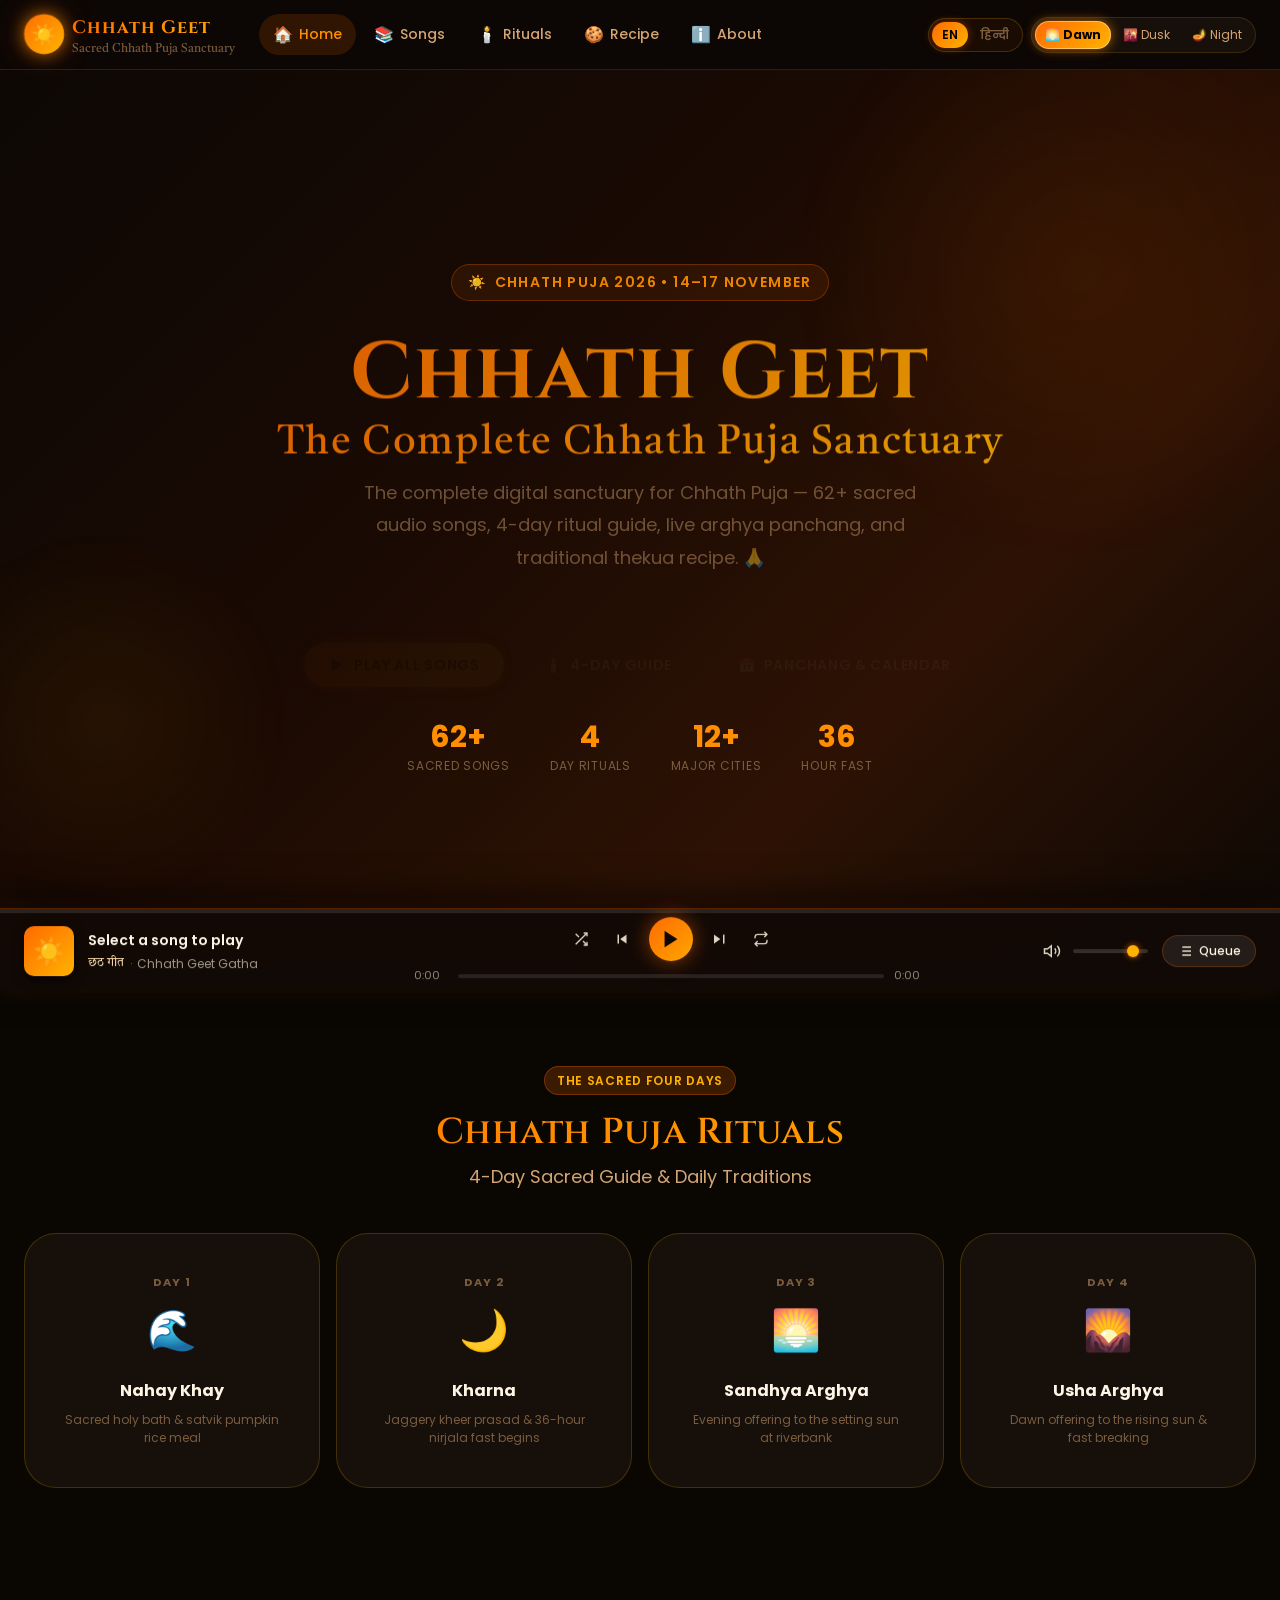
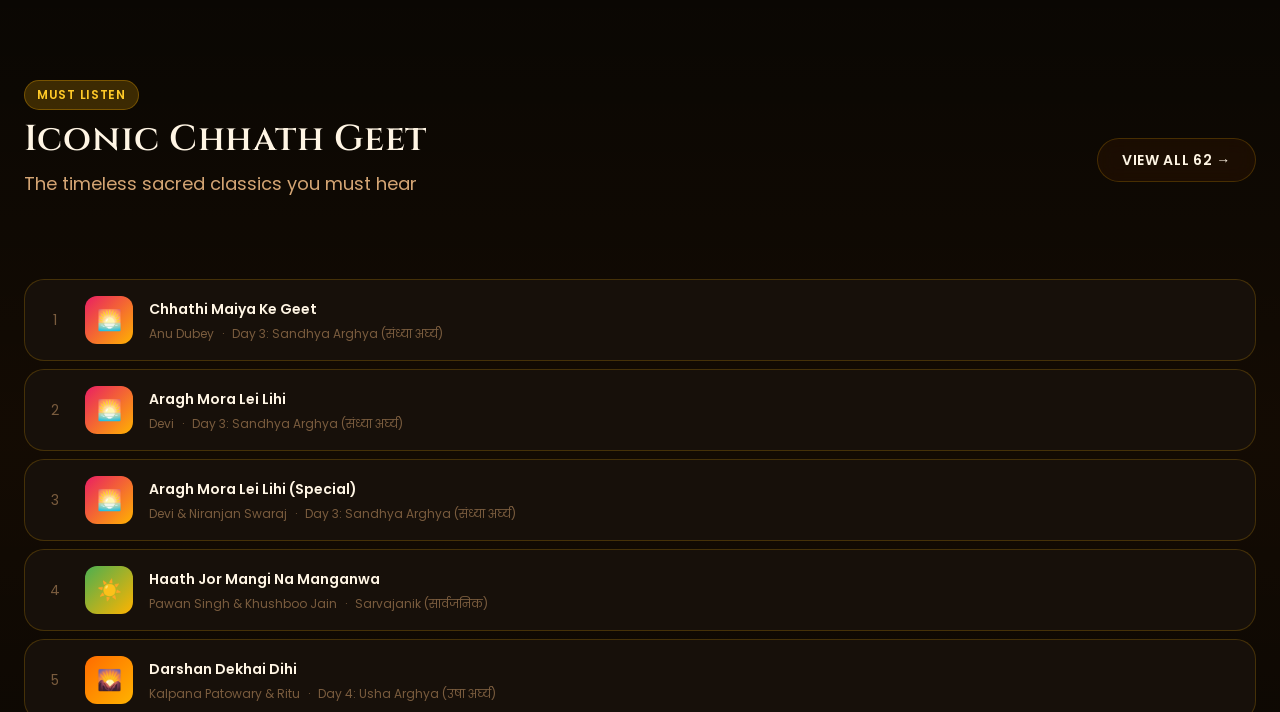
<file: index.html>
<!DOCTYPE html>
<html lang="en">
<head>
  <meta charset="UTF-8" />
  <meta http-equiv="refresh" content="0; url=home.html" />
  <meta name="viewport" content="width=device-width, initial-scale=1.0" />
  <title>Redirecting to Chhath Geet...</title>
  <style>
    body {
      margin: 0;
      padding: 0;
      background: #0D0805;
      color: #FFF5E4;
      font-family: -apple-system, BlinkMacSystemFont, 'Segoe UI', sans-serif;
      display: flex;
      align-items: center;
      justify-content: center;
      height: 100vh;
      text-align: center;
    }
    .loader {
      animation: pulse 1.5s ease-in-out infinite;
    }
    @keyframes pulse {
      0%, 100% { opacity: 0.6; }
      50% { opacity: 1; }
    }
  </style>
</head>
<body>
  <div class="loader">
    <div style="font-size: 4rem; margin-bottom: 20px;">☀️</div>
    <h1 style="font-size: 2rem; margin: 0 0 10px 0;">Chhath Geet</h1>
    <p style="color: #D4A574; margin: 0;">Redirecting to homepage...</p>
  </div>
  <script>
    // Fallback if meta refresh doesn't work
    setTimeout(() => {
      window.location.href = 'home.html';
    }, 100);
  </script>
</body>
</html>
</file>
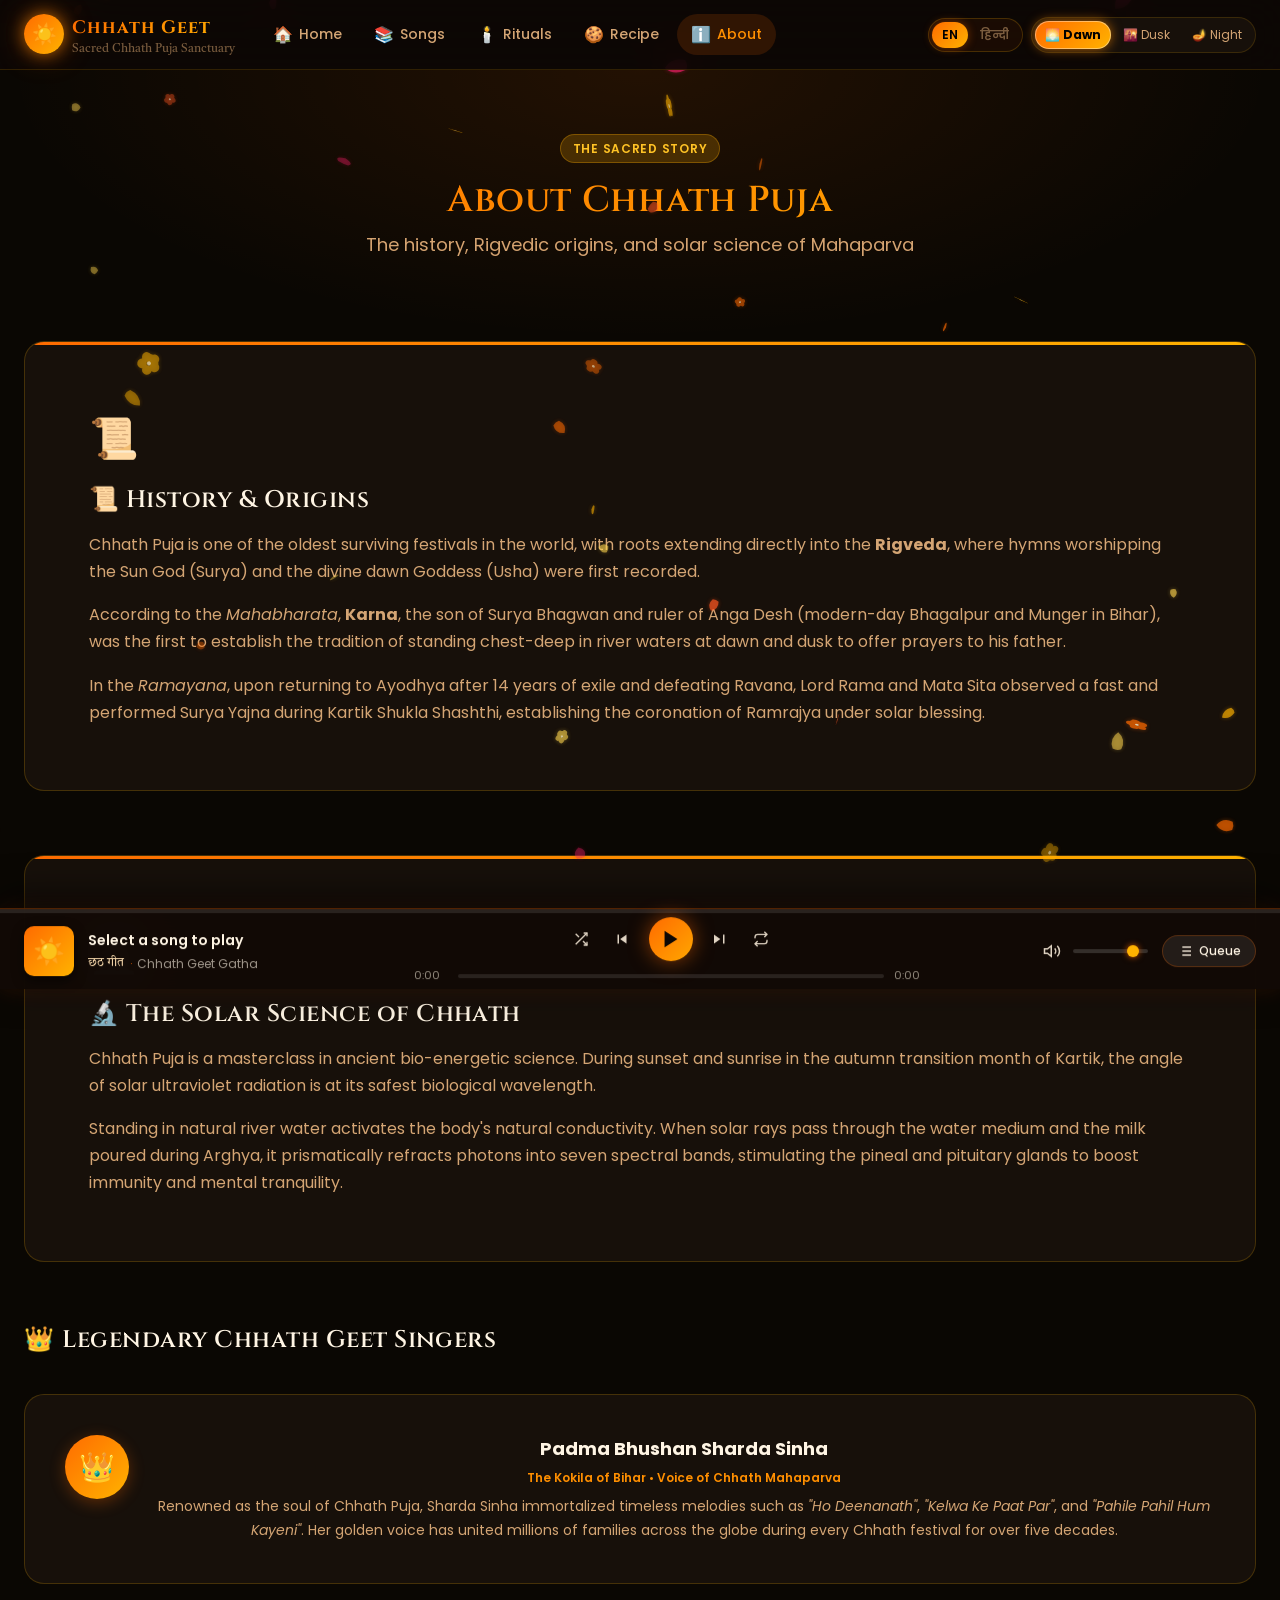
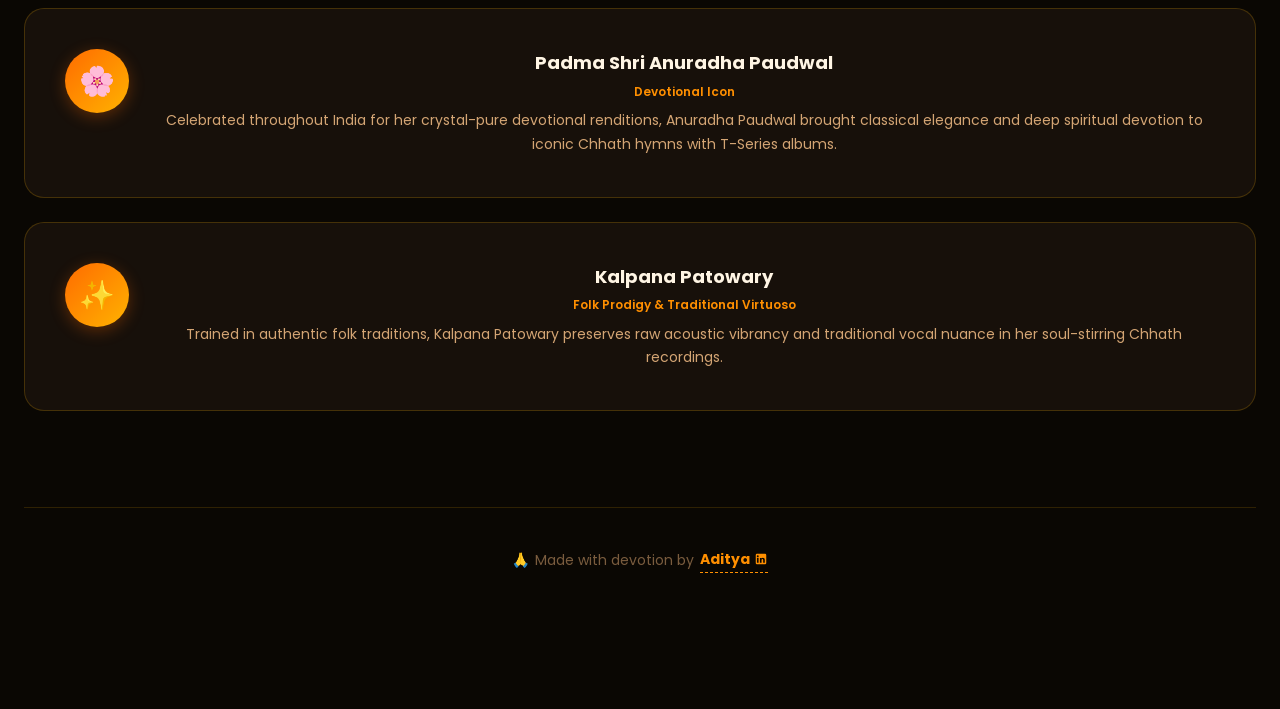
<file: about.html>
<!DOCTYPE html>
<html lang="en" data-theme="usha" data-lang="en">
<head>
  <meta charset="UTF-8" />
  <meta name="viewport" content="width=device-width, initial-scale=1.0" />
  <meta name="description" content="Discover the Vedic history, Mahabharata and Ramayana origins, solar bio-energetic science, and legendary singers of Chhath Puja." />
  <title>About — Chhath Geet</title>
  
  <link rel="icon" href="data:image/svg+xml,<svg xmlns='http://www.w3.org/2000/svg' viewBox='0 0 100 100'><text y='.9em' font-size='90'>☀️</text></svg>" />
  
  <link rel="stylesheet" href="css/index.css" />
  <link rel="stylesheet" href="css/components.css" />
  <link rel="stylesheet" href="css/responsive.css" />
  
  <style>
    .story-card {
      padding: var(--space-2xl);
      background: var(--bg-card);
      border: 1px solid var(--border-card);
      border-radius: var(--radius-lg);
      margin-bottom: var(--space-2xl);
      position: relative;
      overflow: hidden;
    }
    
    .story-card::before {
      content: '';
      position: absolute;
      top: 0;
      left: 0;
      right: 0;
      height: 3px;
      background: var(--grad-saffron);
    }
    
    .story-icon {
      font-size: 2.5rem;
      margin-bottom: var(--space-md);
    }
    
    .singer-card {
      display: flex;
      gap: var(--space-lg);
      padding: var(--space-xl);
      background: var(--bg-card);
      border: 1px solid var(--border-card);
      border-radius: var(--radius-lg);
      margin-bottom: var(--space-lg);
      align-items: flex-start;
    }
    
    .singer-avatar {
      width: 64px;
      height: 64px;
      border-radius: 50%;
      background: var(--grad-saffron);
      display: flex;
      align-items: center;
      justify-content: center;
      font-size: 1.8rem;
      flex-shrink: 0;
      box-shadow: 0 4px 16px rgba(255,107,0,0.3);
    }
    
    .singer-name {
      font-size: var(--text-lg);
      font-weight: 700;
      margin-bottom: 4px;
      color: var(--text-primary);
    }
    
    .singer-title {
      font-size: var(--text-xs);
      color: var(--saffron);
      font-weight: 600;
      margin-bottom: 8px;
    }
    
    .singer-bio {
      font-size: var(--text-sm);
      color: var(--text-secondary);
      line-height: 1.7;
    }
  </style>
</head>
<body>
  <!-- Navbar -->
  <nav id="navbar">
    <a href="home.html" class="nav-logo">
      <div class="nav-logo-icon">☀️</div>
      <div>
        <div class="nav-logo-text" data-i18n="nav.brand">Chhath Geet</div>
        <span class="nav-logo-sub" data-i18n="nav.brand_sub">Sacred Chhath Puja Sanctuary</span>
      </div>
    </a>
    
    <div class="nav-links">
      <a href="home.html" class="nav-link">
        <span class="nav-icon">🏠</span> <span data-i18n="nav.home">Home</span>
      </a>
      <a href="songs.html" class="nav-link">
        <span class="nav-icon">📚</span> <span data-i18n="nav.songs">Songs</span>
      </a>
      <a href="rituals.html" class="nav-link">
        <span class="nav-icon">🕯️</span> <span data-i18n="nav.rituals">Rituals</span>
      </a>
      <a href="recipe.html" class="nav-link">
        <span class="nav-icon">🍪</span> <span data-i18n="nav.recipe">Recipe</span>
      </a>
      <a href="about.html" class="nav-link active">
        <span class="nav-icon">ℹ️</span> <span data-i18n="nav.about">About</span>
      </a>
    </div>
    
    <div class="nav-actions">
      <!-- Language Switcher -->
      <div class="lang-switcher">
        <button class="lang-btn active" data-lang="en">EN</button>
        <button class="lang-btn" data-lang="hi">हिन्दी</button>
      </div>

      <!-- Theme Switcher -->
      <div class="theme-switcher">
        <button class="theme-btn" data-theme="usha" data-i18n="nav.theme_usha">🌅 Dawn</button>
        <button class="theme-btn" data-theme="sandhya" data-i18n="nav.theme_sandhya">🌇 Dusk</button>
        <button class="theme-btn" data-theme="kosi" data-i18n="nav.theme_kosi">🪔 Night</button>
      </div>
      <div class="nav-hamburger" id="nav-hamburger">
        <span></span><span></span><span></span>
      </div>
    </div>
  </nav>

  <!-- Mobile Drawer -->
  <div class="nav-drawer" id="nav-drawer">
    <a href="home.html" class="nav-link"><span class="nav-icon">🏠</span> <span data-i18n="nav.home">Home</span></a>
    <a href="songs.html" class="nav-link"><span class="nav-icon">📚</span> <span data-i18n="nav.songs">Songs</span></a>
    <a href="rituals.html" class="nav-link"><span class="nav-icon">🕯️</span> <span data-i18n="nav.rituals">Rituals</span></a>
    <a href="recipe.html" class="nav-link"><span class="nav-icon">🍪</span> <span data-i18n="nav.recipe">Recipe</span></a>
    <a href="about.html" class="nav-link active"><span class="nav-icon">ℹ️</span> <span data-i18n="nav.about">About</span></a>
    
    <div style="display:flex;gap:10px;justify-content:center;margin-top:var(--space-md)">
      <div class="lang-switcher">
        <button class="lang-btn active" data-lang="en">EN</button>
        <button class="lang-btn" data-lang="hi">हिन्दी</button>
      </div>
    </div>

    <div class="drawer-theme-section">
      <div class="drawer-section-title">
        <span>🎨</span> <span data-i18n="nav.theme_title">Choose Theme:</span>
      </div>
      <div class="theme-switcher">
        <button class="theme-btn" data-theme="usha" data-i18n="nav.theme_usha">🌅 Dawn</button>
        <button class="theme-btn" data-theme="sandhya" data-i18n="nav.theme_sandhya">🌇 Dusk</button>
        <button class="theme-btn" data-theme="kosi" data-i18n="nav.theme_kosi">🪔 Night</button>
      </div>
    </div>
  </div>

  <!-- Main Content -->
  <main id="app">
    <div class="page-header">
      <div class="page-header-bg"></div>
      <div class="container">
        <div class="badge badge-gold" style="margin-bottom:var(--space-md)" data-i18n="about.badge">The Sacred Story</div>
        <h1 class="section-title gradient-text" data-i18n="about.title">About Chhath Puja</h1>
        <p class="section-subtitle" data-i18n="about.sub">
          The history, Vedic origins, and solar science of Mahaparva
        </p>
      </div>
    </div>

    <div class="container" style="padding-bottom:var(--space-3xl)">
      <!-- History & Origins -->
      <div class="story-card">
        <div class="story-icon">📜</div>
        <h2 style="font-size:var(--text-2xl);margin-bottom:var(--space-md)" data-i18n="about.history_title">History & Origins</h2>
        
        <div class="lang-en">
          <div style="font-size:var(--text-base);color:var(--text-secondary);line-height:1.9;display:flex;flex-direction:column;gap:var(--space-md)">
            <p>
              Chhath Puja is one of the oldest surviving festivals in the world, with roots extending directly into the <strong>Rigveda</strong>, where hymns worshipping the Sun God (Surya) and the divine dawn Goddess (Usha) were first recorded.
            </p>
            <p>
              According to the <em>Mahabharata</em>, <strong>Karna</strong>, the son of Surya Bhagwan and ruler of Anga Desh (modern-day Bhagalpur and Munger in Bihar), was the first to establish the tradition of standing chest-deep in river waters at dawn and dusk to offer prayers to his father.
            </p>
            <p>
              In the <em>Ramayana</em>, upon returning to Ayodhya after 14 years of exile and defeating Ravana, Lord Rama and Mata Sita observed a fast and performed Surya Yajna during Kartik Shukla Shashthi, establishing the coronation of Ramrajya under solar blessing.
            </p>
          </div>
        </div>

        <div class="lang-hi">
          <div style="font-size:var(--text-base);color:var(--text-secondary);line-height:1.9;display:flex;flex-direction:column;gap:var(--space-md)">
            <p>
              छठ पूजा विश्व के प्राचीनतम जीवित महापर्वों में से एक है, जिसके मूल <strong>ऋग्वेद</strong> के पावन मन्त्रों से जुड़े हैं, जहां प्रत्यक्ष देव सूर्य एवं उषा देवी की आराधना की महिमा वर्णित है।
            </p>
            <p>
              <em>महाभारत</em> के अनुसार, सूर्यपुत्र अंगराज <strong>कर्ण</strong> (वर्तमान मुंगेर व भागलपुर, बिहार) ने सूर्यदेव की आराधना हेतु जल में खड़े होकर अर्घ्य दान देने की परंपरा आरंभ की थी।
            </p>
            <p>
              <em>रामायण</em> के अनुसार, 14 वर्ष के वनवास के बाद अयोध्या वापसी पर प्रभु श्रीराम और माता सीता ने कार्तिक मास के शुक्ल पक्ष की षष्ठी तिथि को सूर्यदेव की विधिवत उपासना कर रामराज्य की स्थापना का आशीष प्राप्त किया था।
            </p>
          </div>
        </div>
      </div>

      <!-- Solar Science -->
      <div class="story-card">
        <div class="story-icon">🔬</div>
        <h2 style="font-size:var(--text-2xl);margin-bottom:var(--space-md)" data-i18n="about.science_title">The Solar Science of Chhath</h2>
        
        <div class="lang-en">
          <div style="font-size:var(--text-base);color:var(--text-secondary);line-height:1.9;display:flex;flex-direction:column;gap:var(--space-md)">
            <p>
              Chhath Puja is a masterclass in ancient bio-energetic science. During sunset and sunrise in the autumn transition month of Kartik, the angle of solar ultraviolet radiation is at its safest biological wavelength.
            </p>
            <p>
              Standing in natural river water activates the body's natural conductivity. When solar rays pass through the water medium and the milk poured during Arghya, it prismatically refracts photons into seven spectral bands, stimulating the pineal and pituitary glands to boost immunity and mental tranquility.
            </p>
          </div>
        </div>

        <div class="lang-hi">
          <div style="font-size:var(--text-base);color:var(--text-secondary);line-height:1.9;display:flex;flex-direction:column;gap:var(--space-md)">
            <p>
              छठ पूजा प्राचीन सौर जैव-ऊर्जा विज्ञान का अनुपम उदाहरण है। कार्तिक मास के शरद संक्रमण काल में सूर्यास्त और सूर्योदय के समय पराबैंगनी किरणों (UV rays) की तीव्रता मानव शरीर के लिए सर्वाधिक अनुकूल होती है।
            </p>
            <p>
              नदी के बहते जल में खड़े होने से शरीर की विद्युत चालकता सक्रिय होती है। अर्घ्य के दौरान गिरते दूध और जल की धार से सूर्य की किरणें सात रंगों में विभक्त होकर पीनियल व पिट्यूटरी ग्रंथि को उत्तेजित करती हैं, जिससे मानसिक शांति और रोग प्रतिरोधक क्षमता बढ़ती है।
            </p>
          </div>
        </div>
      </div>

      <!-- Legendary Singers -->
      <div style="margin-bottom:var(--space-2xl)">
        <h2 style="font-size:var(--text-2xl);margin-bottom:var(--space-xl);display:flex;align-items:center;gap:8px">
          <span>👑</span> <span data-i18n="about.singers_title">Legendary Chhath Geet Singers</span>
        </h2>

        <!-- Sharda Sinha -->
        <div class="singer-card">
          <div class="singer-avatar">👑</div>
          <div style="flex:1">
            <div class="lang-en">
              <div class="singer-name">Padma Bhushan Sharda Sinha</div>
              <div class="singer-title">The Kokila of Bihar • Voice of Chhath Mahaparva</div>
              <div class="singer-bio">
                Renowned as the soul of Chhath Puja, Sharda Sinha immortalized timeless melodies such as <em>"Ho Deenanath"</em>, <em>"Kelwa Ke Paat Par"</em>, and <em>"Pahile Pahil Hum Kayeni"</em>. Her golden voice has united millions of families across the globe during every Chhath festival for over five decades.
              </div>
            </div>
            <div class="lang-hi">
              <div class="singer-name">पद्म भूषण शारदा सिन्हा</div>
              <div class="singer-title">बिहार कोकिला • छठ महापर्व की अमर आवाज़</div>
              <div class="singer-bio">
                छठ पूजा की आत्मा मानी जाने वाली शारदा सिन्हा ने <em>"हो दीनानाथ"</em>, <em>"केलवा के पात पर"</em> और <em>"पहिले पहिल हम कयनी"</em> जैसे कालजयी गीतों को अमर बना दिया। उनकी दिव्य आवाज़ 5 दशकों से हर छठ पर्व पर करोड़ों परिवारों को श्रद्धा सूत्र में बांधे हुए है।
              </div>
            </div>
          </div>
        </div>

        <!-- Anuradha Paudwal -->
        <div class="singer-card">
          <div class="singer-avatar">🌸</div>
          <div style="flex:1">
            <div class="lang-en">
              <div class="singer-name">Padma Shri Anuradha Paudwal</div>
              <div class="singer-title">Devotional Icon</div>
              <div class="singer-bio">
                Celebrated throughout India for her crystal-pure devotional renditions, Anuradha Paudwal brought classical elegance and deep spiritual devotion to iconic Chhath hymns with T-Series albums.
              </div>
            </div>
            <div class="lang-hi">
              <div class="singer-name">पद्म श्री अनुराधा पौडवाल</div>
              <div class="singer-title">प्रख्यात भक्ति संगीत साधिका</div>
              <div class="singer-bio">
                अपनी सुरीली और भावपूर्ण गायकी से विख्यात अनुराधा पौडवाल ने टी-सीरीज़ के माध्यम से छठ भजनों को शास्त्रीय गरिमा और घर-घर तक पहुंचाया।
              </div>
            </div>
          </div>
        </div>

        <!-- Kalpana Patowary -->
        <div class="singer-card">
          <div class="singer-avatar">✨</div>
          <div style="flex:1">
            <div class="lang-en">
              <div class="singer-name">Kalpana Patowary</div>
              <div class="singer-title">Folk Prodigy & Traditional Virtuoso</div>
              <div class="singer-bio">
                Trained in authentic folk traditions, Kalpana Patowary preserves raw acoustic vibrancy and traditional vocal nuance in her soul-stirring Chhath recordings.
              </div>
            </div>
            <div class="lang-hi">
              <div class="singer-name">कल्पना पटोवारी</div>
              <div class="singer-title">लोक संगीत साधिका एवं पारंपरिक गायिका</div>
              <div class="singer-bio">
                लोक संगीत में पारंगत कल्पना पटोवारी ने पारंपरिक भोजपुरी छठ गीतों को अपनी सशक्त और भावमयी आवाज़ से नया आयाम दिया है।
              </div>
            </div>
          </div>
        </div>
      </div>

      <!-- Devotion Footer -->
      <footer style="margin-top:var(--space-3xl);padding:var(--space-xl) 0;text-align:center;border-top:1px solid var(--border-subtle)">
        <div style="font-size:var(--text-sm);color:var(--text-muted);display:flex;align-items:center;justify-content:center;gap:6px;flex-wrap:wrap">
          <span>🙏</span>
          <span class="lang-en">Made with devotion by</span>
          <span class="lang-hi">अगाध श्रद्धा एवं भक्ति से निर्मित —</span>
          <a href="https://www.linkedin.com/in/aditya-raj-767822271/" target="_blank" rel="noopener noreferrer" style="color:var(--saffron);text-decoration:none;font-weight:700;display:inline-flex;align-items:center;gap:4px;border-bottom:1px dashed var(--saffron);padding-bottom:1px">
            <span>Aditya</span>
            <svg width="14" height="14" viewBox="0 0 24 24" fill="currentColor"><path d="M19 3a2 2 0 0 1 2 2v14a2 2 0 0 1-2 2H5a2 2 0 0 1-2-2V5a2 2 0 0 1 2-2h14m-.5 15.5v-5.3a3.26 3.26 0 0 0-3.26-3.26c-.85 0-1.84.52-2.28 1.3v-1.11h-2.79v8.37h2.79v-4.93c0-.77.62-1.4 1.39-1.4a1.4 1.4 0 0 1 1.4 1.4v4.93h2.75M6.46 8.76a1.65 1.65 0 1 0 0-3.3 1.65 1.65 0 0 0 0 3.3m1.4 9.74V9.93H5.06v8.57h2.8z"/></svg>
          </a>
        </div>
      </footer>
    </div>
  </main>

  <!-- Shared JS -->
  <script src="js/songs-db.js"></script>
  <script src="js/audio-player.js"></script>
  <script src="js/i18n.js"></script>
  <script src="js/petals.js"></script>

  <script>
    // Theme switcher
    document.querySelectorAll('.theme-btn').forEach(btn => {
      btn.addEventListener('click', () => {
        const theme = btn.dataset.theme;
        document.documentElement.setAttribute('data-theme', theme);
        document.querySelectorAll('.theme-btn').forEach(b => b.classList.remove('active'));
        btn.classList.add('active');
        localStorage.setItem('cg_theme', theme);
      });
    });
    
    const savedTheme = localStorage.getItem('cg_theme') || 'usha';
    document.documentElement.setAttribute('data-theme', savedTheme);
    document.querySelectorAll('.theme-btn').forEach(b => b.classList.remove('active'));
    document.querySelectorAll(`[data-theme="${savedTheme}"]`).forEach(b => b.classList.add('active'));

    // Hamburger toggle
    const hamburger = document.getElementById('nav-hamburger');
    const drawer = document.getElementById('nav-drawer');
    if (hamburger && drawer) {
      hamburger.addEventListener('click', () => {
        hamburger.classList.toggle('open');
        drawer.classList.toggle('open');
      });
    }
  </script>
</body>
</html>
</file>
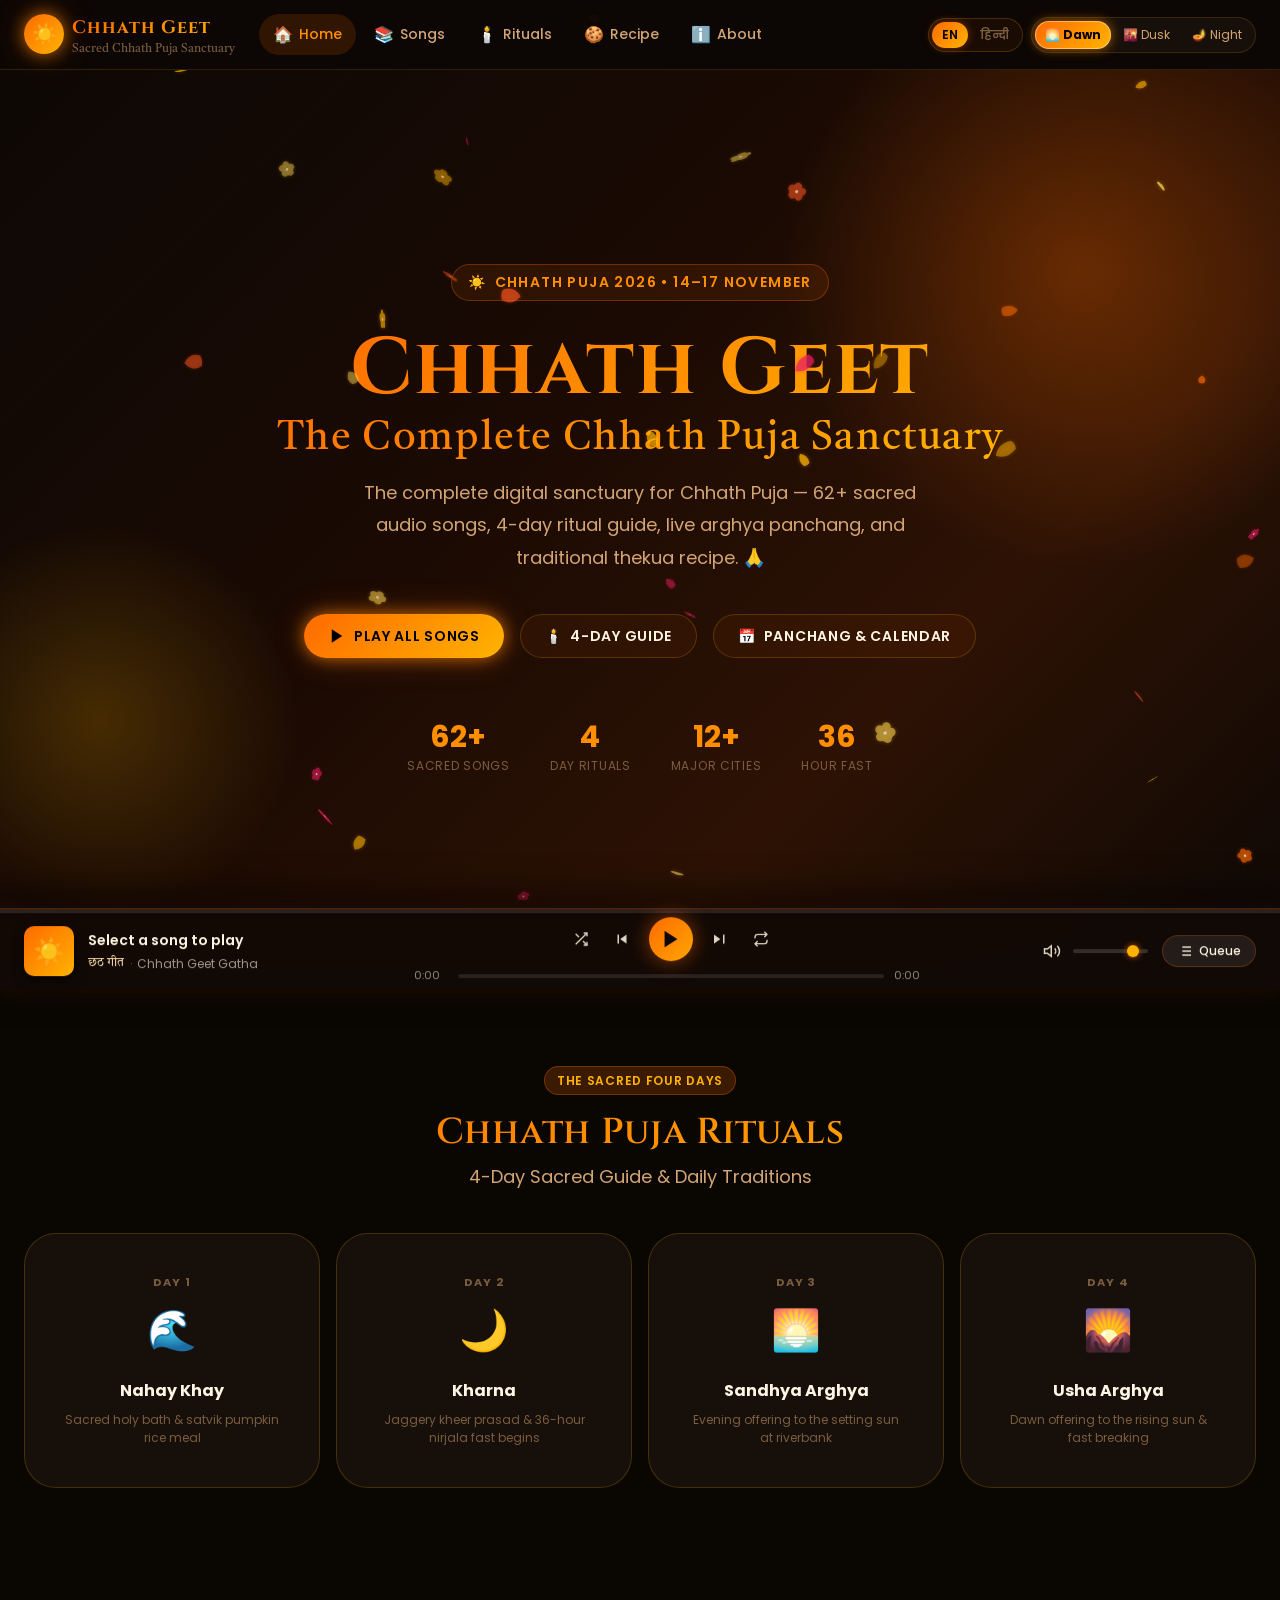
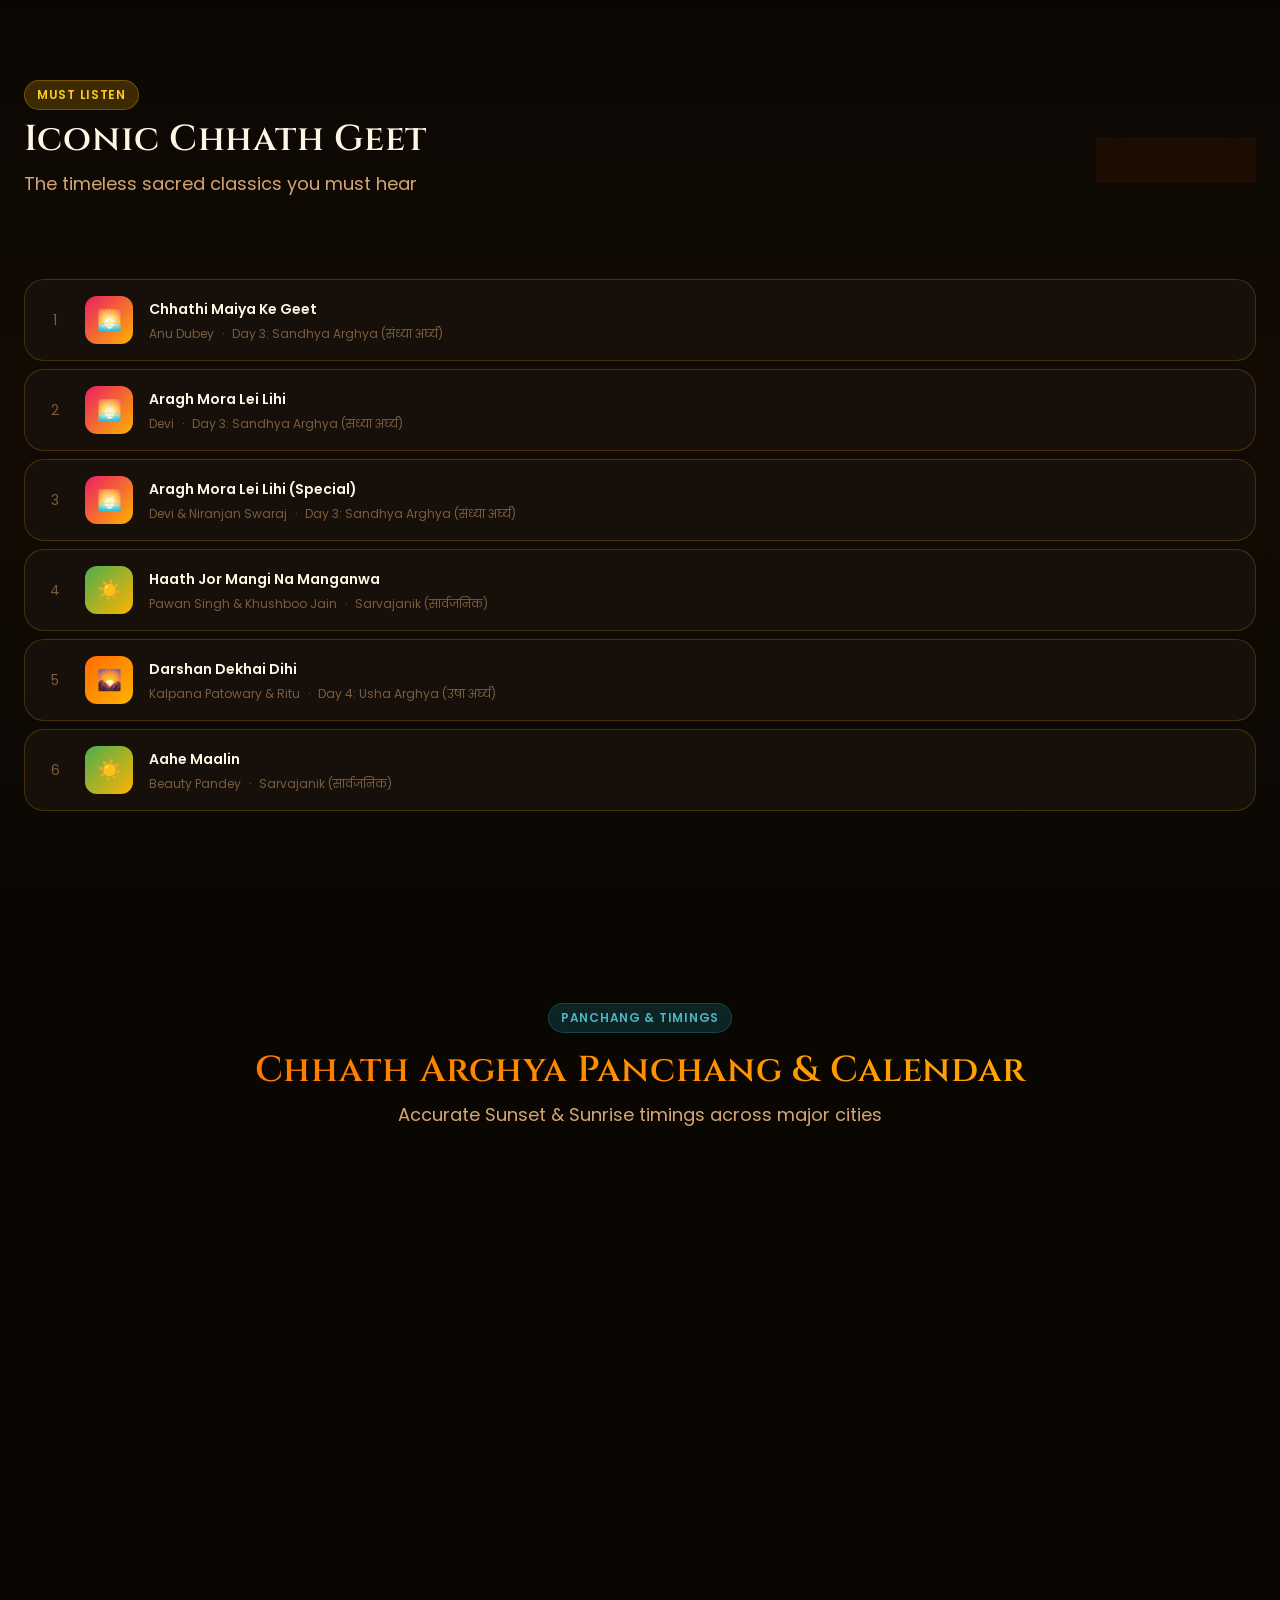
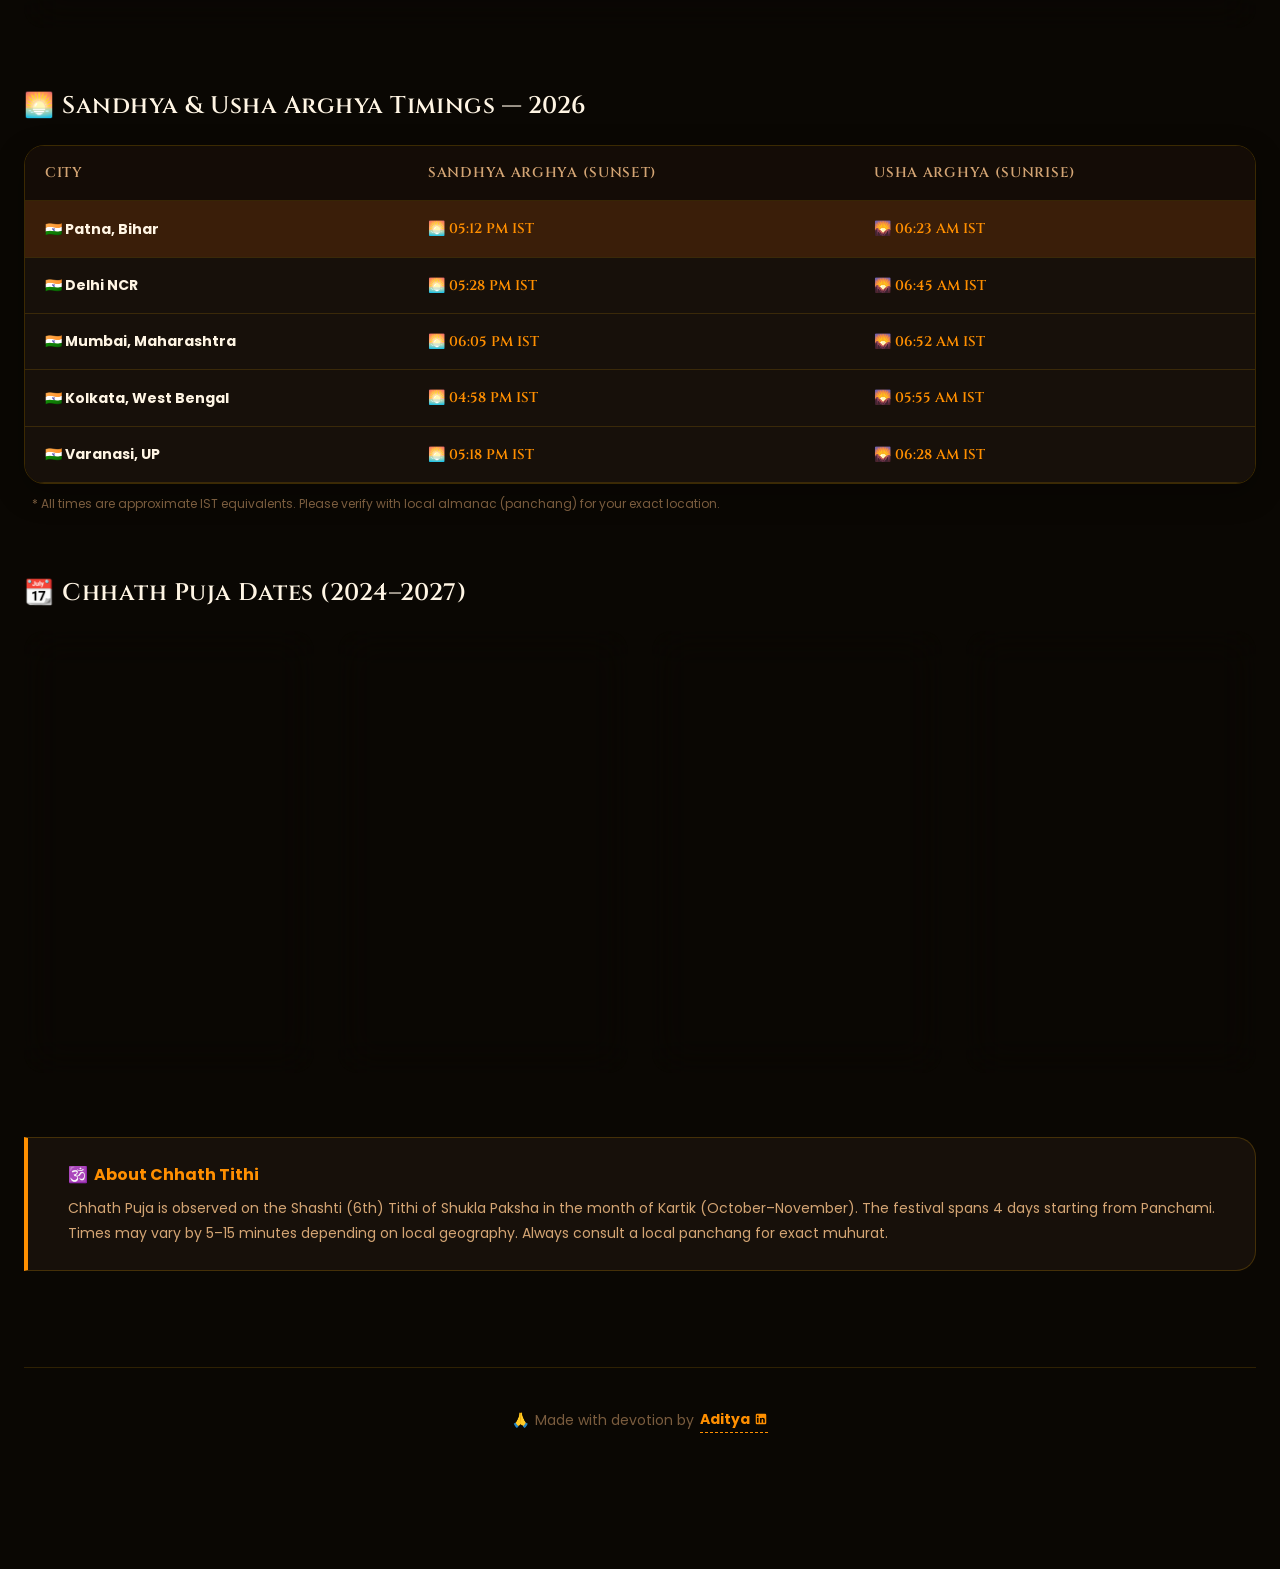
<file: home.html>
<!DOCTYPE html>
<html lang="en" data-theme="usha" data-lang="en">
<head>
  <meta charset="UTF-8" />
  <meta name="viewport" content="width=device-width, initial-scale=1.0" />
  <meta name="description" content="Chhath Geet — The complete digital sanctuary for Chhath Puja with 62+ sacred audio songs, 4-day ritual guide, panchang calendar 2024–2027, and thekua recipe." />
  <title>Home — Chhath Geet</title>
  
  <!-- Favicon -->
  <link rel="icon" href="data:image/svg+xml,<svg xmlns='http://www.w3.org/2000/svg' viewBox='0 0 100 100'><text y='.9em' font-size='90'>☀️</text></svg>" />
  
  <!-- Styles -->
  <link rel="stylesheet" href="css/index.css" />
  <link rel="stylesheet" href="css/components.css" />
  <link rel="stylesheet" href="css/responsive.css" />

  <style>
    /* Countdown & Panchang Table Styles */
    .countdown-display {
      display: flex;
      gap: var(--space-lg);
      justify-content: center;
      margin: var(--space-xl) 0;
      flex-wrap: wrap;
    }
    
    .countdown-unit {
      text-align: center;
      min-width: 75px;
      padding: 12px 16px;
      background: rgba(255, 107, 0, 0.08);
      border: 1px solid rgba(255, 107, 0, 0.2);
      border-radius: var(--radius-md);
    }
    
    .countdown-num {
      font-size: var(--text-4xl);
      font-weight: 700;
      color: var(--saffron);
      font-family: 'Crimson Pro', serif;
      line-height: 1;
      margin-bottom: 6px;
      text-shadow: 0 0 15px rgba(255, 107, 0, 0.4);
    }
    
    .countdown-label {
      font-size: var(--text-xs);
      color: var(--text-muted);
      text-transform: uppercase;
      letter-spacing: 0.08em;
    }
    
    .panchang-table {
      width: 100%;
      background: var(--bg-card);
      border-collapse: collapse;
    }
    
    .panchang-table thead {
      background: var(--bg-secondary);
    }
    
    .panchang-table th,
    .panchang-table td {
      padding: 16px 20px;
      text-align: left;
      border-bottom: 1px solid var(--border-subtle);
    }
    
    .panchang-table th {
      font-size: var(--text-sm);
      font-weight: 600;
      color: var(--text-secondary);
      text-transform: uppercase;
      letter-spacing: 0.05em;
    }
    
    .panchang-table td {
      font-size: var(--text-sm);
      color: var(--text-primary);
    }
    
    .panchang-table tr:hover td {
      background: rgba(255, 107, 0, 0.04);
    }
    
    .time-val {
      color: var(--saffron);
      font-weight: 600;
      font-family: var(--font-primary);
    }

    .city-select {
      background: var(--bg-card);
      border: 1px solid var(--border-card);
      color: var(--text-primary);
      padding: 8px 16px;
      border-radius: var(--radius-full);
      font-size: var(--text-sm);
      cursor: pointer;
      outline: none;
      transition: border-color 0.2s;
    }

    .city-select:focus {
      border-color: var(--saffron);
    }
  </style>
</head>
<body>
  <!-- Navbar -->
  <nav id="navbar">
    <a href="home.html" class="nav-logo">
      <div class="nav-logo-icon">☀️</div>
      <div>
        <div class="nav-logo-text" data-i18n="nav.brand">Chhath Geet</div>
        <span class="nav-logo-sub" data-i18n="nav.brand_sub">Sacred Chhath Puja Sanctuary</span>
      </div>
    </a>
    
    <div class="nav-links">
      <a href="home.html" class="nav-link active">
        <span class="nav-icon">🏠</span> <span data-i18n="nav.home">Home</span>
      </a>
      <a href="songs.html" class="nav-link">
        <span class="nav-icon">📚</span> <span data-i18n="nav.songs">Songs</span>
      </a>
      <a href="rituals.html" class="nav-link">
        <span class="nav-icon">🕯️</span> <span data-i18n="nav.rituals">Rituals</span>
      </a>
      <a href="recipe.html" class="nav-link">
        <span class="nav-icon">🍪</span> <span data-i18n="nav.recipe">Recipe</span>
      </a>
      <a href="about.html" class="nav-link">
        <span class="nav-icon">ℹ️</span> <span data-i18n="nav.about">About</span>
      </a>
    </div>
    
    <div class="nav-actions">
      <!-- Language Switcher -->
      <div class="lang-switcher">
        <button class="lang-btn active" data-lang="en">EN</button>
        <button class="lang-btn" data-lang="hi">हिन्दी</button>
      </div>

      <!-- Theme Switcher -->
      <div class="theme-switcher">
        <button class="theme-btn" data-theme="usha" data-i18n="nav.theme_usha">🌅 Dawn</button>
        <button class="theme-btn" data-theme="sandhya" data-i18n="nav.theme_sandhya">🌇 Dusk</button>
        <button class="theme-btn" data-theme="kosi" data-i18n="nav.theme_kosi">🪔 Night</button>
      </div>
      <div class="nav-hamburger" id="nav-hamburger">
        <span></span><span></span><span></span>
      </div>
    </div>
  </nav>

  <!-- Mobile Drawer -->
  <div class="nav-drawer" id="nav-drawer">
    <a href="home.html" class="nav-link active"><span class="nav-icon">🏠</span> <span data-i18n="nav.home">Home</span></a>
    <a href="songs.html" class="nav-link"><span class="nav-icon">📚</span> <span data-i18n="nav.songs">Songs</span></a>
    <a href="rituals.html" class="nav-link"><span class="nav-icon">🕯️</span> <span data-i18n="nav.rituals">Rituals</span></a>
    <a href="recipe.html" class="nav-link"><span class="nav-icon">🍪</span> <span data-i18n="nav.recipe">Recipe</span></a>
    <a href="about.html" class="nav-link"><span class="nav-icon">ℹ️</span> <span data-i18n="nav.about">About</span></a>
    
    <div style="display:flex;gap:10px;justify-content:center;margin-top:var(--space-md)">
      <div class="lang-switcher">
        <button class="lang-btn active" data-lang="en">EN</button>
        <button class="lang-btn" data-lang="hi">हिन्दी</button>
      </div>
    </div>

    <div class="drawer-theme-section">
      <div class="drawer-section-title">
        <span>🎨</span> <span data-i18n="nav.theme_title">Choose Theme:</span>
      </div>
      <div class="theme-switcher">
        <button class="theme-btn" data-theme="usha" data-i18n="nav.theme_usha">🌅 Dawn</button>
        <button class="theme-btn" data-theme="sandhya" data-i18n="nav.theme_sandhya">🌇 Dusk</button>
        <button class="theme-btn" data-theme="kosi" data-i18n="nav.theme_kosi">🪔 Night</button>
      </div>
    </div>
  </div>

  <!-- Main Content -->
  <main id="app">
    <!-- Hero Section -->
    <section class="hero" id="home-hero" style="padding-top:0">
      <div class="hero-bg"></div>
      <div class="hero-orb-1"></div>
      <div class="hero-orb-2"></div>

      <div class="hero-content">
        <div class="hero-eyebrow animate-fade-in">
          <span>☀️</span>
          <span data-i18n="home.eyebrow">Chhath Puja 2026 • 14–17 November</span>
        </div>

        <h1 class="hero-title gradient-text animate-fade-up">
          <span data-i18n="home.title">Chhath Geet</span>
          <span class="hero-title-hi" style="display:block;font-size:0.5em;margin-top:4px" data-i18n="home.title_sub">The Complete Chhath Puja Sanctuary</span>
        </h1>

        <p class="hero-desc animate-fade-in" style="animation-delay:0.2s" data-i18n="home.desc">
          The complete digital sanctuary for Chhath Puja — 62+ sacred audio songs, 4-day ritual guide,
          live arghya panchang, and traditional thekua recipe. 🙏
        </p>

        <div class="hero-actions animate-fade-up" style="animation-delay:0.3s">
          <a href="songs.html" class="btn btn-primary">
            <svg width="18" height="18" viewBox="0 0 24 24" fill="currentColor"><polygon points="5 3 19 12 5 21 5 3"/></svg>
            <span data-i18n="home.btn_play_all">Play All Songs</span>
          </a>
          <a href="rituals.html" class="btn btn-secondary">
            <span>🕯️</span> <span data-i18n="home.btn_guide">4-Day Guide</span>
          </a>
          <a href="#panchang-section" class="btn btn-secondary">
            <span>📅</span> <span data-i18n="home.btn_panchang">Panchang & Calendar</span>
          </a>
        </div>

        <div class="hero-stats animate-fade-in" style="animation-delay:0.5s">
          <div class="hero-stat">
            <div class="hero-stat-num">62+</div>
            <div class="hero-stat-label" data-i18n="home.stat_songs">Sacred Songs</div>
          </div>
          <div class="hero-stat">
            <div class="hero-stat-num">4</div>
            <div class="hero-stat-label" data-i18n="home.stat_rituals">Day Rituals</div>
          </div>
          <div class="hero-stat">
            <div class="hero-stat-num">12+</div>
            <div class="hero-stat-label" data-i18n="home.stat_cities">Major Cities</div>
          </div>
          <div class="hero-stat">
            <div class="hero-stat-num">36</div>
            <div class="hero-stat-label" data-i18n="home.stat_fast">Hour Fast</div>
          </div>
        </div>
      </div>
    </section>

    <!-- 4-Day Quick Cards -->
    <section class="section">
      <div class="container">
        <div class="text-center" style="margin-bottom:var(--space-xl)">
          <div class="badge badge-saffron" style="margin-bottom:var(--space-md)" data-i18n="home.vidhi_badge">The Sacred Four Days</div>
          <h2 class="section-title gradient-text" data-i18n="home.vidhi_title">Chhath Puja Rituals</h2>
          <p class="section-subtitle" data-i18n="home.vidhi_sub">4-Day Sacred Guide & Daily Traditions</p>
        </div>
        <div class="day-cards-grid">
          <a class="day-card" href="rituals.html?day=1" style="--card-color:#2196A6">
            <div class="day-card-num">Day 1</div>
            <span class="day-card-icon">🌊</span>
            <div class="day-card-name" data-i18n="day.day1_name">Nahay Khay</div>
            <p style="font-size:var(--text-xs);color:var(--text-muted);margin-top:8px;line-height:1.5" data-i18n="day.day1_desc">Sacred bath & single meal</p>
          </a>
          <a class="day-card" href="rituals.html?day=2" style="--card-color:#FF8F00">
            <div class="day-card-num">Day 2</div>
            <span class="day-card-icon">🌙</span>
            <div class="day-card-name" data-i18n="day.day2_name">Kharna</div>
            <p style="font-size:var(--text-xs);color:var(--text-muted);margin-top:8px;line-height:1.5" data-i18n="day.day2_desc">Jaggery kheer & nirjala fast begins</p>
          </a>
          <a class="day-card" href="rituals.html?day=3" style="--card-color:#E91E63">
            <div class="day-card-num">Day 3</div>
            <span class="day-card-icon">🌅</span>
            <div class="day-card-name" data-i18n="day.day3_name">Sandhya Arghya</div>
            <p style="font-size:var(--text-xs);color:var(--text-muted);margin-top:8px;line-height:1.5" data-i18n="day.day3_desc">Evening offering to setting sun</p>
          </a>
          <a class="day-card" href="rituals.html?day=4" style="--card-color:#FF6B00">
            <div class="day-card-num">Day 4</div>
            <span class="day-card-icon">🌄</span>
            <div class="day-card-name" data-i18n="day.day4_name">Usha Arghya</div>
            <p style="font-size:var(--text-xs);color:var(--text-muted);margin-top:8px;line-height:1.5" data-i18n="day.day4_desc">Dawn offering & fast breaking</p>
          </a>
        </div>
      </div>
    </section>

    <!-- Featured Songs -->
    <section class="section" style="background:linear-gradient(180deg, transparent, rgba(255,107,0,0.04), transparent)">
      <div class="container">
        <div class="flex items-center justify-between" style="margin-bottom:var(--space-xl)">
          <div>
            <div class="badge badge-gold" style="margin-bottom:var(--space-sm)" data-i18n="home.songs_badge">Must Listen</div>
            <h2 class="section-title" data-i18n="home.songs_title">Iconic Chhath Geet</h2>
            <p class="section-subtitle" data-i18n="home.songs_sub">The timeless sacred classics you must hear</p>
          </div>
          <a href="songs.html" class="btn btn-secondary" data-i18n="home.view_all_songs">View All 62 →</a>
        </div>

        <div class="songs-grid">
          <!-- Songs will be loaded here -->
          <p style="text-align:center;color:var(--text-muted);grid-column:1/-1">Loading featured songs...</p>
        </div>
      </div>
    </section>

    <!-- Panchang, Live Countdown & Multi-Year Calendar Section -->
    <section class="section" id="panchang-section">
      <div class="container">
        <div class="text-center" style="margin-bottom:var(--space-xl)">
          <div class="badge badge-blue" style="margin-bottom:var(--space-md)" data-i18n="panchang.badge">📅 Panchang & Timings</div>
          <h2 class="section-title gradient-text" data-i18n="panchang.title">Chhath Arghya Panchang & Calendar</h2>
          <p class="section-subtitle" data-i18n="panchang.sub">Accurate Sunset & Sunrise timings across major cities</p>
        </div>

        <!-- City Selector + Countdown -->
        <div class="glass-card" style="padding:var(--space-xl);margin-bottom:var(--space-2xl);text-align:center">
          <div style="display:flex;align-items:center;justify-content:center;gap:var(--space-md);margin-bottom:var(--space-xl);flex-wrap:wrap">
            <label for="city-select" style="font-size:var(--text-sm);color:var(--text-secondary);font-weight:500">
              🌏 <span data-i18n="panchang.select_city">Select City:</span>
            </label>
            <select id="city-select" class="city-select">
              <option value="patna">🇮🇳 Patna, Bihar</option>
              <option value="delhi">🇮🇳 Delhi NCR</option>
              <option value="mumbai">🇮🇳 Mumbai, Maharashtra</option>
              <option value="kolkata">🇮🇳 Kolkata, West Bengal</option>
              <option value="varanasi">🇮🇳 Varanasi, UP</option>
            </select>
          </div>

          <div style="margin-bottom:var(--space-lg)">
            <div style="font-size:var(--text-sm);color:var(--text-muted);margin-bottom:6px;text-transform:uppercase;letter-spacing:1px" data-i18n="panchang.next_arghya">Next Arghya</div>
            <div style="font-size:var(--text-3xl);font-weight:700;color:var(--text-primary)" data-i18n="panchang.next_arghya_title">🌄 Usha Arghya — Kartik 2026</div>
            <div id="city-label" style="font-size:var(--text-base);color:var(--saffron);margin-top:6px;font-weight:600">📍 Patna, Bihar</div>
          </div>

          <div class="countdown-display">
            <div class="countdown-unit">
              <div class="countdown-num" id="cd-days">90</div>
              <div class="countdown-label" data-i18n="panchang.days">Days</div>
            </div>
            <div class="countdown-unit">
              <div class="countdown-num" id="cd-hours">05</div>
              <div class="countdown-label" data-i18n="panchang.hours">Hours</div>
            </div>
            <div class="countdown-unit">
              <div class="countdown-num" id="cd-minutes">23</div>
              <div class="countdown-label" data-i18n="panchang.minutes">Minutes</div>
            </div>
            <div class="countdown-unit">
              <div class="countdown-num" id="cd-seconds">12</div>
              <div class="countdown-label" data-i18n="panchang.seconds">Seconds</div>
            </div>
          </div>

          <div id="next-arghya-time" style="margin-top:var(--space-lg);font-size:var(--text-sm);color:var(--text-secondary);font-weight:500">
            🌄 Usha Arghya at 06:23 AM IST on November 17, 2026
          </div>
        </div>

        <!-- City Timings for 2026 Table -->
        <div style="margin-bottom:var(--space-2xl)">
          <h3 style="font-size:var(--text-2xl);margin-bottom:var(--space-lg);display:flex;align-items:center;gap:8px">
            <span>🌅</span> <span data-i18n="panchang.timings_title">Sandhya & Usha Arghya Timings — 2026</span>
          </h3>
          <div style="overflow-x:auto;border-radius:var(--radius-lg);border:1px solid var(--border-card);box-shadow:0 10px 30px rgba(0,0,0,0.3)">
            <table class="panchang-table">
              <thead>
                <tr>
                  <th data-i18n="panchang.th_city">City</th>
                  <th data-i18n="panchang.th_sandhya">Sandhya Arghya (Sunset)</th>
                  <th data-i18n="panchang.th_usha">Usha Arghya (Sunrise)</th>
                </tr>
              </thead>
              <tbody>
                <tr id="row-patna" style="background:rgba(255, 107, 0, 0.12)">
                  <td>
                    <strong class="lang-en">🇮🇳 Patna, Bihar</strong>
                    <strong class="lang-hi">🇮🇳 पटना, बिहार</strong>
                  </td>
                  <td><span class="time-val">🌅 05:12 PM IST</span></td>
                  <td><span class="time-val">🌄 06:23 AM IST</span></td>
                </tr>
                <tr id="row-delhi">
                  <td>
                    <strong class="lang-en">🇮🇳 Delhi NCR</strong>
                    <strong class="lang-hi">🇮🇳 दिल्ली NCR</strong>
                  </td>
                  <td><span class="time-val">🌅 05:28 PM IST</span></td>
                  <td><span class="time-val">🌄 06:45 AM IST</span></td>
                </tr>
                <tr id="row-mumbai">
                  <td>
                    <strong class="lang-en">🇮🇳 Mumbai, Maharashtra</strong>
                    <strong class="lang-hi">🇮🇳 मुंबई, महाराष्ट्र</strong>
                  </td>
                  <td><span class="time-val">🌅 06:05 PM IST</span></td>
                  <td><span class="time-val">🌄 06:52 AM IST</span></td>
                </tr>
                <tr id="row-kolkata">
                  <td>
                    <strong class="lang-en">🇮🇳 Kolkata, West Bengal</strong>
                    <strong class="lang-hi">🇮🇳 कोलकाता, पश्चिम बंगाल</strong>
                  </td>
                  <td><span class="time-val">🌅 04:58 PM IST</span></td>
                  <td><span class="time-val">🌄 05:55 AM IST</span></td>
                </tr>
                <tr id="row-varanasi">
                  <td>
                    <strong class="lang-en">🇮🇳 Varanasi, UP</strong>
                    <strong class="lang-hi">🇮🇳 वाराणसी, उत्तर प्रदेश</strong>
                  </td>
                  <td><span class="time-val">🌅 05:18 PM IST</span></td>
                  <td><span class="time-val">🌄 06:28 AM IST</span></td>
                </tr>
              </tbody>
            </table>
          </div>
          <p style="font-size:var(--text-xs);color:var(--text-muted);margin-top:10px;padding-left:8px" data-i18n="panchang.accuracy_note">
            * All times are approximate IST equivalents. Please verify with local almanac (panchang) for your exact location.
          </p>
        </div>

        <!-- Multi-Year Panchang (2024–2027) -->
        <div style="margin-bottom:var(--space-2xl)">
          <h3 style="font-size:var(--text-2xl);margin-bottom:var(--space-lg);display:flex;align-items:center;gap:8px">
            <span>📆</span> <span data-i18n="panchang.multi_year_title">Chhath Puja Dates (2024–2027)</span>
          </h3>

          <div style="display:grid;grid-template-columns:repeat(auto-fill,minmax(270px,1fr));gap:var(--space-lg)">
            <!-- 2024 -->
            <div class="glass-card" style="padding:var(--space-xl)">
              <div style="display:flex;align-items:center;gap:10px;margin-bottom:var(--space-lg)">
                <span style="font-size:1.8rem">☀️</span>
                <div>
                  <div style="font-size:var(--text-2xl);font-weight:700;color:var(--saffron)">2024</div>
                  <div style="font-size:var(--text-xs);color:var(--text-muted)" data-i18n="cal.kartik_chhath">Kartik Chhath</div>
                </div>
              </div>
              <div style="display:flex;flex-direction:column;gap:var(--space-sm)">
                <div style="display:flex;justify-content:space-between;align-items:center;padding:10px 14px;background:var(--bg-secondary);border-radius:var(--radius-md)">
                  <div style="font-size:var(--text-sm);font-weight:600" data-i18n="day.day1_name">Nahay Khay</div>
                  <div style="text-align:right">
                    <div style="font-weight:600;color:var(--saffron)">Nov 5</div>
                    <div style="font-size:11px;color:var(--text-muted)" data-i18n="day.tuesday">Tuesday</div>
                  </div>
                </div>
                <div style="display:flex;justify-content:space-between;align-items:center;padding:10px 14px;background:var(--bg-secondary);border-radius:var(--radius-md)">
                  <div style="font-size:var(--text-sm);font-weight:600" data-i18n="day.day2_name">Kharna</div>
                  <div style="text-align:right">
                    <div style="font-weight:600;color:var(--saffron)">Nov 6</div>
                    <div style="font-size:11px;color:var(--text-muted)" data-i18n="day.wednesday">Wednesday</div>
                  </div>
                </div>
                <div style="display:flex;justify-content:space-between;align-items:center;padding:10px 14px;background:var(--bg-secondary);border-radius:var(--radius-md)">
                  <div style="font-size:var(--text-sm);font-weight:600" data-i18n="day.day3_name">Sandhya Arghya</div>
                  <div style="text-align:right">
                    <div style="font-weight:600;color:var(--saffron)">Nov 7</div>
                    <div style="font-size:11px;color:var(--text-muted)" data-i18n="day.thursday">Thursday</div>
                  </div>
                </div>
                <div style="display:flex;justify-content:space-between;align-items:center;padding:10px 14px;background:var(--bg-secondary);border-radius:var(--radius-md)">
                  <div style="font-size:var(--text-sm);font-weight:600" data-i18n="day.day4_name">Usha Arghya</div>
                  <div style="text-align:right">
                    <div style="font-weight:600;color:var(--saffron)">Nov 8</div>
                    <div style="font-size:11px;color:var(--text-muted)" data-i18n="day.friday">Friday</div>
                  </div>
                </div>
              </div>
            </div>

            <!-- 2025 -->
            <div class="glass-card" style="padding:var(--space-xl)">
              <div style="display:flex;align-items:center;gap:10px;margin-bottom:var(--space-lg)">
                <span style="font-size:1.8rem">☀️</span>
                <div>
                  <div style="font-size:var(--text-2xl);font-weight:700;color:var(--saffron)">2025</div>
                  <div style="font-size:var(--text-xs);color:var(--text-muted)" data-i18n="cal.kartik_chhath">Kartik Chhath</div>
                </div>
              </div>
              <div style="display:flex;flex-direction:column;gap:var(--space-sm)">
                <div style="display:flex;justify-content:space-between;align-items:center;padding:10px 14px;background:var(--bg-secondary);border-radius:var(--radius-md)">
                  <div style="font-size:var(--text-sm);font-weight:600" data-i18n="day.day1_name">Nahay Khay</div>
                  <div style="text-align:right">
                    <div style="font-weight:600;color:var(--saffron)">Oct 27</div>
                    <div style="font-size:11px;color:var(--text-muted)" data-i18n="day.monday">Monday</div>
                  </div>
                </div>
                <div style="display:flex;justify-content:space-between;align-items:center;padding:10px 14px;background:var(--bg-secondary);border-radius:var(--radius-md)">
                  <div style="font-size:var(--text-sm);font-weight:600" data-i18n="day.day2_name">Kharna</div>
                  <div style="text-align:right">
                    <div style="font-weight:600;color:var(--saffron)">Oct 28</div>
                    <div style="font-size:11px;color:var(--text-muted)" data-i18n="day.tuesday">Tuesday</div>
                  </div>
                </div>
                <div style="display:flex;justify-content:space-between;align-items:center;padding:10px 14px;background:var(--bg-secondary);border-radius:var(--radius-md)">
                  <div style="font-size:var(--text-sm);font-weight:600" data-i18n="day.day3_name">Sandhya Arghya</div>
                  <div style="text-align:right">
                    <div style="font-weight:600;color:var(--saffron)">Oct 29</div>
                    <div style="font-size:11px;color:var(--text-muted)" data-i18n="day.wednesday">Wednesday</div>
                  </div>
                </div>
                <div style="display:flex;justify-content:space-between;align-items:center;padding:10px 14px;background:var(--bg-secondary);border-radius:var(--radius-md)">
                  <div style="font-size:var(--text-sm);font-weight:600" data-i18n="day.day4_name">Usha Arghya</div>
                  <div style="text-align:right">
                    <div style="font-weight:600;color:var(--saffron)">Oct 30</div>
                    <div style="font-size:11px;color:var(--text-muted)" data-i18n="day.thursday">Thursday</div>
                  </div>
                </div>
              </div>
            </div>

            <!-- 2026 -->
            <div class="glass-card" style="padding:var(--space-xl);border-color:rgba(255,107,0,0.5)">
              <div style="display:flex;align-items:center;gap:10px;margin-bottom:var(--space-lg)">
                <span style="font-size:1.8rem">☀️</span>
                <div>
                  <div style="font-size:var(--text-2xl);font-weight:700;color:var(--saffron)">
                    2026 <span class="badge badge-saffron" style="font-size:10px;vertical-align:middle;margin-left:4px" data-i18n="cal.this_year">This Year</span>
                  </div>
                  <div style="font-size:var(--text-xs);color:var(--text-muted)" data-i18n="cal.kartik_chhath">Kartik Chhath</div>
                </div>
              </div>
              <div style="display:flex;flex-direction:column;gap:var(--space-sm)">
                <div style="display:flex;justify-content:space-between;align-items:center;padding:10px 14px;background:var(--bg-secondary);border-radius:var(--radius-md)">
                  <div style="font-size:var(--text-sm);font-weight:600" data-i18n="day.day1_name">Nahay Khay</div>
                  <div style="text-align:right">
                    <div style="font-weight:600;color:var(--saffron)">Nov 14</div>
                    <div style="font-size:11px;color:var(--text-muted)" data-i18n="day.saturday">Saturday</div>
                  </div>
                </div>
                <div style="display:flex;justify-content:space-between;align-items:center;padding:10px 14px;background:var(--bg-secondary);border-radius:var(--radius-md)">
                  <div style="font-size:var(--text-sm);font-weight:600" data-i18n="day.day2_name">Kharna</div>
                  <div style="text-align:right">
                    <div style="font-weight:600;color:var(--saffron)">Nov 15</div>
                    <div style="font-size:11px;color:var(--text-muted)" data-i18n="day.sunday">Sunday</div>
                  </div>
                </div>
                <div style="display:flex;justify-content:space-between;align-items:center;padding:10px 14px;background:var(--bg-secondary);border-radius:var(--radius-md)">
                  <div style="font-size:var(--text-sm);font-weight:600" data-i18n="day.day3_name">Sandhya Arghya</div>
                  <div style="text-align:right">
                    <div style="font-weight:600;color:var(--saffron)">Nov 16</div>
                    <div style="font-size:11px;color:var(--text-muted)" data-i18n="day.monday">Monday</div>
                  </div>
                </div>
                <div style="display:flex;justify-content:space-between;align-items:center;padding:10px 14px;background:var(--bg-secondary);border-radius:var(--radius-md)">
                  <div style="font-size:var(--text-sm);font-weight:600" data-i18n="day.day4_name">Usha Arghya</div>
                  <div style="text-align:right">
                    <div style="font-weight:600;color:var(--saffron)">Nov 17</div>
                    <div style="font-size:11px;color:var(--text-muted)" data-i18n="day.tuesday">Tuesday</div>
                  </div>
                </div>
              </div>
            </div>

            <!-- 2027 -->
            <div class="glass-card" style="padding:var(--space-xl)">
              <div style="display:flex;align-items:center;gap:10px;margin-bottom:var(--space-lg)">
                <span style="font-size:1.8rem">☀️</span>
                <div>
                  <div style="font-size:var(--text-2xl);font-weight:700;color:var(--saffron)">2027</div>
                  <div style="font-size:var(--text-xs);color:var(--text-muted)" data-i18n="cal.kartik_chhath">Kartik Chhath</div>
                </div>
              </div>
              <div style="display:flex;flex-direction:column;gap:var(--space-sm)">
                <div style="display:flex;justify-content:space-between;align-items:center;padding:10px 14px;background:var(--bg-secondary);border-radius:var(--radius-md)">
                  <div style="font-size:var(--text-sm);font-weight:600" data-i18n="day.day1_name">Nahay Khay</div>
                  <div style="text-align:right">
                    <div style="font-weight:600;color:var(--saffron)">Nov 4</div>
                    <div style="font-size:11px;color:var(--text-muted)" data-i18n="day.thursday">Thursday</div>
                  </div>
                </div>
                <div style="display:flex;justify-content:space-between;align-items:center;padding:10px 14px;background:var(--bg-secondary);border-radius:var(--radius-md)">
                  <div style="font-size:var(--text-sm);font-weight:600" data-i18n="day.day2_name">Kharna</div>
                  <div style="text-align:right">
                    <div style="font-weight:600;color:var(--saffron)">Nov 5</div>
                    <div style="font-size:11px;color:var(--text-muted)" data-i18n="day.friday">Friday</div>
                  </div>
                </div>
                <div style="display:flex;justify-content:space-between;align-items:center;padding:10px 14px;background:var(--bg-secondary);border-radius:var(--radius-md)">
                  <div style="font-size:var(--text-sm);font-weight:600" data-i18n="day.day3_name">Sandhya Arghya</div>
                  <div style="text-align:right">
                    <div style="font-weight:600;color:var(--saffron)">Nov 6</div>
                    <div style="font-size:11px;color:var(--text-muted)" data-i18n="day.saturday">Saturday</div>
                  </div>
                </div>
                <div style="display:flex;justify-content:space-between;align-items:center;padding:10px 14px;background:var(--bg-secondary);border-radius:var(--radius-md)">
                  <div style="font-size:var(--text-sm);font-weight:600" data-i18n="day.day4_name">Usha Arghya</div>
                  <div style="text-align:right">
                    <div style="font-weight:600;color:var(--saffron)">Nov 7</div>
                    <div style="font-size:11px;color:var(--text-muted)" data-i18n="day.sunday">Sunday</div>
                  </div>
                </div>
              </div>
            </div>
          </div>
        </div>

        <!-- Important Notes -->
        <div class="mantra-block" style="margin-top:var(--space-xl)">
          <div style="font-size:var(--text-base);font-weight:700;color:var(--saffron);margin-bottom:8px;display:flex;align-items:center;gap:6px">
            <span>🕉️</span> <span data-i18n="panchang.tithi_title">About Chhath Tithi</span>
          </div>
          <p style="font-size:var(--text-sm);color:var(--text-secondary);line-height:1.8" data-i18n="panchang.tithi_desc">
            Chhath Puja is observed on the Shashti (6th) Tithi of Shukla Paksha in the month of Kartik (October–November). The festival spans 4 days starting from Panchami.
            Times may vary by 5–15 minutes depending on local geography. Always consult a local panchang for exact muhurat.
          </p>
        </div>

        <!-- Devotion Footer -->
        <footer style="margin-top:var(--space-3xl);padding:var(--space-xl) 0;text-align:center;border-top:1px solid var(--border-subtle)">
          <div style="font-size:var(--text-sm);color:var(--text-muted);display:flex;align-items:center;justify-content:center;gap:6px;flex-wrap:wrap">
            <span>🙏</span>
            <span class="lang-en">Made with devotion by</span>
            <span class="lang-hi">अगाध श्रद्धा एवं भक्ति से निर्मित —</span>
            <a href="https://www.linkedin.com/in/aditya-raj-767822271/" target="_blank" rel="noopener noreferrer" style="color:var(--saffron);text-decoration:none;font-weight:700;display:inline-flex;align-items:center;gap:4px;border-bottom:1px dashed var(--saffron);padding-bottom:1px">
              <span>Aditya</span>
              <svg width="14" height="14" viewBox="0 0 24 24" fill="currentColor"><path d="M19 3a2 2 0 0 1 2 2v14a2 2 0 0 1-2 2H5a2 2 0 0 1-2-2V5a2 2 0 0 1 2-2h14m-.5 15.5v-5.3a3.26 3.26 0 0 0-3.26-3.26c-.85 0-1.84.52-2.28 1.3v-1.11h-2.79v8.37h2.79v-4.93c0-.77.62-1.4 1.39-1.4a1.4 1.4 0 0 1 1.4 1.4v4.93h2.75M6.46 8.76a1.65 1.65 0 1 0 0-3.3 1.65 1.65 0 0 0 0 3.3m1.4 9.74V9.93H5.06v8.57h2.8z"/></svg>
            </a>
          </div>
        </footer>
      </div>
    </section>
  </main>

  <!-- Shared JS -->
  <script src="js/songs-db.js"></script>
  <script src="js/audio-player.js"></script>
  <script src="js/i18n.js"></script>
  <script src="js/petals.js"></script>

  <script>
    // Theme switcher
    document.querySelectorAll('.theme-btn').forEach(btn => {
      btn.addEventListener('click', () => {
        const theme = btn.dataset.theme;
        document.documentElement.setAttribute('data-theme', theme);
        document.querySelectorAll('.theme-btn').forEach(b => b.classList.remove('active'));
        btn.classList.add('active');
        localStorage.setItem('cg_theme', theme);
      });
    });
    
    // Load saved theme
    const savedTheme = localStorage.getItem('cg_theme') || 'usha';
    document.documentElement.setAttribute('data-theme', savedTheme);
    document.querySelectorAll('.theme-btn').forEach(b => b.classList.remove('active'));
    document.querySelectorAll(`[data-theme="${savedTheme}"]`).forEach(b => b.classList.add('active'));

    // Hamburger toggle
    const hamburger = document.getElementById('nav-hamburger');
    const drawer = document.getElementById('nav-drawer');
    if (hamburger && drawer) {
      hamburger.addEventListener('click', () => {
        hamburger.classList.toggle('open');
        drawer.classList.toggle('open');
      });
    }

    // ═══════════════════════════════════════════════
    // RENDER FEATURED SONGS (PURE LANG)
    // ═══════════════════════════════════════════════
    function renderFeaturedSongs() {
      const featured = getFeaturedSongs();
      const songsGrid = document.querySelector('.songs-grid');
      const isHindi = document.documentElement.getAttribute('data-lang') === 'hi';
      
      if (songsGrid && featured.length > 0) {
        songsGrid.innerHTML = featured.map((s, i) => `
          <div class="song-card" data-song-id="${s.id}" style="cursor:pointer">
            <div class="song-num">${i + 1}</div>
            <div class="song-thumb" style="background:linear-gradient(135deg,${DAY_COLORS[s.day] || '#FF6B00'},#FFB300)">
              <span>${DAY_ICONS[s.day] || '🎵'}</span>
              <div class="play-overlay">
                <svg width="16" height="16" viewBox="0 0 24 24" fill="white"><polygon points="5 3 19 12 5 21 5 3"/></svg>
              </div>
            </div>
            <div class="song-info">
              <div class="song-title">${isHindi && s.titleHi ? s.titleHi : s.title}</div>
              <div class="song-meta">
                <span>${s.artist}</span>
                <span>·</span>
                <span>${DAY_NAMES[s.day] || s.day}</span>
              </div>
            </div>
            <div class="song-actions">
              <button class="btn-icon" title="Play" onclick="event.stopPropagation(); playSongFromDB(SONGS_DB.find(x=>x.id===${s.id}), SONGS_DB)">
                <svg width="13" height="13" viewBox="0 0 24 24" fill="currentColor"><polygon points="5 3 19 12 5 21 5 3"/></svg>
              </button>
            </div>
          </div>
        `).join('');

        // Card click plays the song
        songsGrid.querySelectorAll('.song-card').forEach(card => {
          card.addEventListener('click', () => {
            const id = parseInt(card.dataset.songId);
            const song = SONGS_DB.find(s => s.id === id);
            if (song) playSongFromDB(song, SONGS_DB);
          });
        });
      }
    }

    // ═══════════════════════════════════════════════
    // COUNTDOWN & CITY SELECTOR
    // ═══════════════════════════════════════════════
    const cityData = {
      patna: { nameEn: "Patna, Bihar", nameHi: "पटना, बिहार", ushaTime: "06:23 AM IST", target: '2026-11-17T06:23:00+05:30' },
      delhi: { nameEn: "Delhi NCR", nameHi: "दिल्ली NCR", ushaTime: "06:45 AM IST", target: '2026-11-17T06:45:00+05:30' },
      mumbai: { nameEn: "Mumbai, Maharashtra", nameHi: "मुंबई, महाराष्ट्र", ushaTime: "06:52 AM IST", target: '2026-11-17T06:52:00+05:30' },
      kolkata: { nameEn: "Kolkata, West Bengal", nameHi: "कोलकाता, पश्चिम बंगाल", ushaTime: "05:55 AM IST", target: '2026-11-17T05:55:00+05:30' },
      varanasi: { nameEn: "Varanasi, UP", nameHi: "वाराणसी, उत्तर प्रदेश", ushaTime: "06:28 AM IST", target: '2026-11-17T06:28:00+05:30' }
    };

    let currentCityKey = 'patna';

    const citySelect = document.getElementById('city-select');
    const cityLabel = document.getElementById('city-label');
    const nextArghyaTime = document.getElementById('next-arghya-time');

    function updateCityDisplay() {
      const c = cityData[currentCityKey];
      const isHindi = document.documentElement.getAttribute('data-lang') === 'hi';
      if (c) {
        if (cityLabel) cityLabel.textContent = `📍 ${isHindi ? c.nameHi : c.nameEn}`;
        if (nextArghyaTime) {
          nextArghyaTime.textContent = isHindi 
            ? `🌄 उषा अर्घ्य 17 नवम्बर 2026 को प्रातः ${c.ushaTime}` 
            : `🌄 Usha Arghya at ${c.ushaTime} on November 17, 2026`;
        }
        
        // Highlight table row
        document.querySelectorAll('.panchang-table tbody tr').forEach(r => r.style.background = '');
        const activeRow = document.getElementById(`row-${currentCityKey}`);
        if (activeRow) activeRow.style.background = 'rgba(255, 107, 0, 0.15)';
      }
    }

    if (citySelect) {
      citySelect.addEventListener('change', (e) => {
        currentCityKey = e.target.value;
        updateCityDisplay();
      });
    }

    function updateCountdown() {
      const city = cityData[currentCityKey] || cityData.patna;
      const targetDate = new Date(city.target);
      const now = new Date();
      const diff = targetDate - now;
      
      const cdDays = document.getElementById('cd-days');
      const cdHours = document.getElementById('cd-hours');
      const cdMinutes = document.getElementById('cd-minutes');
      const cdSeconds = document.getElementById('cd-seconds');

      if (!cdDays) return;

      if (diff <= 0) {
        cdDays.textContent = '00';
        cdHours.textContent = '00';
        cdMinutes.textContent = '00';
        cdSeconds.textContent = '00';
        return;
      }
      
      const days = Math.floor(diff / (1000 * 60 * 60 * 24));
      const hours = Math.floor((diff % (1000 * 60 * 60 * 24)) / (1000 * 60 * 60));
      const minutes = Math.floor((diff % (1000 * 60 * 60)) / (1000 * 60));
      const seconds = Math.floor((diff % (1000 * 60)) / 1000);
      
      cdDays.textContent = String(days);
      cdHours.textContent = String(hours).padStart(2, '0');
      cdMinutes.textContent = String(minutes).padStart(2, '0');
      cdSeconds.textContent = String(seconds).padStart(2, '0');
    }
    
    window.addEventListener('chhathLangChange', () => {
      renderFeaturedSongs();
      updateCityDisplay();
    });

    renderFeaturedSongs();
    updateCityDisplay();
    updateCountdown();
    setInterval(updateCountdown, 1000);
  </script>
</body>
</html>
</file>
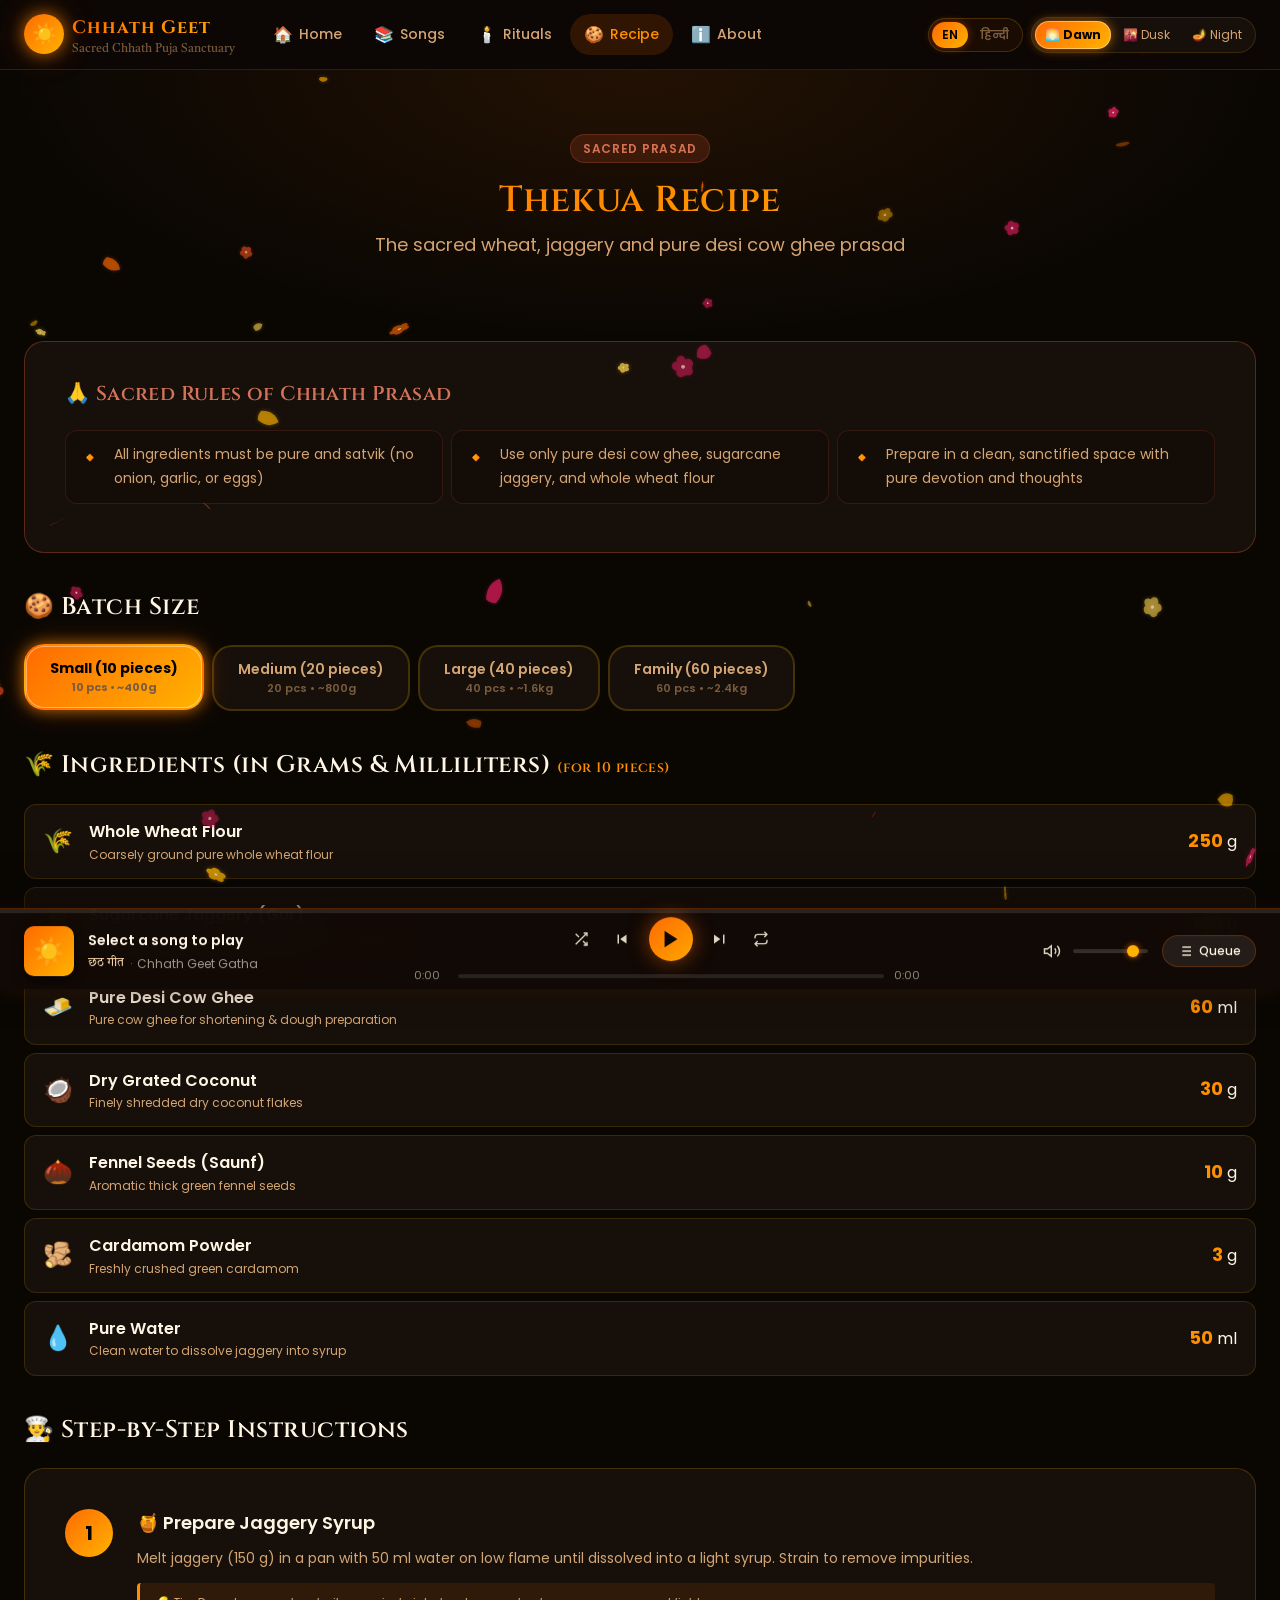
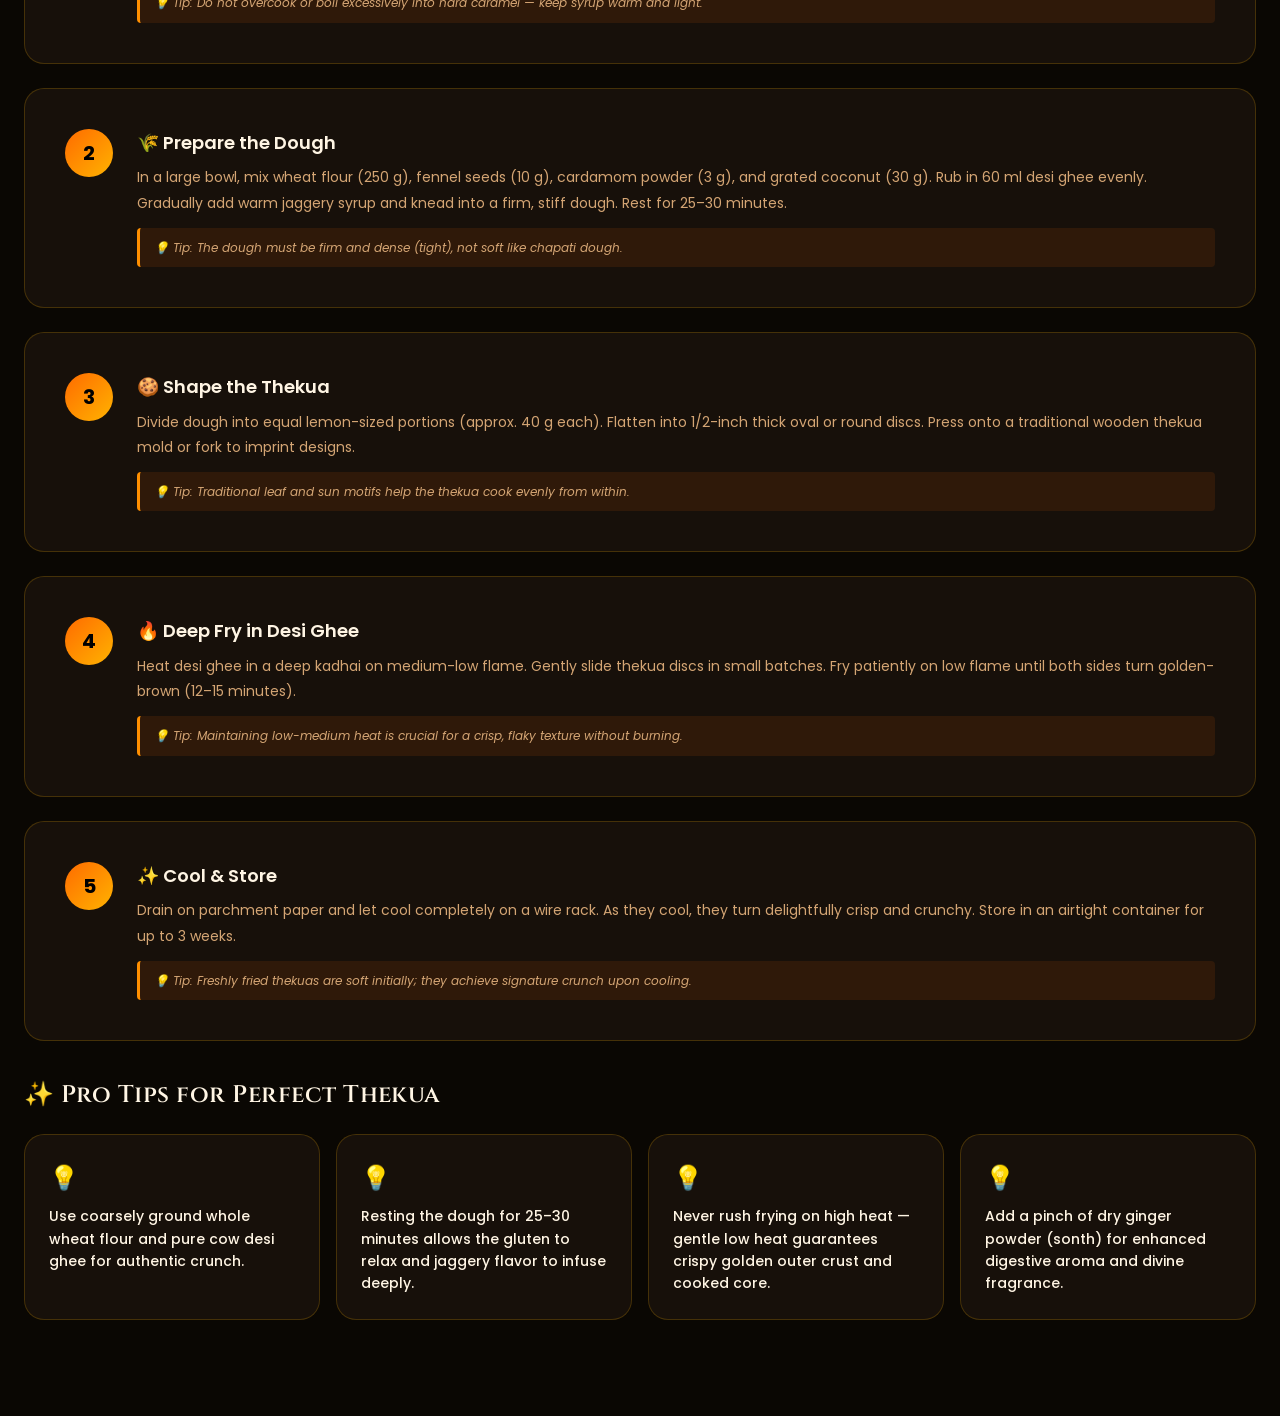
<file: recipe.html>
<!DOCTYPE html>
<html lang="en" data-theme="usha" data-lang="en">
<head>
  <meta charset="UTF-8" />
  <meta name="viewport" content="width=device-width, initial-scale=1.0" />
  <meta name="description" content="Authentic Chhath Puja Thekua recipe with precise metric ingredients in grams and milliliters, scalable batch calculator, and sacred rules." />
  <title>Thekua Recipe — Chhath Geet</title>
  
  <link rel="icon" href="data:image/svg+xml,<svg xmlns='http://www.w3.org/2000/svg' viewBox='0 0 100 100'><text y='.9em' font-size='90'>☀️</text></svg>" />
  
  <link rel="stylesheet" href="css/index.css" />
  <link rel="stylesheet" href="css/components.css" />
  <link rel="stylesheet" href="css/responsive.css" />
  
  <style>
    .batch-selector {
      display: flex;
      gap: var(--space-sm);
      flex-wrap: wrap;
    }
    
    .batch-btn {
      padding: 12px 24px;
      background: var(--bg-card);
      border: 2px solid var(--border-card);
      border-radius: var(--radius-lg);
      cursor: pointer;
      transition: all var(--transition-fast);
      font-weight: 600;
    }
    
    .batch-btn:hover {
      border-color: var(--saffron);
      background: var(--bg-card-hover);
    }
    
    .batch-btn.active {
      background: var(--grad-saffron) !important;
      border-color: transparent !important;
      color: #000 !important;
      font-weight: 700;
      box-shadow: 
        0 0 0 1px rgba(255, 255, 255, 0.4) inset,
        0 0 14px rgba(255, 140, 0, 0.65),
        0 0 28px rgba(255, 107, 0, 0.3) !important;
      transform: translateY(-1px);
    }
    
    .recipe-ingredient {
      display: flex;
      align-items: center;
      gap: var(--space-md);
      padding: 14px 18px;
      background: var(--bg-card);
      border: 1px solid var(--border-subtle);
      border-radius: var(--radius-md);
      margin-bottom: 8px;
    }
    
    .recipe-ingredient-icon {
      font-size: 1.5rem;
    }
    
    .recipe-ingredient-qty {
      font-size: var(--text-lg);
      font-weight: 700;
      color: var(--saffron);
    }
    
    .recipe-step {
      display: flex;
      gap: var(--space-lg);
      padding: var(--space-xl);
      background: var(--bg-card);
      border: 1px solid var(--border-card);
      border-radius: var(--radius-lg);
      margin-bottom: var(--space-lg);
    }
    
    .recipe-step-num {
      width: 48px;
      height: 48px;
      flex-shrink: 0;
      border-radius: 50%;
      background: var(--grad-saffron);
      display: flex;
      align-items: center;
      justify-content: center;
      font-size: var(--text-xl);
      font-weight: 700;
      color: #000;
    }
    
    .recipe-step-title {
      font-size: var(--text-lg);
      font-weight: 600;
      margin-bottom: 8px;
      color: var(--text-primary);
    }
    
    .recipe-step-detail {
      font-size: var(--text-sm);
      color: var(--text-secondary);
      line-height: 1.8;
    }
    
    .recipe-step-tip {
      margin-top: 12px;
      padding: 10px 14px;
      background: rgba(255,107,0,0.1);
      border-left: 3px solid var(--saffron);
      border-radius: 4px;
      font-size: var(--text-xs);
      color: var(--text-secondary);
    }
    
    .sacred-rule {
      display: flex;
      gap: 12px;
      align-items: flex-start;
      padding: 12px;
      background: var(--bg-secondary);
      border-radius: var(--radius-md);
    }
    
    .sacred-rule-icon {
      color: var(--terracotta);
      font-size: 1.2rem;
    }
    
    .sacred-rule-text {
      font-size: var(--text-sm);
      color: var(--text-secondary);
      line-height: 1.7;
    }
  </style>
</head>
<body>
  <!-- Navbar -->
  <nav id="navbar">
    <a href="home.html" class="nav-logo">
      <div class="nav-logo-icon">☀️</div>
      <div>
        <div class="nav-logo-text" data-i18n="nav.brand">Chhath Geet</div>
        <span class="nav-logo-sub" data-i18n="nav.brand_sub">Sacred Chhath Puja Sanctuary</span>
      </div>
    </a>
    
    <div class="nav-links">
      <a href="home.html" class="nav-link">
        <span class="nav-icon">🏠</span> <span data-i18n="nav.home">Home</span>
      </a>
      <a href="songs.html" class="nav-link">
        <span class="nav-icon">📚</span> <span data-i18n="nav.songs">Songs</span>
      </a>
      <a href="rituals.html" class="nav-link">
        <span class="nav-icon">🕯️</span> <span data-i18n="nav.rituals">Rituals</span>
      </a>
      <a href="recipe.html" class="nav-link active">
        <span class="nav-icon">🍪</span> <span data-i18n="nav.recipe">Recipe</span>
      </a>
      <a href="about.html" class="nav-link">
        <span class="nav-icon">ℹ️</span> <span data-i18n="nav.about">About</span>
      </a>
    </div>
    
    <div class="nav-actions">
      <!-- Language Switcher -->
      <div class="lang-switcher">
        <button class="lang-btn active" data-lang="en">EN</button>
        <button class="lang-btn" data-lang="hi">हिन्दी</button>
      </div>

      <!-- Theme Switcher -->
      <div class="theme-switcher">
        <button class="theme-btn" data-theme="usha" data-i18n="nav.theme_usha">🌅 Dawn</button>
        <button class="theme-btn" data-theme="sandhya" data-i18n="nav.theme_sandhya">🌇 Dusk</button>
        <button class="theme-btn" data-theme="kosi" data-i18n="nav.theme_kosi">🪔 Night</button>
      </div>
      <div class="nav-hamburger" id="nav-hamburger">
        <span></span><span></span><span></span>
      </div>
    </div>
  </nav>

  <!-- Mobile Drawer -->
  <div class="nav-drawer" id="nav-drawer">
    <a href="home.html" class="nav-link"><span class="nav-icon">🏠</span> <span data-i18n="nav.home">Home</span></a>
    <a href="songs.html" class="nav-link"><span class="nav-icon">📚</span> <span data-i18n="nav.songs">Songs</span></a>
    <a href="rituals.html" class="nav-link"><span class="nav-icon">🕯️</span> <span data-i18n="nav.rituals">Rituals</span></a>
    <a href="recipe.html" class="nav-link active"><span class="nav-icon">🍪</span> <span data-i18n="nav.recipe">Recipe</span></a>
    <a href="about.html" class="nav-link"><span class="nav-icon">ℹ️</span> <span data-i18n="nav.about">About</span></a>
    
    <div style="display:flex;gap:10px;justify-content:center;margin-top:var(--space-md)">
      <div class="lang-switcher">
        <button class="lang-btn active" data-lang="en">EN</button>
        <button class="lang-btn" data-lang="hi">हिन्दी</button>
      </div>
    </div>

    <div class="drawer-theme-section">
      <div class="drawer-section-title">
        <span>🎨</span> <span data-i18n="nav.theme_title">Choose Theme:</span>
      </div>
      <div class="theme-switcher">
        <button class="theme-btn" data-theme="usha" data-i18n="nav.theme_usha">🌅 Dawn</button>
        <button class="theme-btn" data-theme="sandhya" data-i18n="nav.theme_sandhya">🌇 Dusk</button>
        <button class="theme-btn" data-theme="kosi" data-i18n="nav.theme_kosi">🪔 Night</button>
      </div>
    </div>
  </div>

  <!-- Main Content -->
  <main id="app">
    <div class="page-header">
      <div class="page-header-bg"></div>
      <div class="container">
        <div class="badge badge-terra" style="margin-bottom:var(--space-md)" data-i18n="recipe.badge">Sacred Prasad</div>
        <h1 class="section-title gradient-text" data-i18n="recipe.title">Thekua Recipe</h1>
        <p class="section-subtitle" data-i18n="recipe.sub">The sacred wheat, jaggery and pure desi cow ghee prasad</p>
      </div>
    </div>

    <div class="container" style="padding-bottom:var(--space-3xl)">

      <!-- Sacred Rules Banner -->
      <div class="glass-card" style="padding:var(--space-xl);margin-bottom:var(--space-xl);border-color:rgba(191,78,48,0.4)">
        <h2 style="font-size:var(--text-xl);margin-bottom:var(--space-lg);color:var(--terracotta-light)" data-i18n="recipe.rules_title">
          🙏 Sacred Rules of Chhath Prasad
        </h2>
        <div style="display:grid;grid-template-columns:repeat(auto-fill,minmax(300px,1fr));gap:var(--space-sm)">
          <div class="sacred-rule">
            <span class="sacred-rule-icon">🔸</span>
            <div class="sacred-rule-text" data-i18n="recipe.rule1">All ingredients must be pure and satvik (no onion, garlic, or eggs)</div>
          </div>
          <div class="sacred-rule">
            <span class="sacred-rule-icon">🔸</span>
            <div class="sacred-rule-text" data-i18n="recipe.rule2">Use only pure desi cow ghee, sugarcane jaggery, and whole wheat flour</div>
          </div>
          <div class="sacred-rule">
            <span class="sacred-rule-icon">🔸</span>
            <div class="sacred-rule-text" data-i18n="recipe.rule3">Prepare in a clean, sanctified space with pure devotion and thoughts</div>
          </div>
        </div>
      </div>

      <!-- Batch Selector -->
      <div style="margin-bottom:var(--space-xl)">
        <h2 style="font-size:var(--text-2xl);margin-bottom:var(--space-lg)">
          🍪 <span data-i18n="recipe.batch_title">Batch Size</span>
        </h2>
        <div class="batch-selector">
          <button class="batch-btn active" data-multiplier="1">
            <span class="batch-name" data-i18n="recipe.batch_small">Small (10 pieces)</span>
            <span class="lang-en" style="font-size:11px;display:block;color:var(--text-muted)">10 pcs • ~400g</span>
            <span class="lang-hi" style="font-size:11px;display:block;color:var(--text-muted)">10 पीस • ~400g</span>
          </button>
          <button class="batch-btn" data-multiplier="2">
            <span class="batch-name" data-i18n="recipe.batch_medium">Medium (20 pieces)</span>
            <span class="lang-en" style="font-size:11px;display:block;color:var(--text-muted)">20 pcs • ~800g</span>
            <span class="lang-hi" style="font-size:11px;display:block;color:var(--text-muted)">20 पीस • ~800g</span>
          </button>
          <button class="batch-btn" data-multiplier="4">
            <span class="batch-name" data-i18n="recipe.batch_large">Large (40 pieces)</span>
            <span class="lang-en" style="font-size:11px;display:block;color:var(--text-muted)">40 pcs • ~1.6kg</span>
            <span class="lang-hi" style="font-size:11px;display:block;color:var(--text-muted)">40 पीस • ~1.6kg</span>
          </button>
          <button class="batch-btn" data-multiplier="6">
            <span class="batch-name" data-i18n="recipe.batch_family">Family (60 pieces)</span>
            <span class="lang-en" style="font-size:11px;display:block;color:var(--text-muted)">60 pcs • ~2.4kg</span>
            <span class="lang-hi" style="font-size:11px;display:block;color:var(--text-muted)">60 पीस • ~2.4kg</span>
          </button>
        </div>
      </div>

      <!-- Scaled Ingredients in Grams & Milliliters -->
      <div style="margin-bottom:var(--space-xl)">
        <h2 style="font-size:var(--text-2xl);margin-bottom:var(--space-lg)">
          🌾 <span data-i18n="recipe.ingredients_title">Ingredients (in Grams & Milliliters)</span> <span id="batch-label" style="font-size:var(--text-sm);color:var(--saffron)">(for 10 pieces)</span>
        </h2>
        <div id="ingredients-grid">
          <div class="recipe-ingredient">
            <span class="recipe-ingredient-icon">🌾</span>
            <div style="flex:1">
              <div style="font-weight:600" data-i18n="recipe.ing_flour_title">Whole Wheat Flour</div>
              <div style="font-size:var(--text-xs);color:var(--text-secondary)" data-i18n="recipe.ing_flour_sub">Coarsely ground pure whole wheat flour</div>
            </div>
            <div><span class="recipe-ingredient-qty" data-base="250" id="ing-flour">250</span> <span class="ing-unit">g</span></div>
          </div>
          <div class="recipe-ingredient">
            <span class="recipe-ingredient-icon">🍯</span>
            <div style="flex:1">
              <div style="font-weight:600" data-i18n="recipe.ing_jaggery_title">Sugarcane Jaggery (Gur)</div>
              <div style="font-size:var(--text-xs);color:var(--text-secondary)" data-i18n="recipe.ing_jaggery_sub">Pure unrefined sugarcane jaggery, finely chopped</div>
            </div>
            <div><span class="recipe-ingredient-qty" data-base="150" id="ing-jaggery">150</span> <span class="ing-unit">g</span></div>
          </div>
          <div class="recipe-ingredient">
            <span class="recipe-ingredient-icon">🧈</span>
            <div style="flex:1">
              <div style="font-weight:600" data-i18n="recipe.ing_ghee_title">Pure Desi Cow Ghee</div>
              <div style="font-size:var(--text-xs);color:var(--text-secondary)" data-i18n="recipe.ing_ghee_sub">Pure cow ghee for shortening & dough preparation</div>
            </div>
            <div><span class="recipe-ingredient-qty" data-base="60" id="ing-ghee">60</span> <span class="ing-unit">ml</span></div>
          </div>
          <div class="recipe-ingredient">
            <span class="recipe-ingredient-icon">🥥</span>
            <div style="flex:1">
              <div style="font-weight:600" data-i18n="recipe.ing_coconut_title">Dry Grated Coconut</div>
              <div style="font-size:var(--text-xs);color:var(--text-secondary)" data-i18n="recipe.ing_coconut_sub">Finely shredded dry coconut flakes</div>
            </div>
            <div><span class="recipe-ingredient-qty" data-base="30" id="ing-coconut">30</span> <span class="ing-unit">g</span></div>
          </div>
          <div class="recipe-ingredient">
            <span class="recipe-ingredient-icon">🌰</span>
            <div style="flex:1">
              <div style="font-weight:600" data-i18n="recipe.ing_fennel_title">Fennel Seeds (Saunf)</div>
              <div style="font-size:var(--text-xs);color:var(--text-secondary)" data-i18n="recipe.ing_fennel_sub">Aromatic thick green fennel seeds</div>
            </div>
            <div><span class="recipe-ingredient-qty" data-base="10" id="ing-fennel">10</span> <span class="ing-unit">g</span></div>
          </div>
          <div class="recipe-ingredient">
            <span class="recipe-ingredient-icon">🫚</span>
            <div style="flex:1">
              <div style="font-weight:600" data-i18n="recipe.ing_cardamom_title">Cardamom Powder</div>
              <div style="font-size:var(--text-xs);color:var(--text-secondary)" data-i18n="recipe.ing_cardamom_sub">Freshly crushed green cardamom</div>
            </div>
            <div><span class="recipe-ingredient-qty" data-base="3" id="ing-cardamom">3</span> <span class="ing-unit">g</span></div>
          </div>
          <div class="recipe-ingredient">
            <span class="recipe-ingredient-icon">💧</span>
            <div style="flex:1">
              <div style="font-weight:600" data-i18n="recipe.ing_water_title">Pure Water</div>
              <div style="font-size:var(--text-xs);color:var(--text-secondary)" data-i18n="recipe.ing_water_sub">Clean water to dissolve jaggery into syrup</div>
            </div>
            <div><span class="recipe-ingredient-qty" data-base="50" id="ing-water">50</span> <span class="ing-unit">ml</span></div>
          </div>
        </div>
      </div>

      <!-- Step-by-Step Instructions -->
      <div style="margin-bottom:var(--space-xl)">
        <h2 style="font-size:var(--text-2xl);margin-bottom:var(--space-lg)" data-i18n="recipe.steps_title">
          👨‍🍳 Step-by-Step Instructions
        </h2>
        
        <div class="recipe-step">
          <div class="recipe-step-num">1</div>
          <div style="flex:1">
            <div class="recipe-step-title" data-i18n="recipe.step1_title">🍯 Prepare Jaggery Syrup</div>
            <div class="recipe-step-detail" data-i18n="recipe.step1_desc">
              Melt jaggery (150 g) in a pan with 50 ml water on low flame until dissolved into a light syrup. Strain to remove impurities.
            </div>
            <div class="recipe-step-tip">
              <span class="lang-en">💡 Tip: Do not overcook or boil excessively into hard caramel — keep syrup warm and light.</span>
              <span class="lang-hi">💡 सुझाव: चाशनी को बहुत गाढ़ा न करें — गुनगुनी और हल्की चाशनी रखें।</span>
            </div>
          </div>
        </div>

        <div class="recipe-step">
          <div class="recipe-step-num">2</div>
          <div style="flex:1">
            <div class="recipe-step-title" data-i18n="recipe.step2_title">🌾 Prepare the Dough</div>
            <div class="recipe-step-detail" data-i18n="recipe.step2_desc">
              In a large bowl, mix wheat flour (250 g), fennel seeds (10 g), cardamom powder (3 g), and grated coconut (30 g). Rub in 60 ml desi ghee evenly. Gradually add warm jaggery syrup and knead into a firm, stiff dough. Rest for 25–30 minutes.
            </div>
            <div class="recipe-step-tip">
              <span class="lang-en">💡 Tip: The dough must be firm and dense (tight), not soft like chapati dough.</span>
              <span class="lang-hi">💡 सुझाव: आटा रोटी के आटे जैसा नरम नहीं, बल्कि सख्त और टाइट गूंधें।</span>
            </div>
          </div>
        </div>

        <div class="recipe-step">
          <div class="recipe-step-num">3</div>
          <div style="flex:1">
            <div class="recipe-step-title" data-i18n="recipe.step3_title">🍪 Shape the Thekua</div>
            <div class="recipe-step-detail" data-i18n="recipe.step3_desc">
              Divide dough into equal lemon-sized portions (approx. 40 g each). Flatten into 1/2-inch thick oval or round discs. Press onto a traditional wooden thekua mold or fork to imprint designs.
            </div>
            <div class="recipe-step-tip">
              <span class="lang-en">💡 Tip: Traditional leaf and sun motifs help the thekua cook evenly from within.</span>
              <span class="lang-hi">💡 सुझाव: पारंपरिक सांचे या कांटे से डिजाइन बनाएं जिससे यह अंदर तक पके।</span>
            </div>
          </div>
        </div>

        <div class="recipe-step">
          <div class="recipe-step-num">4</div>
          <div style="flex:1">
            <div class="recipe-step-title" data-i18n="recipe.step4_title">🔥 Deep Fry in Desi Ghee</div>
            <div class="recipe-step-detail" data-i18n="recipe.step4_desc">
              Heat desi ghee in a deep kadhai on medium-low flame. Gently slide thekua discs in small batches. Fry patiently on low flame until both sides turn golden-brown (12–15 minutes).
            </div>
            <div class="recipe-step-tip">
              <span class="lang-en">💡 Tip: Maintaining low-medium heat is crucial for a crisp, flaky texture without burning.</span>
              <span class="lang-hi">💡 सुझाव: हमेशा धीमी आंच पर तलें जिससे यह अंदर तक खस्ता बने।</span>
            </div>
          </div>
        </div>

        <div class="recipe-step">
          <div class="recipe-step-num">5</div>
          <div style="flex:1">
            <div class="recipe-step-title" data-i18n="recipe.step5_title">✨ Cool & Store</div>
            <div class="recipe-step-detail" data-i18n="recipe.step5_desc">
              Drain on parchment paper and let cool completely on a wire rack. As they cool, they turn delightfully crisp and crunchy. Store in an airtight container for up to 3 weeks.
            </div>
            <div class="recipe-step-tip">
              <span class="lang-en">💡 Tip: Freshly fried thekuas are soft initially; they achieve signature crunch upon cooling.</span>
              <span class="lang-hi">💡 सुझाव: गरम ठेकुआ नरम रहता है, ठंडा होने के बाद ही यह कुरकुरा होता है।</span>
            </div>
          </div>
        </div>
      </div>

      <!-- Pro Tips -->
      <div>
        <h2 style="font-size:var(--text-2xl);margin-bottom:var(--space-lg)" data-i18n="recipe.tips_title">
          ✨ Pro Tips for Perfect Thekua
        </h2>
        <div style="display:grid;grid-template-columns:repeat(auto-fill,minmax(280px,1fr));gap:var(--space-md)">
          <div class="glass-card" style="padding:var(--space-lg)">
            <div style="font-size:1.5rem;margin-bottom:var(--space-sm)">💡</div>
            <div class="lang-en" style="font-size:var(--text-sm);color:var(--text-primary);font-weight:500;line-height:1.6">
              Use coarsely ground whole wheat flour and pure cow desi ghee for authentic crunch.
            </div>
            <div class="lang-hi" style="font-size:var(--text-sm);color:var(--text-primary);font-weight:500;line-height:1.6">
              असली स्वाद और खस्तापन के लिए मोटा पिसा आटा और शुद्ध गाय का घी उपयोग करें।
            </div>
          </div>
          <div class="glass-card" style="padding:var(--space-lg)">
            <div style="font-size:1.5rem;margin-bottom:var(--space-sm)">💡</div>
            <div class="lang-en" style="font-size:var(--text-sm);color:var(--text-primary);font-weight:500;line-height:1.6">
              Resting the dough for 25–30 minutes allows the gluten to relax and jaggery flavor to infuse deeply.
            </div>
            <div class="lang-hi" style="font-size:var(--text-sm);color:var(--text-primary);font-weight:500;line-height:1.6">
              आटे को 25–30 मिनट ढककर रखने से गुड़ का स्वाद आटे में अच्छी तरह समा जाता है।
            </div>
          </div>
          <div class="glass-card" style="padding:var(--space-lg)">
            <div style="font-size:1.5rem;margin-bottom:var(--space-sm)">💡</div>
            <div class="lang-en" style="font-size:var(--text-sm);color:var(--text-primary);font-weight:500;line-height:1.6">
              Never rush frying on high heat — gentle low heat guarantees crispy golden outer crust and cooked core.
            </div>
            <div class="lang-hi" style="font-size:var(--text-sm);color:var(--text-primary);font-weight:500;line-height:1.6">
              तेज आंच पर कभी न तलें — धीमी आंच पर तलने से ठेकुआ अंदर तक सुनहरा और खस्ता बनता है।
            </div>
          </div>
          <div class="glass-card" style="padding:var(--space-lg)">
            <div style="font-size:1.5rem;margin-bottom:var(--space-sm)">💡</div>
            <div class="lang-en" style="font-size:var(--text-sm);color:var(--text-primary);font-weight:500;line-height:1.6">
              Add a pinch of dry ginger powder (sonth) for enhanced digestive aroma and divine fragrance.
            </div>
            <div class="lang-hi" style="font-size:var(--text-sm);color:var(--text-primary);font-weight:500;line-height:1.6">
              थोड़ी सी सोंठ (सूखा अदरक पाउडर) मिलाने से प्रसाद में दिव्य खुशबू और पाचक गुण आते हैं।
            </div>
          </div>
        </div>
      </div>
    </div>
  </main>

  <!-- Shared JS -->
  <script src="js/songs-db.js"></script>
  <script src="js/audio-player.js"></script>
  <script src="js/i18n.js"></script>
  <script src="js/petals.js"></script>

  <script>
    // Theme switcher
    document.querySelectorAll('.theme-btn').forEach(btn => {
      btn.addEventListener('click', () => {
        const theme = btn.dataset.theme;
        document.documentElement.setAttribute('data-theme', theme);
        document.querySelectorAll('.theme-btn').forEach(b => b.classList.remove('active'));
        btn.classList.add('active');
        localStorage.setItem('cg_theme', theme);
      });
    });
    
    const savedTheme = localStorage.getItem('cg_theme') || 'usha';
    document.documentElement.setAttribute('data-theme', savedTheme);
    document.querySelectorAll('.theme-btn').forEach(b => b.classList.remove('active'));
    document.querySelectorAll(`[data-theme="${savedTheme}"]`).forEach(b => b.classList.add('active'));

    // Hamburger toggle
    const hamburger = document.getElementById('nav-hamburger');
    const drawer = document.getElementById('nav-drawer');
    if (hamburger && drawer) {
      hamburger.addEventListener('click', () => {
        hamburger.classList.toggle('open');
        drawer.classList.toggle('open');
      });
    }

    // Metric Batch size calculator in Grams & Milliliters
    document.querySelectorAll('.batch-btn').forEach(btn => {
      btn.addEventListener('click', () => {
        document.querySelectorAll('.batch-btn').forEach(b => b.classList.remove('active'));
        btn.classList.add('active');
        
        const multiplier = parseFloat(btn.dataset.multiplier);
        const pieces = multiplier * 10;
        const isHindi = document.documentElement.getAttribute('data-lang') === 'hi';
        document.getElementById('batch-label').textContent = isHindi ? `(${pieces} पीस हेतु)` : `(for ${pieces} pieces)`;
        
        // Update all ingredients in grams & ml
        document.querySelectorAll('.recipe-ingredient-qty').forEach(qty => {
          const base = parseFloat(qty.dataset.base);
          const newVal = base * multiplier;
          qty.textContent = newVal % 1 === 0 ? newVal : newVal.toFixed(0);
        });
      });
    });

    window.addEventListener('chhathLangChange', (e) => {
      const activeBatch = document.querySelector('.batch-btn.active');
      if (activeBatch) {
        const multiplier = parseFloat(activeBatch.dataset.multiplier);
        const pieces = multiplier * 10;
        const isHindi = e.detail.lang === 'hi';
        document.getElementById('batch-label').textContent = isHindi ? `(${pieces} पीस हेतु)` : `(for ${pieces} pieces)`;
      }
    });
  </script>
</body>
</html>
</file>
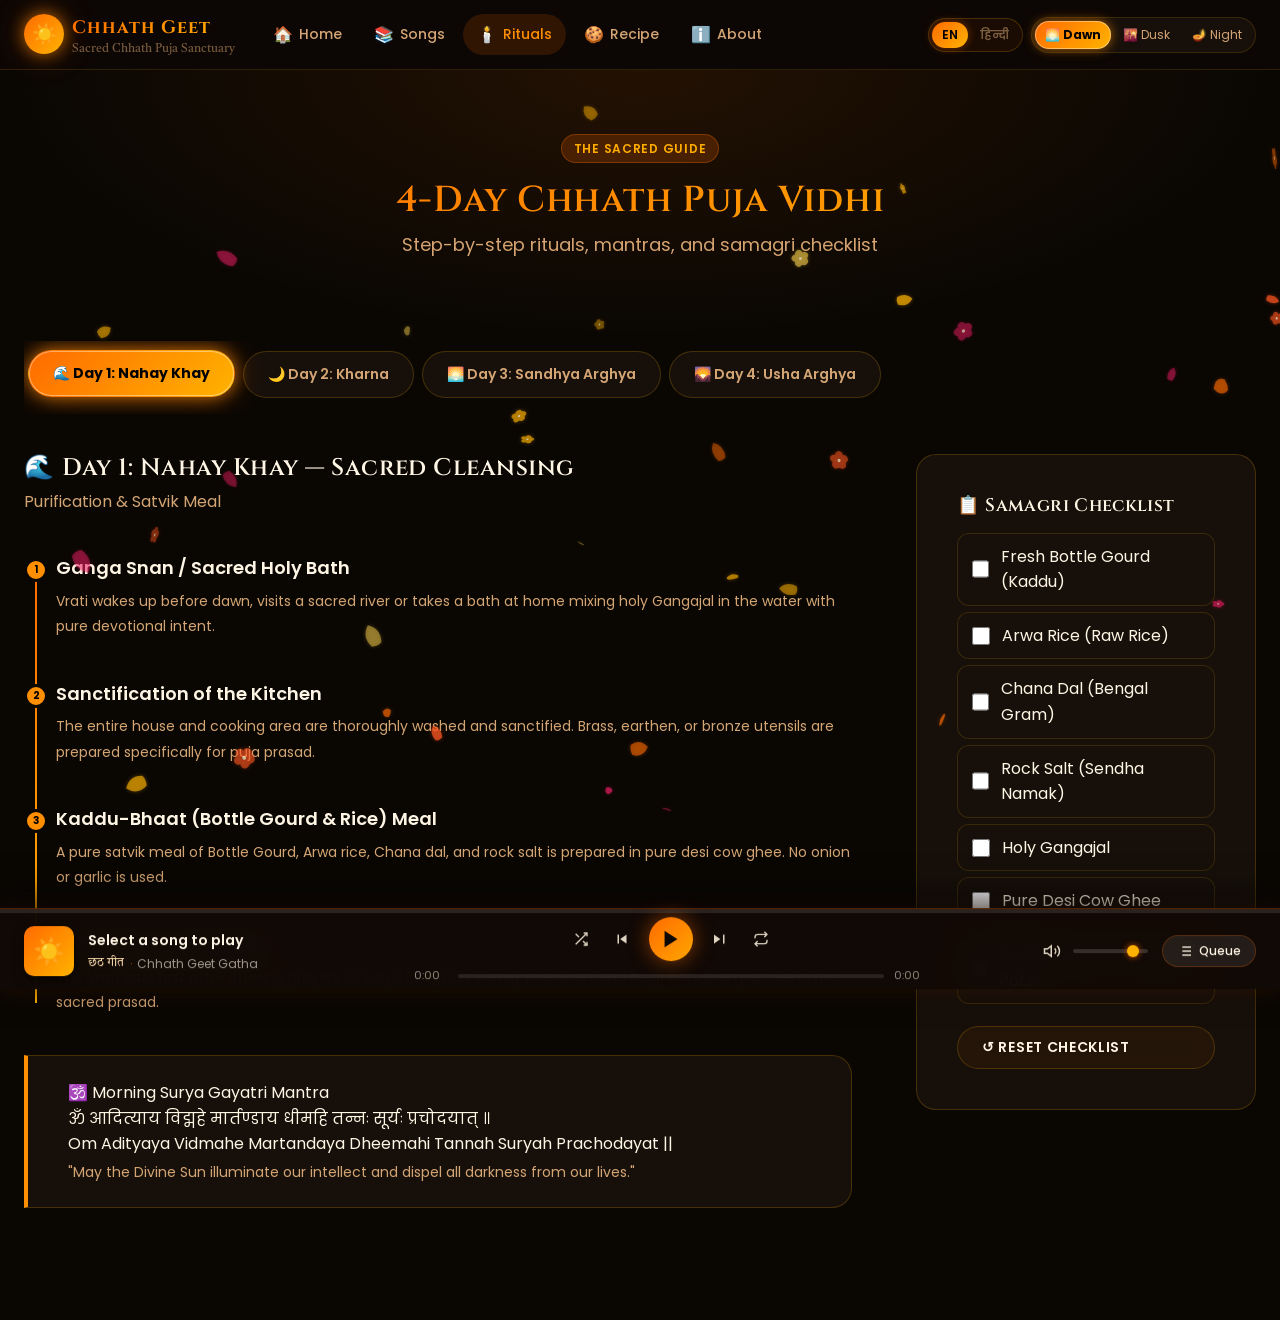
<file: rituals.html>
<!DOCTYPE html>
<html lang="en" data-theme="usha" data-lang="en">
<head>
  <meta charset="UTF-8" />
  <meta name="viewport" content="width=device-width, initial-scale=1.0" />
  <meta name="description" content="Step-by-step 4-day Chhath Puja Vidhi guide with Nahay Khay, Kharna, Sandhya Arghya, Usha Arghya rituals, sacred mantras, and interactive samagri checklist." />
  <title>Rituals — Chhath Geet</title>
  
  <link rel="icon" href="data:image/svg+xml,<svg xmlns='http://www.w3.org/2000/svg' viewBox='0 0 100 100'><text y='.9em' font-size='90'>☀️</text></svg>" />
  
  <link rel="stylesheet" href="css/index.css" />
  <link rel="stylesheet" href="css/components.css" />
  <link rel="stylesheet" href="css/responsive.css" />
  
  <style>
    .ritual-tabs {
      display: flex;
      gap: var(--space-sm);
      overflow-x: auto;
      padding: 10px 4px 16px 4px;
      margin-bottom: var(--space-xl);
      scrollbar-width: thin;
    }
    
    .ritual-tab {
      padding: 12px 24px;
      background: var(--bg-card);
      border: 1px solid var(--border-card);
      border-radius: var(--radius-full);
      font-weight: 600;
      color: var(--text-secondary);
      cursor: pointer;
      white-space: nowrap;
      transition: all var(--transition-fast);
      display: flex;
      align-items: center;
      gap: 8px;
    }
    
    .ritual-tab:hover {
      border-color: var(--saffron);
      color: var(--text-primary);
      background: var(--bg-card-hover);
    }
    
    .ritual-tab.active {
      background: var(--grad-saffron) !important;
      border-color: transparent !important;
      color: #000 !important;
      font-weight: 700;
      box-shadow: 
        0 0 0 1px rgba(255, 255, 255, 0.4) inset,
        0 0 16px rgba(255, 140, 0, 0.7),
        0 0 32px rgba(255, 107, 0, 0.35) !important;
      transform: translateY(-1px);
    }
    
    .ritual-content {
      display: none;
    }
    
    .ritual-content.active {
      display: block;
    }

    .ritual-grid {
      display: grid;
      grid-template-columns: 1fr 340px;
      gap: var(--space-2xl);
      align-items: start;
    }

    @media (max-width: 900px) {
      .ritual-grid {
        grid-template-columns: 1fr !important;
        gap: var(--space-xl) !important;
      }
      .glass-card {
        padding: var(--space-lg) !important;
        width: 100% !important;
        box-sizing: border-box !important;
      }
      .checklist-item {
        width: 100% !important;
        box-sizing: border-box !important;
      }
    }
    
    .step-timeline {
      position: relative;
      padding-left: 32px;
    }
    
    .step-timeline::before {
      content: '';
      position: absolute;
      left: 11px;
      top: 12px;
      bottom: 12px;
      width: 2px;
      background: var(--grad-saffron);
    }
    
    .step-item {
      position: relative;
      margin-bottom: var(--space-xl);
    }
    
    .step-bullet {
      position: absolute;
      left: -32px;
      top: 4px;
      width: 24px;
      height: 24px;
      border-radius: 50%;
      background: var(--saffron);
      border: 3px solid var(--bg-primary);
      display: flex;
      align-items: center;
      justify-content: center;
      font-size: 10px;
      font-weight: 700;
      color: #000;
    }
    
    .step-title {
      font-size: var(--text-lg);
      font-weight: 600;
      margin-bottom: 6px;
      color: var(--text-primary);
    }
    
    .step-desc {
      font-size: var(--text-sm);
      color: var(--text-secondary);
      line-height: 1.8;
    }
    
    .checklist-item {
      display: flex;
      align-items: center;
      gap: 12px;
      padding: 10px 14px;
      background: var(--bg-card);
      border: 1px solid var(--border-subtle);
      border-radius: var(--radius-md);
      margin-bottom: 6px;
      cursor: pointer;
      transition: all var(--transition-fast);
    }
    
    .checklist-item:hover {
      border-color: var(--saffron);
    }
    
    .checklist-item.checked {
      background: rgba(76,175,80,0.1);
      border-color: rgba(76,175,80,0.3);
      text-decoration: line-through;
      color: var(--text-muted);
    }
    
    .checklist-checkbox {
      width: 18px;
      height: 18px;
      border-radius: 4px;
      accent-color: var(--saffron);
      cursor: pointer;
    }
  </style>
</head>
<body>
  <!-- Navbar -->
  <nav id="navbar">
    <a href="home.html" class="nav-logo">
      <div class="nav-logo-icon">☀️</div>
      <div>
        <div class="nav-logo-text" data-i18n="nav.brand">Chhath Geet</div>
        <span class="nav-logo-sub" data-i18n="nav.brand_sub">Sacred Chhath Puja Sanctuary</span>
      </div>
    </a>
    
    <div class="nav-links">
      <a href="home.html" class="nav-link">
        <span class="nav-icon">🏠</span> <span data-i18n="nav.home">Home</span>
      </a>
      <a href="songs.html" class="nav-link">
        <span class="nav-icon">📚</span> <span data-i18n="nav.songs">Songs</span>
      </a>
      <a href="rituals.html" class="nav-link active">
        <span class="nav-icon">🕯️</span> <span data-i18n="nav.rituals">Rituals</span>
      </a>
      <a href="recipe.html" class="nav-link">
        <span class="nav-icon">🍪</span> <span data-i18n="nav.recipe">Recipe</span>
      </a>
      <a href="about.html" class="nav-link">
        <span class="nav-icon">ℹ️</span> <span data-i18n="nav.about">About</span>
      </a>
    </div>
    
    <div class="nav-actions">
      <!-- Language Switcher -->
      <div class="lang-switcher">
        <button class="lang-btn active" data-lang="en">EN</button>
        <button class="lang-btn" data-lang="hi">हिन्दी</button>
      </div>

      <!-- Theme Switcher -->
      <div class="theme-switcher">
        <button class="theme-btn" data-theme="usha" data-i18n="nav.theme_usha">🌅 Dawn</button>
        <button class="theme-btn" data-theme="sandhya" data-i18n="nav.theme_sandhya">🌇 Dusk</button>
        <button class="theme-btn" data-theme="kosi" data-i18n="nav.theme_kosi">🪔 Night</button>
      </div>
      <div class="nav-hamburger" id="nav-hamburger">
        <span></span><span></span><span></span>
      </div>
    </div>
  </nav>

  <!-- Mobile Drawer -->
  <div class="nav-drawer" id="nav-drawer">
    <a href="home.html" class="nav-link"><span class="nav-icon">🏠</span> <span data-i18n="nav.home">Home</span></a>
    <a href="songs.html" class="nav-link"><span class="nav-icon">📚</span> <span data-i18n="nav.songs">Songs</span></a>
    <a href="rituals.html" class="nav-link active"><span class="nav-icon">🕯️</span> <span data-i18n="nav.rituals">Rituals</span></a>
    <a href="recipe.html" class="nav-link"><span class="nav-icon">🍪</span> <span data-i18n="nav.recipe">Recipe</span></a>
    <a href="about.html" class="nav-link"><span class="nav-icon">ℹ️</span> <span data-i18n="nav.about">About</span></a>
    
    <div style="display:flex;gap:10px;justify-content:center;margin-top:var(--space-md)">
      <div class="lang-switcher">
        <button class="lang-btn active" data-lang="en">EN</button>
        <button class="lang-btn" data-lang="hi">हिन्दी</button>
      </div>
    </div>

    <div class="drawer-theme-section">
      <div class="drawer-section-title">
        <span>🎨</span> <span data-i18n="nav.theme_title">Choose Theme:</span>
      </div>
      <div class="theme-switcher">
        <button class="theme-btn" data-theme="usha" data-i18n="nav.theme_usha">🌅 Dawn</button>
        <button class="theme-btn" data-theme="sandhya" data-i18n="nav.theme_sandhya">🌇 Dusk</button>
        <button class="theme-btn" data-theme="kosi" data-i18n="nav.theme_kosi">🪔 Night</button>
      </div>
    </div>
  </div>

  <!-- Main Content -->
  <main id="app">
    <div class="page-header">
      <div class="page-header-bg"></div>
      <div class="container">
        <div class="badge badge-saffron" style="margin-bottom:var(--space-md)" data-i18n="rituals.badge">The Sacred Guide</div>
        <h1 class="section-title gradient-text" data-i18n="rituals.title">4-Day Chhath Puja Vidhi</h1>
        <p class="section-subtitle" data-i18n="rituals.sub">
          Step-by-step rituals, mantras, and samagri checklist
        </p>
      </div>
    </div>

    <div class="container" style="padding-bottom:var(--space-3xl)">
      <!-- Day Tabs -->
      <div class="ritual-tabs">
        <button class="ritual-tab active" data-day="day1">
          <span data-i18n="rituals.tab1">🌊 Day 1: Nahay Khay</span>
        </button>
        <button class="ritual-tab" data-day="day2">
          <span data-i18n="rituals.tab2">🌙 Day 2: Kharna</span>
        </button>
        <button class="ritual-tab" data-day="day3">
          <span data-i18n="rituals.tab3">🌅 Day 3: Sandhya Arghya</span>
        </button>
        <button class="ritual-tab" data-day="day4">
          <span data-i18n="rituals.tab4">🌄 Day 4: Usha Arghya</span>
        </button>
      </div>

      <!-- DAY 1: Nahay Khay -->
      <div class="ritual-content active" id="content-day1">
        <div class="ritual-grid">
          <div>
            <div class="lang-en">
              <h2 style="font-size:var(--text-2xl);margin-bottom:6px;display:flex;align-items:center;gap:8px">
                <span>🌊</span> Day 1: Nahay Khay — Sacred Cleansing
              </h2>
              <div style="font-size:var(--text-base);color:var(--text-secondary);margin-bottom:var(--space-xl)">
                Purification & Satvik Meal
              </div>
            </div>
            <div class="lang-hi">
              <h2 style="font-size:var(--text-2xl);margin-bottom:6px;display:flex;align-items:center;gap:8px">
                <span>🌊</span> दिवस 1: नहाय खाय — शुद्धि व पवित्र स्नान
              </h2>
              <div style="font-size:var(--text-base);color:var(--text-secondary);margin-bottom:var(--space-xl)">
                पवित्र गंगा स्नान एवं सात्विक कद्दू-भात
              </div>
            </div>

            <div class="step-timeline">
              <div class="step-item">
                <div class="step-bullet">1</div>
                <div class="lang-en">
                  <div class="step-title">Ganga Snan / Sacred Holy Bath</div>
                  <div class="step-desc">
                    Vrati wakes up before dawn, visits a sacred river or takes a bath at home mixing holy Gangajal in the water with pure devotional intent.
                  </div>
                </div>
                <div class="lang-hi">
                  <div class="step-title">पवित्र गंगा स्नान</div>
                  <div class="step-desc">
                    व्रती सूर्योदय से पूर्व उठकर पवित्र नदी में स्नान करते हैं या घर पर जल में गंगाजल मिलाकर पूर्ण श्रद्धाभाव से स्नान करते हैं।
                  </div>
                </div>
              </div>

              <div class="step-item">
                <div class="step-bullet">2</div>
                <div class="lang-en">
                  <div class="step-title">Sanctification of the Kitchen</div>
                  <div class="step-desc">
                    The entire house and cooking area are thoroughly washed and sanctified. Brass, earthen, or bronze utensils are prepared specifically for puja prasad.
                  </div>
                </div>
                <div class="lang-hi">
                  <div class="step-title">रसोई एवं बर्तनों की शुद्धि</div>
                  <div class="step-desc">
                    पूरे घर और रसोई की पूर्ण सफाई कर गंगाजल से शुद्ध किया जाता है। पीतल, मिट्टी या कांसे के पवित्र बर्तनों की व्यवस्था की जाती है।
                  </div>
                </div>
              </div>

              <div class="step-item">
                <div class="step-bullet">3</div>
                <div class="lang-en">
                  <div class="step-title">Kaddu-Bhaat (Bottle Gourd & Rice) Meal</div>
                  <div class="step-desc">
                    A pure satvik meal of Bottle Gourd, Arwa rice, Chana dal, and rock salt is prepared in pure desi cow ghee. No onion or garlic is used.
                  </div>
                </div>
                <div class="lang-hi">
                  <div class="step-title">सात्विक कद्दू-भात भोजन निर्माण</div>
                  <div class="step-desc">
                    शुद्ध अरवा चावल, चने की दाल और ताजी लौकी (कद्दू) की सब्जी सेंधा नमक और शुद्ध देसी घी में बनाई जाती है।
                  </div>
                </div>
              </div>

              <div class="step-item">
                <div class="step-bullet">4</div>
                <div class="lang-en">
                  <div class="step-title">Vrati's First & Only Meal</div>
                  <div class="step-desc">
                    The Vrati eats first after offering prayers to Surya Bhagwan. Family members and neighbors then partake in this sacred prasad.
                  </div>
                </div>
                <div class="lang-hi">
                  <div class="step-title">व्रती का भोजन एवं प्रसाद ग्रहण</div>
                  <div class="step-desc">
                    भगवान सूर्य को भोग लगाने के बाद व्रती सबसे पहले भोजन ग्रहण करते हैं। इसके उपरांत परिवार व श्रद्धालु प्रसाद पाते हैं।
                  </div>
                </div>
              </div>
            </div>

            <div class="mantra-block">
              <div class="mantra-title">🕉️ Morning Surya Gayatri Mantra</div>
              <div class="mantra-devanagari">
                ॐ आदित्याय विद्महे मार्तण्डाय धीमहि तन्नः सूर्यः प्रचोदयात् ॥
              </div>
              <div class="mantra-transliteration">
                Om Adityaya Vidmahe Martandaya Dheemahi Tannah Suryah Prachodayat ||
              </div>
              <div class="lang-en">
                <div class="mantra-meaning">
                  "May the Divine Sun illuminate our intellect and dispel all darkness from our lives."
                </div>
              </div>
              <div class="lang-hi">
                <div class="mantra-meaning">
                  "हम दिव्य सूर्य देव का ध्यान करते हैं, वे हमारी बुद्धि और जीवन को आलोकित करें।"
                </div>
              </div>
            </div>
          </div>

          <!-- Samagri Checklist -->
          <div>
            <div class="glass-card" style="padding:var(--space-xl)">
              <h3 style="font-size:var(--text-lg);margin-bottom:var(--space-md);display:flex;align-items:center;gap:6px">
                <span>📋</span> <span data-i18n="rituals.samagri_title">Samagri Checklist</span>
              </h3>
              <div class="checklist">
                <label class="checklist-item">
                  <input type="checkbox" class="checklist-checkbox" />
                  <span class="lang-en">Fresh Bottle Gourd (Kaddu)</span>
                  <span class="lang-hi">ताजी लौकी (कद्दू)</span>
                </label>
                <label class="checklist-item">
                  <input type="checkbox" class="checklist-checkbox" />
                  <span class="lang-en">Arwa Rice (Raw Rice)</span>
                  <span class="lang-hi">अरवा चावल</span>
                </label>
                <label class="checklist-item">
                  <input type="checkbox" class="checklist-checkbox" />
                  <span class="lang-en">Chana Dal (Bengal Gram)</span>
                  <span class="lang-hi">चना दाल</span>
                </label>
                <label class="checklist-item">
                  <input type="checkbox" class="checklist-checkbox" />
                  <span class="lang-en">Rock Salt (Sendha Namak)</span>
                  <span class="lang-hi">सेंधा नमक</span>
                </label>
                <label class="checklist-item">
                  <input type="checkbox" class="checklist-checkbox" />
                  <span class="lang-en">Holy Gangajal</span>
                  <span class="lang-hi">पवित्र गंगाजल</span>
                </label>
                <label class="checklist-item">
                  <input type="checkbox" class="checklist-checkbox" />
                  <span class="lang-en">Pure Desi Cow Ghee</span>
                  <span class="lang-hi">शुद्ध देसी गाय का घी</span>
                </label>
                <label class="checklist-item">
                  <input type="checkbox" class="checklist-checkbox" />
                  <span class="lang-en">Earthen Stove & Cooking Pots</span>
                  <span class="lang-hi">मिट्टी का चूल्हा व बर्तन</span>
                </label>
              </div>
              <button class="btn btn-secondary btn-sm" style="width:100%;margin-top:var(--space-md)" onclick="resetChecklist(this)">
                <span data-i18n="rituals.reset_btn">↺ Reset Checklist</span>
              </button>
            </div>
          </div>
        </div>
      </div>

      <!-- DAY 2: Kharna -->
      <div class="ritual-content" id="content-day2">
        <div class="ritual-grid">
          <div>
            <div class="lang-en">
              <h2 style="font-size:var(--text-2xl);margin-bottom:6px;display:flex;align-items:center;gap:8px">
                <span>🌙</span> Day 2: Kharna — The Sacred Fast Begins
              </h2>
              <div style="font-size:var(--text-base);color:var(--text-secondary);margin-bottom:var(--space-xl)">
                Nirjala Fast & Jaggery Kheer Bhog
              </div>
            </div>
            <div class="lang-hi">
              <h2 style="font-size:var(--text-2xl);margin-bottom:6px;display:flex;align-items:center;gap:8px">
                <span>🌙</span> दिवस 2: खरना — निर्जला व्रत आरंभ
              </h2>
              <div style="font-size:var(--text-base);color:var(--text-secondary);margin-bottom:var(--space-xl)">
                रसियाव-रोटी भोग एवं 36 घंटे का निर्जला व्रत
              </div>
            </div>

            <div class="step-timeline">
              <div class="step-item">
                <div class="step-bullet">1</div>
                <div class="lang-en">
                  <div class="step-title">Day-long Nirjala Fast</div>
                  <div class="step-desc">
                    Vrati observes a strict day-long fast without consuming even a single drop of water from sunrise until sunset.
                  </div>
                </div>
                <div class="lang-hi">
                  <div class="step-title">दिनभर का निर्जला उपवास</div>
                  <div class="step-desc">
                    व्रती सूर्योदय से सूर्यास्त तक बिना जल ग्रहण किए पूर्ण निर्जला व्रत का पालन करते हैं।
                  </div>
                </div>
              </div>

              <div class="step-item">
                <div class="step-bullet">2</div>
                <div class="lang-en">
                  <div class="step-title">Preparation of Rasiyaw (Gur Kheer)</div>
                  <div class="step-desc">
                    In the evening, pure sugarcane jaggery, whole cow milk, and new rice are cooked in a new pot using mango wood fire.
                  </div>
                </div>
                <div class="lang-hi">
                  <div class="step-title">रसियाव (गुड़ की खीर) निर्माण</div>
                  <div class="step-desc">
                    संध्याकाल में आम की लकड़ी की आंच पर नए बर्तन में ईख के गुड़, दूध और अरवा चावल से खीर बनाई जाती है।
                  </div>
                </div>
              </div>

              <div class="step-item">
                <div class="step-bullet">3</div>
                <div class="lang-en">
                  <div class="step-title">Ghee Chapatis (Roti)</div>
                  <div class="step-desc">
                    Fresh whole wheat chapatis smeared generously with pure desi ghee are prepared along with bananas and betel leaves for offering.
                  </div>
                </div>
                <div class="lang-hi">
                  <div class="step-title">घी चुपड़ी रोटी व केला नैवेद्य</div>
                  <div class="step-desc">
                    गेहूं के आटे की रोटियों पर शुद्ध देसी घी लगाकर केला, पान और सुपारी के साथ भोग हेतु सजाया जाता है।
                  </div>
                </div>
              </div>

              <div class="step-item">
                <div class="step-bullet">4</div>
                <div class="lang-en">
                  <div class="step-title">Bhagwan Surya & Chhathi Maiya Bhog</div>
                  <div class="step-desc">
                    Vrati offers bhog in complete silence in the puja room. Following this, the 36-hour strict nirjala fast commences.
                  </div>
                </div>
                <div class="lang-hi">
                  <div class="step-title">एकांत में भोग एवं निर्जला व्रत संकल्प</div>
                  <div class="step-desc">
                    शांत वातावरण में पूजा कर व्रती प्रसाद ग्रहण करते हैं। इसके बाद 36 घंटे का अखंड निर्जला व्रत शुरू होता है।
                  </div>
                </div>
              </div>
            </div>

            <div class="mantra-block">
              <div class="mantra-title">🕉️ Chhathi Maiya Dhyan Mantra</div>
              <div class="mantra-devanagari">
                ॐ कात्यायनि महामाये महायोगिन्यधीश्वरि । नन्दगोपसुतं देवि पतिं मे कुरु ते नमः ॥
              </div>
              <div class="mantra-transliteration">
                Om Katyayani Mahamaye Mahayoginyadheeshwari | Nandagopasutam Devi Patim Me Kuru Te Namah ||
              </div>
              <div class="lang-en">
                <div class="mantra-meaning">
                  "Salutations to Mother Shashthi / Chhathi Maiya, the eternal protector of children and provider of longevity and vitality."
                </div>
              </div>
              <div class="lang-hi">
                <div class="mantra-meaning">
                  "संतान की रक्षा करने वाली और दीर्घायु प्रदान करने वाली छठी मैया को बारंबार प्रणाम।"
                </div>
              </div>
            </div>
          </div>

          <!-- Samagri Checklist -->
          <div>
            <div class="glass-card" style="padding:var(--space-xl)">
              <h3 style="font-size:var(--text-lg);margin-bottom:var(--space-md);display:flex;align-items:center;gap:6px">
                <span>📋</span> <span data-i18n="rituals.samagri_title">Samagri Checklist</span>
              </h3>
              <div class="checklist">
                <label class="checklist-item">
                  <input type="checkbox" class="checklist-checkbox" />
                  <span class="lang-en">Sugarcane Jaggery (Gur)</span>
                  <span class="lang-hi">ईख का गुड़</span>
                </label>
                <label class="checklist-item">
                  <input type="checkbox" class="checklist-checkbox" />
                  <span class="lang-en">Pure Cow Milk</span>
                  <span class="lang-hi">गाय का शुद्ध दूध</span>
                </label>
                <label class="checklist-item">
                  <input type="checkbox" class="checklist-checkbox" />
                  <span class="lang-en">Arwa Rice for Kheer</span>
                  <span class="lang-hi">खीर हेतु अरवा चावल</span>
                </label>
                <label class="checklist-item">
                  <input type="checkbox" class="checklist-checkbox" />
                  <span class="lang-en">Whole Wheat Flour</span>
                  <span class="lang-hi">गेहूं का आटा</span>
                </label>
                <label class="checklist-item">
                  <input type="checkbox" class="checklist-checkbox" />
                  <span class="lang-en">Ripe Bananas</span>
                  <span class="lang-hi">केले का घौद</span>
                </label>
                <label class="checklist-item">
                  <input type="checkbox" class="checklist-checkbox" />
                  <span class="lang-en">Betel Leaves & Supari</span>
                  <span class="lang-hi">पान के पत्ते व सुपारी</span>
                </label>
                <label class="checklist-item">
                  <input type="checkbox" class="checklist-checkbox" />
                  <span class="lang-en">Mango Wood</span>
                  <span class="lang-hi">आम की सूखी लकड़ी</span>
                </label>
              </div>
              <button class="btn btn-secondary btn-sm" style="width:100%;margin-top:var(--space-md)" onclick="resetChecklist(this)">
                <span data-i18n="rituals.reset_btn">↺ Reset Checklist</span>
              </button>
            </div>
          </div>
        </div>
      </div>

      <!-- DAY 3: Sandhya Arghya -->
      <div class="ritual-content" id="content-day3">
        <div class="ritual-grid">
          <div>
            <div class="lang-en">
              <h2 style="font-size:var(--text-2xl);margin-bottom:6px;display:flex;align-items:center;gap:8px">
                <span>🌅</span> Day 3: Sandhya Arghya — Evening Offering
              </h2>
              <div style="font-size:var(--text-base);color:var(--text-secondary);margin-bottom:var(--space-xl)">
                First Arghya to the Setting Sun
              </div>
            </div>
            <div class="lang-hi">
              <h2 style="font-size:var(--text-2xl);margin-bottom:6px;display:flex;align-items:center;gap:8px">
                <span>🌅</span> दिवस 3: संध्या अर्घ्य — सायंकालीन अर्घ्य
              </h2>
              <div style="font-size:var(--text-base);color:var(--text-secondary);margin-bottom:var(--space-xl)">
                अस्ताचलगामी भगवान सूर्य को प्रथम अर्घ्य
              </div>
            </div>

            <div class="step-timeline">
              <div class="step-item">
                <div class="step-bullet">1</div>
                <div class="lang-en">
                  <div class="step-title">Thekua & Prasad Preparation</div>
                  <div class="step-desc">
                    Pure wheat, jaggery, and ghee Thekua, Kasar laddoos, and seasonal fruits are prepared with holy cleanliness at home.
                  </div>
                </div>
                <div class="lang-hi">
                  <div class="step-title">ठेकुआ व कसार महाप्रसाद निर्माण</div>
                  <div class="step-desc">
                    पवित्रता के साथ गेहूं के आटे, गुड़ और घी से ठेकुआ तथा चावल के आटे से कसार के लड्डू तैयार किए जाते हैं।
                  </div>
                </div>
              </div>

              <div class="step-item">
                <div class="step-bullet">2</div>
                <div class="lang-en">
                  <div class="step-title">Decoration of Soop & Daura (Bamboo Baskets)</div>
                  <div class="step-desc">
                    Brass and bamboo soops are decorated with sindoor, filled with thekua, coconuts, sugarcane, radishes, turmeric roots, and earthen lamps.
                  </div>
                </div>
                <div class="lang-hi">
                  <div class="step-title">सूप व दउरा का पावन शृंगार</div>
                  <div class="step-desc">
                    बांस और पीतल के सूप में सिंदूर लगाकर ठेकुआ, नारियल, ईख, मूली, अदरक-हल्दी और जलता दीपक सजाया जाता है।
                  </div>
                </div>
              </div>

              <div class="step-item">
                <div class="step-bullet">3</div>
                <div class="lang-en">
                  <div class="step-title">Ghat Shobha Yatra (Procession to the Riverbank)</div>
                  <div class="step-desc">
                    The head of the family carries the Daura on their head while singing traditional folk songs on the journey to the riverbank.
                  </div>
                </div>
                <div class="lang-hi">
                  <div class="step-title">घाट शोभा यात्रा</div>
                  <div class="step-desc">
                    परिवार के सदस्य सिर पर दउरा उठाकर मंगल गीत गाते हुए नदी घाट की ओर प्रस्थान करते हैं।
                  </div>
                </div>
              </div>

              <div class="step-item">
                <div class="step-bullet">4</div>
                <div class="lang-en">
                  <div class="step-title">Offering Arghya to the Setting Sun</div>
                  <div class="step-desc">
                    Vrati stands waist-deep in water facing west. With raw cow milk and water, Arghya is poured over the illuminated soop as the sun sets.
                  </div>
                </div>
                <div class="lang-hi">
                  <div class="step-title">अस्ताचलगामी सूर्य को अर्घ्य दान</div>
                  <div class="step-desc">
                    व्रती कमर तक जल में पश्चिम दिशा की ओर मुख कर खड़े होते हैं। सूर्यास्त के समय कच्चे दूध व जल से अर्घ्य अर्पित किया जाता है।
                  </div>
                </div>
              </div>
            </div>

            <div class="mantra-block">
              <div class="mantra-title">🕉️ Sandhya Arghya Mantra</div>
              <div class="mantra-devanagari">
                ॐ एहि सूर्य सहस्त्रांशो तेजोराशे जगत्पते । अनुकम्पय मां भक्त्या गृहाणार्घ्यं दिवाकर ॥
              </div>
              <div class="mantra-transliteration">
                Om Ehi Surya Sahasransho Tejorashe Jagatpate | Anukampaya Mam Bhaktya Grihanarghyam Divakara ||
              </div>
              <div class="lang-en">
                <div class="mantra-meaning">
                  "O thousand-rayed Lord of the universe, reservoir of divine luminescence, accept this humble offering and bestow your compassionate blessings upon us."
                </div>
              </div>
              <div class="lang-hi">
                <div class="mantra-meaning">
                  "हे सहस्रांशु, हे जगतपति सूर्यदेव! आप हमारी भक्तिपूर्वक दी गई इस अर्घ्य को स्वीकार कर हम पर कृपा करें।"
                </div>
              </div>
            </div>
          </div>

          <!-- Samagri Checklist -->
          <div>
            <div class="glass-card" style="padding:var(--space-xl)">
              <h3 style="font-size:var(--text-lg);margin-bottom:var(--space-md);display:flex;align-items:center;gap:6px">
                <span>📋</span> <span data-i18n="rituals.samagri_title">Samagri Checklist</span>
              </h3>
              <div class="checklist">
                <label class="checklist-item">
                  <input type="checkbox" class="checklist-checkbox" />
                  <span class="lang-en">Bamboo Daura & Soop</span>
                  <span class="lang-hi">बांस का दउरा व सूप</span>
                </label>
                <label class="checklist-item">
                  <input type="checkbox" class="checklist-checkbox" />
                  <span class="lang-en">Fresh Thekua & Kasar Prasad</span>
                  <span class="lang-hi">शुद्ध ठेकुआ व कसार</span>
                </label>
                <label class="checklist-item">
                  <input type="checkbox" class="checklist-checkbox" />
                  <span class="lang-en">Whole Sugarcane with Leaves</span>
                  <span class="lang-hi">पत्तीदार ईख (गन्ना)</span>
                </label>
                <label class="checklist-item">
                  <input type="checkbox" class="checklist-checkbox" />
                  <span class="lang-en">Coconut with Water (Dabh)</span>
                  <span class="lang-hi">डाभ नारियल</span>
                </label>
                <label class="checklist-item">
                  <input type="checkbox" class="checklist-checkbox" />
                  <span class="lang-en">Raw Cow Milk & Gangajal</span>
                  <span class="lang-hi">कच्चा दूध व गंगाजल</span>
                </label>
                <label class="checklist-item">
                  <input type="checkbox" class="checklist-checkbox" />
                  <span class="lang-en">Earthen Deepaks & Ghee</span>
                  <span class="lang-hi">मिट्टी के दीपक व घी</span>
                </label>
                <label class="checklist-item">
                  <input type="checkbox" class="checklist-checkbox" />
                  <span class="lang-en">Sindoor, Akshat & Flowers</span>
                  <span class="lang-hi">सिंदूर, अक्षत व पीले फूल</span>
                </label>
              </div>
              <button class="btn btn-secondary btn-sm" style="width:100%;margin-top:var(--space-md)" onclick="resetChecklist(this)">
                <span data-i18n="rituals.reset_btn">↺ Reset Checklist</span>
              </button>
            </div>
          </div>
        </div>
      </div>

      <!-- DAY 4: Usha Arghya -->
      <div class="ritual-content" id="content-day4">
        <div class="ritual-grid">
          <div>
            <div class="lang-en">
              <h2 style="font-size:var(--text-2xl);margin-bottom:6px;display:flex;align-items:center;gap:8px">
                <span>🌄</span> Day 4: Usha Arghya — Dawn Offering & Paran
              </h2>
              <div style="font-size:var(--text-base);color:var(--text-secondary);margin-bottom:var(--space-xl)">
                Rising Sun Offering & Fast Breaking
              </div>
            </div>
            <div class="lang-hi">
              <h2 style="font-size:var(--text-2xl);margin-bottom:6px;display:flex;align-items:center;gap:8px">
                <span>🌄</span> दिवस 4: उषा अर्घ्य — प्रातःकालीन अर्घ्य व पारण
              </h2>
              <div style="font-size:var(--text-base);color:var(--text-secondary);margin-bottom:var(--space-xl)">
                उदीयमान भगवान सूर्य को अर्घ्य एवं पारण
              </div>
            </div>

            <div class="step-timeline">
              <div class="step-item">
                <div class="step-bullet">1</div>
                <div class="lang-en">
                  <div class="step-title">Brahmamuhurta Gathering at Ghat</div>
                  <div class="step-desc">
                    Devotees return to the riverbank 2 hours before sunrise. Deepaks are lit around the sugarcane Kosi canopy in devotion.
                  </div>
                </div>
                <div class="lang-hi">
                  <div class="step-title">ब्रह्ममुहूर्त में घाट पर आगमन</div>
                  <div class="step-desc">
                    सूर्योदय से 2 घंटे पूर्व श्रद्धालु घाट पर पहुंचते हैं। गन्ने के मंडप में कोसी भरकर दीप जलाए जाते हैं।
                  </div>
                </div>
              </div>

              <div class="step-item">
                <div class="step-bullet">2</div>
                <div class="lang-en">
                  <div class="step-title">Standing in Holy Waters Facing East</div>
                  <div class="step-desc">
                    Vrati steps waist-deep into the water facing east, awaiting the first golden rays of Arunodaya (Dawn).
                  </div>
                </div>
                <div class="lang-hi">
                  <div class="step-title">पूर्व दिशा की ओर जल में खड़े होना</div>
                  <div class="step-desc">
                    व्रती पूर्व दिशा की ओर मुख कर जल में खड़े होते हैं और अरुणोदय की पहली किरण की प्रतीक्षा करते हैं।
                  </div>
                </div>
              </div>

              <div class="step-item">
                <div class="step-bullet">3</div>
                <div class="lang-en">
                  <div class="step-title">Offering the Final Usha Arghya</div>
                  <div class="step-desc">
                    As the sun rises, Arghya is offered with raw milk and water while chanting Aditya Hridayam and Chhathi Maiya bhajans.
                  </div>
                </div>
                <div class="lang-hi">
                  <div class="step-title">उदीयमान सूर्य को अंतिम अर्घ्य</div>
                  <div class="step-desc">
                    उगते सूर्य को सूप उठाकर कच्चे दूध और जल से अंतिम उषा अर्घ्य दिया जाता है।
                  </div>
                </div>
              </div>

              <div class="step-item">
                <div class="step-bullet">4</div>
                <div class="lang-en">
                  <div class="step-title">Paran (Breaking the Fast)</div>
                  <div class="step-desc">
                    Vrati touches the feet of elders, accepts blessings, and breaks the 36-hour fast by sipping raw milk, ginger-jaggery, and prasad.
                  </div>
                </div>
                <div class="lang-hi">
                  <div class="step-title">पारण एवं व्रत समाप्ति</div>
                  <div class="step-desc">
                    व्रती बुजुर्गों का चरण स्पर्श कर आशीर्वाद लेते हैं और अदरक, गुड़ व शरबत पीकर 36 घंटे का अखंड व्रत खोलते हैं।
                  </div>
                </div>
              </div>
            </div>

            <div class="mantra-block">
              <div class="mantra-title">🕉️ Usha Arghya Samarpan Mantra</div>
              <div class="mantra-devanagari">
                ॐ नमो भगवते श्रीसूर्यायादित्याय अहोपतये नमः । सर्वव्यापिने नमः ॥
              </div>
              <div class="mantra-transliteration">
                Om Namo Bhagavate Shri Suryayadityaya Ahopataye Namah | Sarvavyapine Namah ||
              </div>
              <div class="lang-en">
                <div class="mantra-meaning">
                  "Salutations to Lord Surya, the sovereign master of days, the omnipresent light sustaining all life on Earth."
                </div>
              </div>
              <div class="lang-hi">
                <div class="mantra-meaning">
                  "भगवान सूर्यनारायण को नमन, जो संपूर्ण सृष्टि के पालनकर्ता एवं प्रत्यक्ष देव हैं।"
                </div>
              </div>
            </div>
          </div>

          <!-- Samagri Checklist -->
          <div>
            <div class="glass-card" style="padding:var(--space-xl)">
              <h3 style="font-size:var(--text-lg);margin-bottom:var(--space-md);display:flex;align-items:center;gap:6px">
                <span>📋</span> <span data-i18n="rituals.samagri_title">Samagri Checklist</span>
              </h3>
              <div class="checklist">
                <label class="checklist-item">
                  <input type="checkbox" class="checklist-checkbox" />
                  <span class="lang-en">Fresh Cow Milk for Arghya</span>
                  <span class="lang-hi">अर्घ्य हेतु ताजा गाय का दूध</span>
                </label>
                <label class="checklist-item">
                  <input type="checkbox" class="checklist-checkbox" />
                  <span class="lang-en">Ginger & Jaggery for Paran</span>
                  <span class="lang-hi">पारण हेतु अदरक व गुड़</span>
                </label>
                <label class="checklist-item">
                  <input type="checkbox" class="checklist-checkbox" />
                  <span class="lang-en">Fresh Flowers & Garlands</span>
                  <span class="lang-hi">ताजे फूल व मालाएं</span>
                </label>
                <label class="checklist-item">
                  <input type="checkbox" class="checklist-checkbox" />
                  <span class="lang-en">Camphor & Ghee Lamps</span>
                  <span class="lang-hi">कपूर व घी के दीपक</span>
                </label>
                <label class="checklist-item">
                  <input type="checkbox" class="checklist-checkbox" />
                  <span class="lang-en">Prasad Distribution Bags</span>
                  <span class="lang-hi">प्रसाद वितरण थैली</span>
                </label>
              </div>
              <button class="btn btn-secondary btn-sm" style="width:100%;margin-top:var(--space-md)" onclick="resetChecklist(this)">
                <span data-i18n="rituals.reset_btn">↺ Reset Checklist</span>
              </button>
            </div>
          </div>
        </div>
      </div>
    </div>
  </main>

  <!-- Shared JS -->
  <script src="js/songs-db.js"></script>
  <script src="js/audio-player.js"></script>
  <script src="js/i18n.js"></script>
  <script src="js/petals.js"></script>

  <script>
    // Theme switcher
    document.querySelectorAll('.theme-btn').forEach(btn => {
      btn.addEventListener('click', () => {
        const theme = btn.dataset.theme;
        document.documentElement.setAttribute('data-theme', theme);
        document.querySelectorAll('.theme-btn').forEach(b => b.classList.remove('active'));
        btn.classList.add('active');
        localStorage.setItem('cg_theme', theme);
      });
    });
    
    const savedTheme = localStorage.getItem('cg_theme') || 'usha';
    document.documentElement.setAttribute('data-theme', savedTheme);
    document.querySelectorAll('.theme-btn').forEach(b => b.classList.remove('active'));
    document.querySelectorAll(`[data-theme="${savedTheme}"]`).forEach(b => b.classList.add('active'));

    // Hamburger toggle
    const hamburger = document.getElementById('nav-hamburger');
    const drawer = document.getElementById('nav-drawer');
    if (hamburger && drawer) {
      hamburger.addEventListener('click', () => {
        hamburger.classList.toggle('open');
        drawer.classList.toggle('open');
      });
    }

    // ═══════════════════════════════════════════════
    // RITUALS TABS & URL PARAM SWITCHING
    // ═══════════════════════════════════════════════
    function switchTab(dayKey) {
      document.querySelectorAll('.ritual-tab').forEach(t => {
        t.classList.toggle('active', t.dataset.day === dayKey);
      });
      document.querySelectorAll('.ritual-content').forEach(c => {
        c.classList.toggle('active', c.id === `content-${dayKey}`);
      });
    }

    document.querySelectorAll('.ritual-tab').forEach(tab => {
      tab.addEventListener('click', () => {
        switchTab(tab.dataset.day);
      });
    });

    // Check URL parameters for day
    const urlParams = new URLSearchParams(window.location.search);
    const dayParam = urlParams.get('day');
    if (dayParam) {
      const targetDay = `day${dayParam}`;
      if (document.getElementById(`content-${targetDay}`)) {
        switchTab(targetDay);
      }
    }

    // ═══════════════════════════════════════════════
    // CHECKLIST PERSISTENCE
    // ═══════════════════════════════════════════════
    document.querySelectorAll('.checklist-checkbox').forEach((box, i) => {
      const saved = localStorage.getItem(`cg_check_${i}`);
      if (saved === 'true') {
        box.checked = true;
        box.closest('.checklist-item').classList.add('checked');
      }
      box.addEventListener('change', () => {
        box.closest('.checklist-item').classList.toggle('checked', box.checked);
        localStorage.setItem(`cg_check_${i}`, box.checked);
      });
    });

    function resetChecklist(btn) {
      const parent = btn.closest('.glass-card');
      parent.querySelectorAll('.checklist-checkbox').forEach((box, i) => {
        box.checked = false;
        box.closest('.checklist-item').classList.remove('checked');
        localStorage.removeItem(`cg_check_${i}`);
      });
    }
  </script>
</body>
</html>
</file>
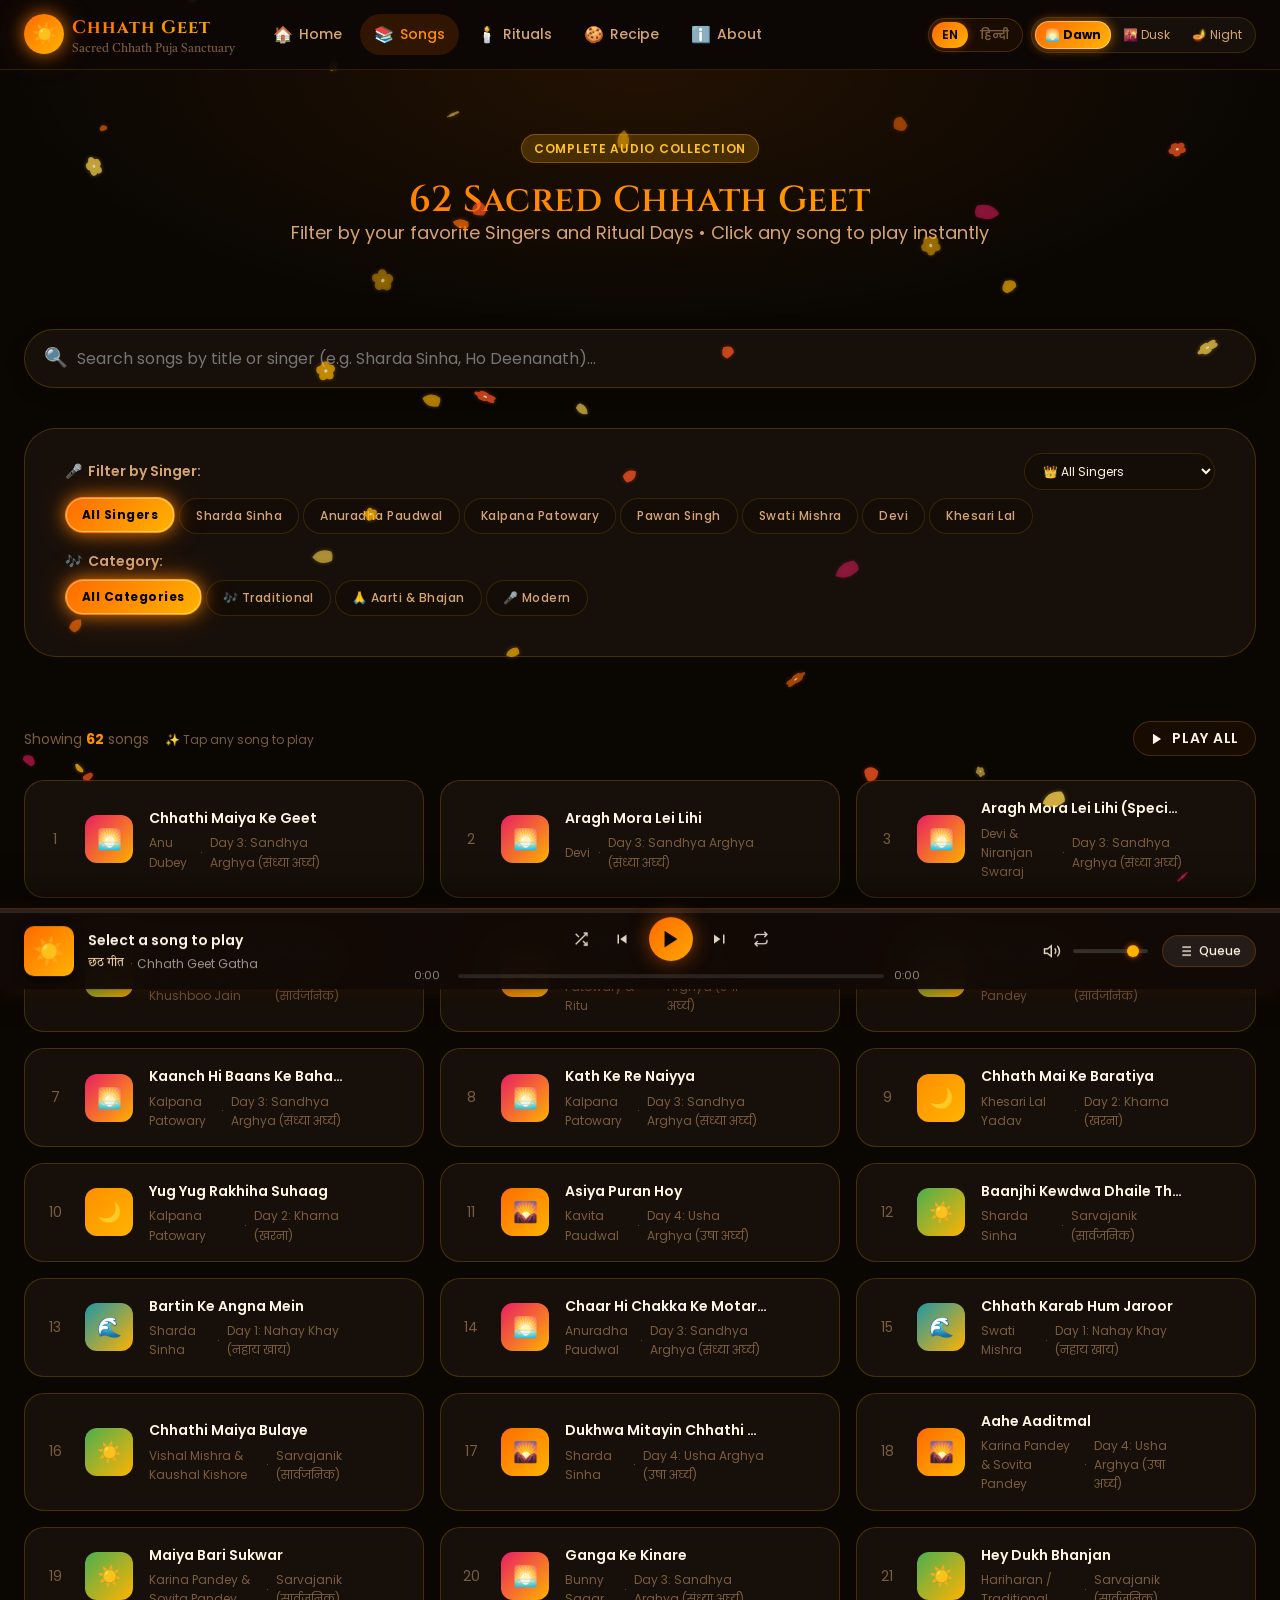
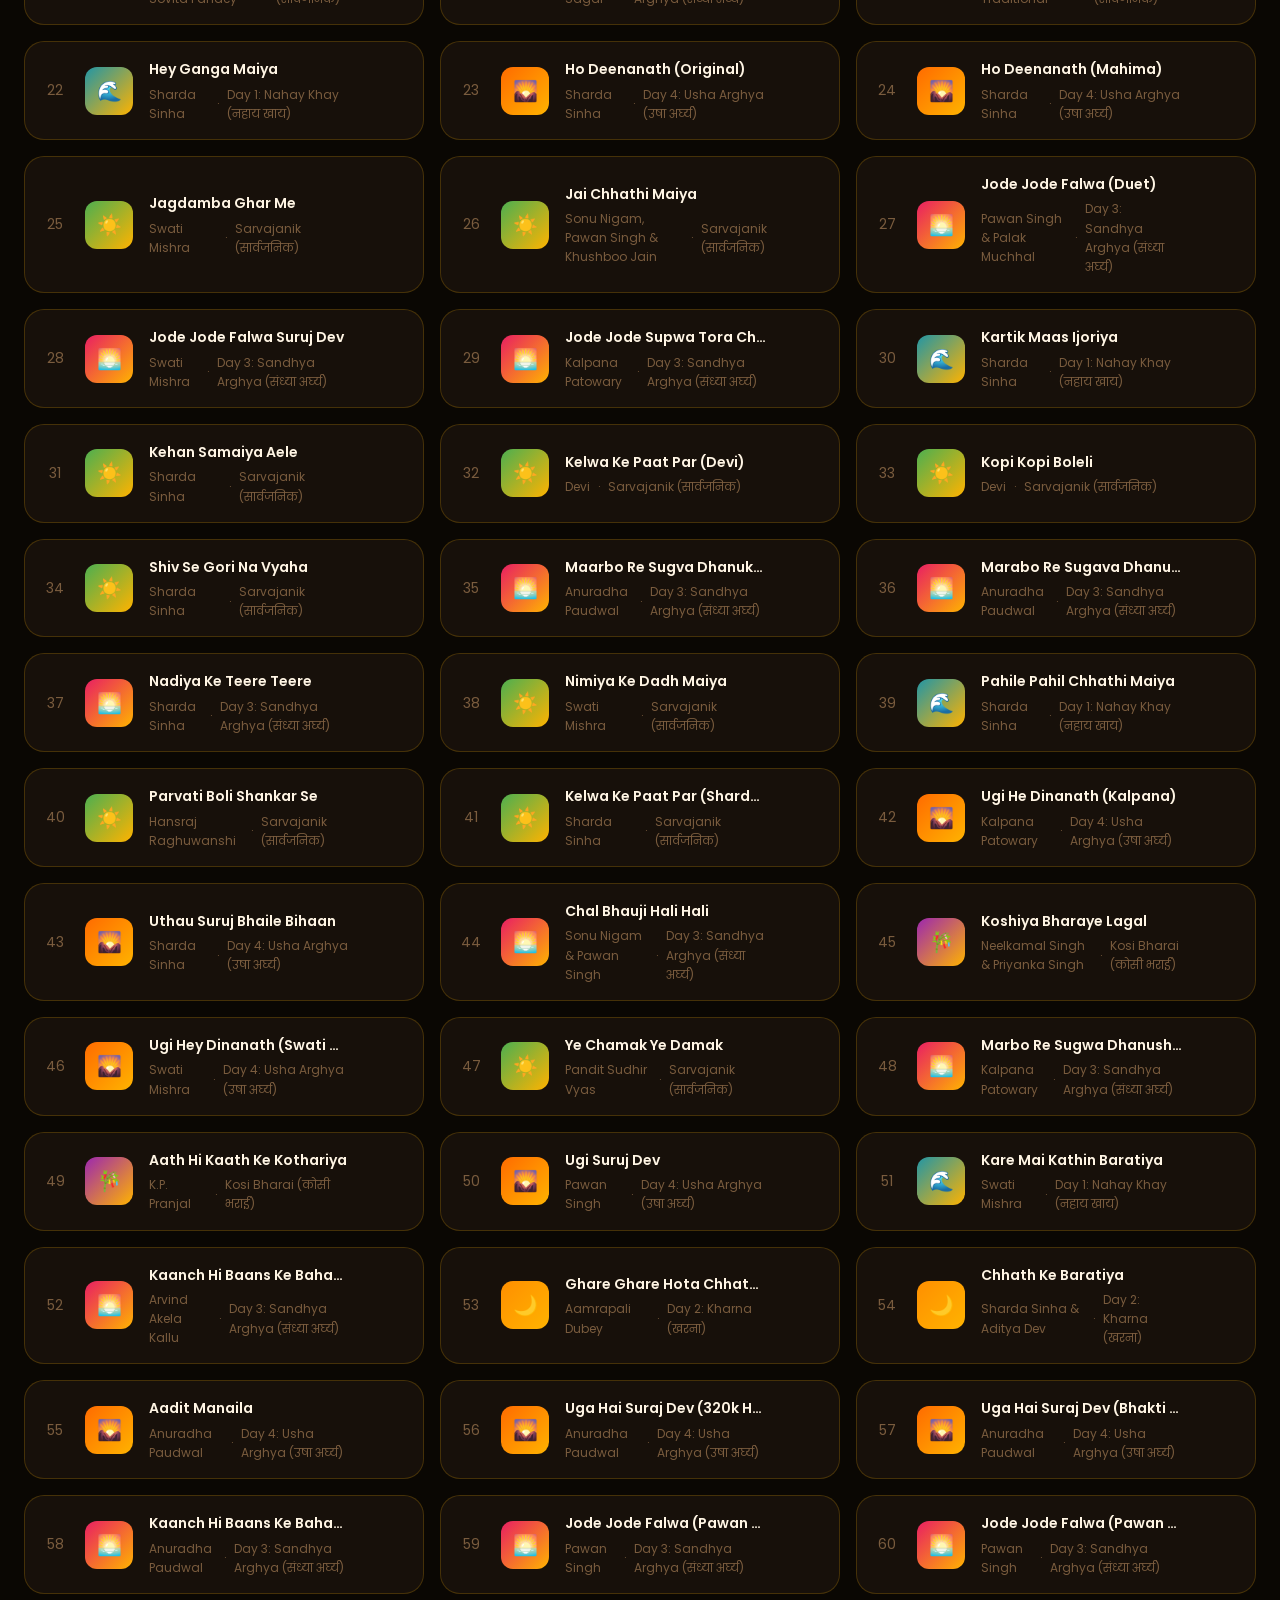
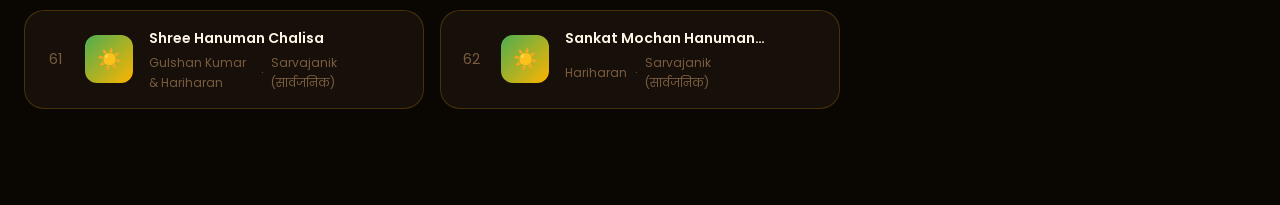
<file: songs.html>
<!DOCTYPE html>
<html lang="en" data-theme="usha" data-lang="en">
<head>
  <meta charset="UTF-8" />
  <meta name="viewport" content="width=device-width, initial-scale=1.0" />
  <meta name="description" content="Explore and listen to all 62 sacred Chhath Puja songs by Sharda Sinha, Anuradha Paudwal, Kalpana, Pawan Singh, Swati Mishra, Devi, and Khesari Lal." />
  <title>Songs — Chhath Geet</title>
  
  <link rel="icon" href="data:image/svg+xml,<svg xmlns='http://www.w3.org/2000/svg' viewBox='0 0 100 100'><text y='.9em' font-size='90'>☀️</text></svg>" />
  
  <link rel="stylesheet" href="css/index.css" />
  <link rel="stylesheet" href="css/components.css" />
  <link rel="stylesheet" href="css/responsive.css" />
  
  <style>
    .songs-search-bar {
      position: relative;
      margin-bottom: var(--space-xl);
    }
    
    .songs-search-input {
      width: 100%;
      padding: 16px 20px 16px 52px;
      background: var(--bg-card);
      border: 1px solid var(--border-card);
      border-radius: var(--radius-full);
      color: var(--text-primary);
      font-size: var(--text-base);
      outline: none;
      transition: all var(--transition-fast);
      box-shadow: 0 4px 20px rgba(0,0,0,0.15);
    }
    
    .songs-search-input:focus {
      border-color: var(--saffron);
      box-shadow: 0 0 0 3px rgba(255,107,0,0.25);
    }
    
    .songs-search-icon {
      position: absolute;
      left: 20px;
      top: 50%;
      transform: translateY(-50%);
      color: var(--text-muted);
      font-size: 1.2rem;
      pointer-events: none;
    }
    
    .filter-section {
      background: var(--bg-card);
      border: 1px solid var(--border-card);
      border-radius: var(--radius-xl);
      padding: var(--space-lg) var(--space-xl);
      margin-bottom: var(--space-2xl);
    }
    
    .filter-group-title {
      font-size: var(--text-sm);
      font-weight: 600;
      color: var(--text-secondary);
      margin-bottom: var(--space-sm);
      display: flex;
      align-items: center;
      gap: 6px;
    }
    
    .filter-pills {
      display: flex;
      gap: var(--space-xs);
      flex-wrap: wrap;
      margin-bottom: var(--space-md);
    }
    
    .filter-pill {
      padding: 8px 16px;
      background: var(--bg-secondary);
      border: 1px solid var(--border-subtle);
      border-radius: var(--radius-full);
      font-size: var(--text-xs);
      font-weight: 500;
      color: var(--text-secondary);
      cursor: pointer;
      transition: all var(--transition-fast);
      display: flex;
      align-items: center;
      gap: 6px;
    }
    
    .filter-pill:hover {
      border-color: var(--saffron);
      color: var(--text-primary);
    }
    
    .filter-pill.active {
      background: var(--grad-saffron) !important;
      border-color: transparent !important;
      color: #000 !important;
      font-weight: 700;
      box-shadow: 
        0 0 0 1px rgba(255, 255, 255, 0.4) inset,
        0 0 16px rgba(255, 140, 0, 0.7),
        0 0 32px rgba(255, 107, 0, 0.35) !important;
      transform: translateY(-1px);
    }

    .artist-select {
      background: var(--bg-secondary);
      border: 1px solid var(--border-subtle);
      color: var(--text-primary);
      padding: 8px 14px;
      border-radius: var(--radius-full);
      font-size: var(--text-xs);
      cursor: pointer;
      outline: none;
      transition: border-color 0.2s;
    }

    .artist-select:focus {
      border-color: var(--saffron);
    }
    
    .songs-grid-all {
      display: grid;
      grid-template-columns: repeat(auto-fill, minmax(320px, 1fr));
      gap: var(--space-md);
    }
    
    .results-count {
      font-size: var(--text-sm);
      color: var(--text-muted);
      margin-bottom: var(--space-lg);
      display: flex;
      align-items: center;
      justify-content: space-between;
    }
    
    .song-card.now-playing {
      border-color: var(--saffron);
      background: rgba(255, 107, 0, 0.08);
      box-shadow: 0 0 15px rgba(255, 107, 0, 0.2);
    }
  </style>
</head>
<body>
  <!-- Navbar -->
  <nav id="navbar">
    <a href="home.html" class="nav-logo">
      <div class="nav-logo-icon">☀️</div>
      <div>
        <div class="nav-logo-text" data-i18n="nav.brand">Chhath Geet</div>
        <span class="nav-logo-sub" data-i18n="nav.brand_sub">छठ गीत</span>
      </div>
    </a>
    
    <div class="nav-links">
      <a href="home.html" class="nav-link">
        <span class="nav-icon">🏠</span> <span data-i18n="nav.home">Home</span>
      </a>
      <a href="songs.html" class="nav-link active">
        <span class="nav-icon">📚</span> <span data-i18n="nav.songs">Songs</span>
      </a>
      <a href="rituals.html" class="nav-link">
        <span class="nav-icon">🕯️</span> <span data-i18n="nav.rituals">Rituals</span>
      </a>
      <a href="recipe.html" class="nav-link">
        <span class="nav-icon">🍪</span> <span data-i18n="nav.recipe">Recipe</span>
      </a>
      <a href="about.html" class="nav-link">
        <span class="nav-icon">ℹ️</span> <span data-i18n="nav.about">About</span>
      </a>
    </div>
    
    <div class="nav-actions">
      <!-- Language Switcher -->
      <div class="lang-switcher">
        <button class="lang-btn active" data-lang="en">EN</button>
        <button class="lang-btn" data-lang="hi">हिन्दी</button>
      </div>

      <!-- Theme Switcher -->
      <div class="theme-switcher">
        <button class="theme-btn" data-theme="usha" data-i18n="nav.theme_usha">🌅 Dawn</button>
        <button class="theme-btn" data-theme="sandhya" data-i18n="nav.theme_sandhya">🌇 Dusk</button>
        <button class="theme-btn" data-theme="kosi" data-i18n="nav.theme_kosi">🪔 Night</button>
      </div>
      <div class="nav-hamburger" id="nav-hamburger">
        <span></span><span></span><span></span>
      </div>
    </div>
  </nav>

  <!-- Mobile Drawer -->
  <div class="nav-drawer" id="nav-drawer">
    <a href="home.html" class="nav-link"><span class="nav-icon">🏠</span> <span data-i18n="nav.home">Home</span></a>
    <a href="songs.html" class="nav-link active"><span class="nav-icon">📚</span> <span data-i18n="nav.songs">Songs</span></a>
    <a href="rituals.html" class="nav-link"><span class="nav-icon">🕯️</span> <span data-i18n="nav.rituals">Rituals</span></a>
    <a href="recipe.html" class="nav-link"><span class="nav-icon">🍪</span> <span data-i18n="nav.recipe">Recipe</span></a>
    <a href="about.html" class="nav-link"><span class="nav-icon">ℹ️</span> <span data-i18n="nav.about">About</span></a>
    
    <div style="display:flex;gap:10px;justify-content:center;margin-top:var(--space-md)">
      <div class="lang-switcher">
        <button class="lang-btn active" data-lang="en">EN</button>
        <button class="lang-btn" data-lang="hi">हिन्दी</button>
      </div>
    </div>

    <div class="drawer-theme-section">
      <div class="drawer-section-title">
        <span>🎨</span> <span data-i18n="nav.theme_title">Choose Theme:</span>
      </div>
      <div class="theme-switcher">
        <button class="theme-btn" data-theme="usha" data-i18n="nav.theme_usha">🌅 Dawn</button>
        <button class="theme-btn" data-theme="sandhya" data-i18n="nav.theme_sandhya">🌇 Dusk</button>
        <button class="theme-btn" data-theme="kosi" data-i18n="nav.theme_kosi">🪔 Night</button>
      </div>
    </div>
  </div>

  <!-- Main Content -->
  <main id="app">
    <div class="page-header">
      <div class="page-header-bg"></div>
      <div class="container">
        <div class="badge badge-gold" style="margin-bottom:var(--space-md)" data-i18n="songs.badge">Complete Audio Collection</div>
        <h1 class="section-title gradient-text" data-i18n="songs.title">62 Sacred Chhath Geet</h1>
        <p class="section-subtitle" style="margin-top:-12px" data-i18n="songs.sub">
          Filter by your favorite Singers and Ritual Days • Click any song to play instantly
        </p>
      </div>
    </div>

    <div class="container" style="padding-bottom:var(--space-3xl)">
      <!-- Search Bar -->
      <div class="songs-search-bar">
        <span class="songs-search-icon">🔍</span>
        <input 
          type="text" 
          id="search-input" 
          class="songs-search-input" 
          placeholder="Search songs by title or singer (e.g. Sharda Sinha, Ho Deenanath)..." 
          data-i18n-placeholder="songs.search_placeholder"
        />
      </div>

      <!-- Filters Section (Singers, Category) -->
      <div class="filter-section">
        <!-- Quick Singer Filters -->
        <div>
          <div class="filter-group-title">
            <span>🎤</span> <span data-i18n="songs.filter_singers_label">Filter by Singer:</span>
            <select id="artist-select" class="artist-select" style="margin-left:auto">
              <option value="all" data-i18n="songs.all_singers_opt">👑 All Singers</option>
            </select>
          </div>
          <div class="filter-pills" id="singer-pills">
            <button class="filter-pill active" data-singer="all" data-i18n="filter.all_singers">All</button>
            <button class="filter-pill" data-singer="Sharda Sinha">Sharda Sinha</button>
            <button class="filter-pill" data-singer="Anuradha Paudwal">Anuradha Paudwal</button>
            <button class="filter-pill" data-singer="Kalpana Patowary">Kalpana Patowary</button>
            <button class="filter-pill" data-singer="Pawan Singh">Pawan Singh</button>
            <button class="filter-pill" data-singer="Swati Mishra">Swati Mishra</button>
            <button class="filter-pill" data-singer="Devi">Devi</button>
            <button class="filter-pill" data-singer="Khesari Lal Yadav">Khesari Lal</button>
          </div>
        </div>

        <!-- Category Filters -->
        <div style="margin-top:var(--space-md)">
          <div class="filter-group-title">
            <span>🎶</span> <span data-i18n="songs.filter_category_label">Category:</span>
          </div>
          <div class="filter-pills" id="category-pills">
            <button class="filter-pill active" data-cat="all" data-i18n="filter.all_categories">All Categories</button>
            <button class="filter-pill" data-cat="paramparik" data-i18n="filter.paramparik">Traditional</button>
            <button class="filter-pill" data-cat="aarti" data-i18n="filter.aarti">Aarti</button>
            <button class="filter-pill" data-cat="modern" data-i18n="filter.modern">Modern</button>
          </div>
        </div>
      </div>

      <!-- Results Count & Play All button -->
      <div class="results-count">
        <div>
          Showing <strong id="song-count" style="color:var(--saffron)">62</strong> songs
          <span style="margin-left:12px;color:var(--text-muted);font-size:12px" data-i18n="songs.tap_to_play">✨ Tap any song to play</span>
        </div>
        <button class="btn btn-secondary btn-sm" id="btn-play-filtered" style="padding:6px 16px">
          <svg width="14" height="14" viewBox="0 0 24 24" fill="currentColor"><polygon points="5 3 19 12 5 21 5 3"/></svg>
          <span data-i18n="songs.btn_play_all">Play All</span>
        </button>
      </div>

      <!-- Unified Songs Grid -->
      <div class="songs-grid-all" id="songs-list">
        <!-- Rendered by JS -->
      </div>
    </div>
  </main>

  <!-- Shared JS -->
  <script src="js/songs-db.js"></script>
  <script src="js/audio-player.js"></script>
  <script src="js/i18n.js"></script>
  <script src="js/petals.js"></script>

  <script>
    // Theme switcher
    document.querySelectorAll('.theme-btn').forEach(btn => {
      btn.addEventListener('click', () => {
        const theme = btn.dataset.theme;
        document.documentElement.setAttribute('data-theme', theme);
        document.querySelectorAll('.theme-btn').forEach(b => b.classList.remove('active'));
        btn.classList.add('active');
        localStorage.setItem('cg_theme', theme);
      });
    });
    
    const savedTheme = localStorage.getItem('cg_theme') || 'usha';
    document.documentElement.setAttribute('data-theme', savedTheme);
    document.querySelectorAll('.theme-btn').forEach(b => b.classList.remove('active'));
    document.querySelectorAll(`[data-theme="${savedTheme}"]`).forEach(b => b.classList.add('active'));

    // Hamburger toggle
    const hamburger = document.getElementById('nav-hamburger');
    const drawer = document.getElementById('nav-drawer');
    if (hamburger && drawer) {
      hamburger.addEventListener('click', () => {
        hamburger.classList.toggle('open');
        drawer.classList.toggle('open');
      });
    }

    // ═══════════════════════════════════════════════
    // FILTER & RENDER SONGS
    // ═══════════════════════════════════════════════
    let activeSinger = 'all';
    let activeCategory = 'all';
    let searchQuery = '';

    const searchInput = document.getElementById('search-input');
    const songsContainer = document.getElementById('songs-list');
    const songCountEl = document.getElementById('song-count');
    const artistSelect = document.getElementById('artist-select');

    // Populate artist dropdown
    const allArtists = getAllArtists();
    allArtists.forEach(art => {
      const opt = document.createElement('option');
      opt.value = art;
      opt.textContent = art;
      artistSelect.appendChild(opt);
    });

    artistSelect.addEventListener('change', (e) => {
      activeSinger = e.target.value;
      // Sync quick pill state
      document.querySelectorAll('#singer-pills .filter-pill').forEach(p => {
        p.classList.toggle('active', p.dataset.singer === activeSinger);
      });
      renderSongs();
    });

    // Singer quick pills
    document.querySelectorAll('#singer-pills .filter-pill').forEach(pill => {
      pill.addEventListener('click', () => {
        document.querySelectorAll('#singer-pills .filter-pill').forEach(p => p.classList.remove('active'));
        pill.classList.add('active');
        activeSinger = pill.dataset.singer;
        artistSelect.value = activeSinger;
        renderSongs();
      });
    });

    // Category pills
    document.querySelectorAll('#category-pills .filter-pill').forEach(pill => {
      pill.addEventListener('click', () => {
        document.querySelectorAll('#category-pills .filter-pill').forEach(p => p.classList.remove('active'));
        pill.classList.add('active');
        activeCategory = pill.dataset.cat;
        renderSongs();
      });
    });

    // Search input
    searchInput.addEventListener('input', (e) => {
      searchQuery = e.target.value.toLowerCase().trim();
      renderSongs();
    });

    function getFilteredSongs() {
      return SONGS_DB.filter(song => {
        // Singer filter
        if (activeSinger !== 'all' && !song.artist.toLowerCase().includes(activeSinger.toLowerCase())) {
          return false;
        }

        // Category filter
        if (activeCategory !== 'all' && song.category !== activeCategory) {
          return false;
        }

        // Search query
        if (searchQuery) {
          const matchTitle = song.title.toLowerCase().includes(searchQuery);
          const matchTitleHi = song.titleHi.toLowerCase().includes(searchQuery);
          const matchArtist = song.artist.toLowerCase().includes(searchQuery);
          if (!matchTitle && !matchTitleHi && !matchArtist) return false;
        }

        return true;
      });
    }

    function renderSongs() {
      const filtered = getFilteredSongs();
      songCountEl.textContent = filtered.length;

      if (filtered.length === 0) {
        songsContainer.innerHTML = `
          <div style="grid-column:1/-1;text-align:center;padding:var(--space-3xl);color:var(--text-muted)">
            <div style="font-size:3rem;margin-bottom:var(--space-md)">🔍</div>
            <div style="font-size:var(--text-lg);font-weight:600;color:var(--text-secondary)">No songs found</div>
            <p style="font-size:var(--text-sm);margin-top:6px">Try changing your search keywords or filter options.</p>
          </div>
        `;
        return;
      }

      const isHindi = document.documentElement.getAttribute('data-lang') === 'hi';
      const currentSong = window.CG_PLAYER ? window.CG_PLAYER.currentSong : null;

      songsContainer.innerHTML = filtered.map((s, i) => `
        <div class="song-card ${currentSong && currentSong.id === s.id ? 'now-playing' : ''}" data-song-id="${s.id}" style="cursor:pointer">
          <div class="song-num">${i + 1}</div>
          <div class="song-thumb" style="background:linear-gradient(135deg,${DAY_COLORS[s.day] || '#FF6B00'},#FFB300)">
            <span>${DAY_ICONS[s.day] || '🎵'}</span>
            <div class="play-overlay">
              <svg width="16" height="16" viewBox="0 0 24 24" fill="white"><polygon points="5 3 19 12 5 21 5 3"/></svg>
            </div>
          </div>
          <div class="song-info">
            <div class="song-title">${isHindi && s.titleHi ? s.titleHi : s.title}</div>
            <div class="song-meta">
              <span>${s.artist}</span>
              <span>·</span>
              <span>${DAY_NAMES[s.day] || s.day}</span>
            </div>
          </div>
          <div class="song-actions">
            <button class="btn-icon" title="Play Song" onclick="event.stopPropagation(); playSpecificSong(${s.id})">
              <svg width="14" height="14" viewBox="0 0 24 24" fill="currentColor"><polygon points="5 3 19 12 5 21 5 3"/></svg>
            </button>
          </div>
        </div>
      `).join('');

      // Add click listeners to cards
      songsContainer.querySelectorAll('.song-card').forEach(card => {
        card.addEventListener('click', () => {
          const id = parseInt(card.dataset.songId);
          playSpecificSong(id);
        });
      });
    }

    window.addEventListener('chhathLangChange', () => {
      renderSongs();
    });

    function playSpecificSong(id) {
      const filtered = getFilteredSongs();
      const song = SONGS_DB.find(s => s.id === id);
      if (song) {
        playSongFromDB(song, filtered.length > 0 ? filtered : SONGS_DB);
      }
    }

    // Play All Filtered button
    document.getElementById('btn-play-filtered').addEventListener('click', () => {
      const filtered = getFilteredSongs();
      if (filtered.length > 0) {
        playSongFromDB(filtered[0], filtered);
      }
    });

    // Update active highlight when song changes
    window.addEventListener('chhathSongChange', (e) => {
      const activeId = e.detail && e.detail.song ? e.detail.song.id : null;
      document.querySelectorAll('.song-card').forEach(card => {
        card.classList.toggle('now-playing', parseInt(card.dataset.songId) === activeId);
      });
    });

    // Initial render
    renderSongs();
  </script>
</body>
</html>
</file>
<file: css/index.css>
/* ============================================================
   CHHATH GEET — Core Design System
   Three sacred themes: Usha (Dawn), Sandhya (Dusk), Kosi (Night)
   ============================================================ */

@import url('https://fonts.googleapis.com/css2?family=Poppins:wght@300;400;500;600;700;800&family=Tiro+Devanagari+Hindi&family=Cinzel:wght@400;600;700&display=swap');

/* ── Design Tokens ─────────────────────────────────────────── */
:root {
  /* Palette */
  --saffron:         #FF6B00;
  --saffron-light:   #FF8C3A;
  --saffron-dark:    #CC4E00;
  --sunrise-gold:    #FFB300;
  --marigold:        #FFCA28;
  --marigold-light:  #FFE082;
  --terracotta:      #BF4E30;
  --terracotta-light:#D4735A;
  --river-blue:      #2196A6;
  --river-blue-light:#48B8C5;
  --cream:           #FFF8E7;
  --deep-ochre:      #7B4F1E;

  /* Backgrounds */
  --bg-primary:      #0D0805;
  --bg-secondary:    #130B06;
  --bg-card:         #1C1008;
  --bg-card-hover:   #251508;
  --bg-overlay:      rgba(13, 8, 5, 0.85);
  --bg-glass:        rgba(255, 107, 0, 0.06);
  --bg-glass-strong: rgba(255, 107, 0, 0.12);

  /* Text */
  --text-primary:    #FFF5E4;
  --text-secondary:  #D4A574;
  --text-muted:      #7A5C3E;
  --text-accent:     #FFB300;
  --text-hindi:      #FFE0B2;

  /* Borders */
  --border-subtle:   rgba(255, 179, 0, 0.15);
  --border-glow:     rgba(255, 107, 0, 0.4);
  --border-card:     rgba(255, 179, 0, 0.2);

  /* Gradients */
  --grad-hero:       linear-gradient(135deg, #0D0805 0%, #1A0A03 40%, #2D1204 70%, #0D0805 100%);
  --grad-saffron:    linear-gradient(135deg, #FF6B00, #FFB300);
  --grad-sunrise:    linear-gradient(180deg, #FF3D00 0%, #FF6B00 30%, #FFB300 70%, #FFCA28 100%);
  --grad-card:       linear-gradient(145deg, #1C1008, #251508);
  --grad-player:     linear-gradient(180deg, rgba(13,8,5,0) 0%, rgba(13,8,5,0.98) 100%);

  /* Glows & Shadows */
  --glow-saffron:    0 0 30px rgba(255, 107, 0, 0.4), 0 0 60px rgba(255, 107, 0, 0.2);
  --glow-gold:       0 0 20px rgba(255, 179, 0, 0.5);
  --shadow-card:     0 4px 24px rgba(0, 0, 0, 0.6), 0 1px 0 rgba(255, 179, 0, 0.1);
  --shadow-player:   0 -4px 40px rgba(0, 0, 0, 0.8), 0 -1px 0 rgba(255, 107, 0, 0.3);
  --shadow-modal:    0 20px 80px rgba(0, 0, 0, 0.9);

  /* Spacing */
  --space-xs:  4px;
  --space-sm:  8px;
  --space-md:  16px;
  --space-lg:  24px;
  --space-xl:  40px;
  --space-2xl: 64px;
  --space-3xl: 96px;

  /* Typography */
  --font-primary:  'Poppins', sans-serif;
  --font-hindi:    'Tiro Devanagari Hindi', serif;
  --font-display:  'Cinzel', serif;

  --text-xs:   0.75rem;
  --text-sm:   0.875rem;
  --text-base: 1rem;
  --text-lg:   1.125rem;
  --text-xl:   1.25rem;
  --text-2xl:  1.5rem;
  --text-3xl:  1.875rem;
  --text-4xl:  2.25rem;
  --text-5xl:  3rem;
  --text-6xl:  4rem;

  /* Radius */
  --radius-sm:   6px;
  --radius-md:   12px;
  --radius-lg:   20px;
  --radius-xl:   32px;
  --radius-full: 9999px;

  /* Transitions */
  --transition-fast:   150ms cubic-bezier(0.4, 0, 0.2, 1);
  --transition-base:   300ms cubic-bezier(0.4, 0, 0.2, 1);
  --transition-slow:   500ms cubic-bezier(0.4, 0, 0.2, 1);
  --transition-spring: 400ms cubic-bezier(0.34, 1.56, 0.64, 1);

  /* Z-index layers */
  --z-base:    1;
  --z-card:    10;
  --z-navbar:  100;
  --z-player:  200;
  --z-modal:   300;
  --z-toast:   400;
}

/* ── Usha Theme (Dawn Gold) — default ─────────────────────── */
[data-theme="usha"] {
  --bg-primary:    #0A0703;
  --bg-secondary:  #140C06;
  --saffron:       #FF8F00;
  --saffron-light: #FFB300;
  --sunrise-gold:  #FFC107;
  --bg-card:       #17100A;
  --bg-card-hover: #22170E;
  --grad-hero:     linear-gradient(135deg, #0D0805 0%, #1A0A03 40%, #2D1204 70%, #0D0805 100%);
  --grad-saffron:  linear-gradient(135deg, #FF6B00, #FFB300);
  --header-bg:     radial-gradient(ellipse at 50% -20%, rgba(255, 107, 0, 0.35) 0%, rgba(10, 7, 3, 0) 75%);
  --glow-saffron:  0 0 16px rgba(255, 140, 0, 0.65), 0 0 32px rgba(255, 107, 0, 0.3);
  --border-glow:   rgba(255, 143, 0, 0.4);
  --orb-1:         rgba(255, 107, 0, 0.3);
  --orb-2:         rgba(255, 179, 0, 0.2);
}

/* ── Sandhya Theme (Crimson Dusk) ──────────────────────────── */
[data-theme="sandhya"] {
  --bg-primary:    #0D0308;
  --bg-secondary:  #1A0712;
  --saffron:       #E91E63;
  --saffron-light: #F06292;
  --sunrise-gold:  #FF5722;
  --bg-card:       #1A0810;
  --bg-card-hover: #260C18;
  --text-accent:   #FF5722;
  --grad-hero:     linear-gradient(135deg, #0D0308 0%, #240715 40%, #3D0A22 70%, #0D0308 100%);
  --grad-saffron:  linear-gradient(135deg, #E91E63, #FF5722);
  --header-bg:     radial-gradient(ellipse at 50% -20%, rgba(233, 30, 99, 0.4) 0%, rgba(13, 3, 8, 0) 75%);
  --glow-saffron:  0 0 16px rgba(233, 30, 99, 0.65), 0 0 32px rgba(255, 87, 34, 0.3);
  --border-glow:   rgba(233, 30, 99, 0.4);
  --orb-1:         rgba(233, 30, 99, 0.35);
  --orb-2:         rgba(255, 87, 34, 0.25);
}

/* ── Kosi Theme (Night Diya) ────────────────────────────────── */
[data-theme="kosi"] {
  --bg-primary:    #02060F;
  --bg-secondary:  #050E20;
  --saffron:       #FFB300;
  --saffron-light: #FFE082;
  --sunrise-gold:  #FFD54F;
  --bg-card:       #081020;
  --bg-card-hover: #0E1B36;
  --text-accent:   #FFB300;
  --grad-hero:     linear-gradient(135deg, #02060F 0%, #06132C 40%, #0B2250 70%, #02060F 100%);
  --grad-saffron:  linear-gradient(135deg, #FFB300, #FF8F00);
  --header-bg:     radial-gradient(ellipse at 50% -20%, rgba(255, 179, 0, 0.35) 0%, rgba(2, 6, 15, 0) 75%);
  --glow-saffron:  0 0 16px rgba(255, 179, 0, 0.65), 0 0 32px rgba(255, 179, 0, 0.25);
  --border-glow:   rgba(255, 179, 0, 0.4);
  --river-blue:    #7986CB;
  --orb-1:         rgba(255, 179, 0, 0.3);
  --orb-2:         rgba(63, 81, 181, 0.25);
}

/* ── Global Reset ──────────────────────────────────────────── */
*, *::before, *::after {
  box-sizing: border-box;
  margin: 0;
  padding: 0;
}

/* ── Language Visibility Controls ────────────────────────────── */
html[data-lang="en"] .lang-hi {
  display: none !important;
}
html[data-lang="hi"] .lang-en {
  display: none !important;
}


html {
  font-size: 16px;
  scroll-behavior: smooth;
  -webkit-font-smoothing: antialiased;
  -moz-osx-font-smoothing: grayscale;
  text-rendering: optimizeLegibility;
}

body {
  font-family: var(--font-primary);
  background-color: var(--bg-primary);
  color: var(--text-primary);
  line-height: 1.6;
  min-height: 100vh;
  overflow-x: hidden;
  transition: background-color var(--transition-slow), color var(--transition-slow);
}

/* ── Scrollbar ──────────────────────────────────────────────── */
::-webkit-scrollbar { width: 6px; height: 6px; }
::-webkit-scrollbar-track { background: var(--bg-secondary); }
::-webkit-scrollbar-thumb {
  background: linear-gradient(var(--saffron), var(--terracotta));
  border-radius: var(--radius-full);
}
::-webkit-scrollbar-thumb:hover { background: var(--saffron-light); }

/* ── Typography ─────────────────────────────────────────────── */
h1, h2, h3, h4, h5, h6 {
  font-family: var(--font-display);
  font-weight: 600;
  letter-spacing: 0.02em;
  line-height: 1.2;
  color: var(--text-primary);
}

.hindi-text {
  font-family: var(--font-hindi);
  color: var(--text-hindi);
  letter-spacing: 0.01em;
}

.gradient-text {
  background: var(--grad-saffron);
  -webkit-background-clip: text;
  -webkit-text-fill-color: transparent;
  background-clip: text;
}

.glow-text {
  text-shadow: 0 0 20px rgba(255, 179, 0, 0.6), 0 0 40px rgba(255, 107, 0, 0.3);
}

p { color: var(--text-secondary); line-height: 1.7; }
a { color: inherit; text-decoration: none; }
img { display: block; max-width: 100%; }
button { cursor: pointer; border: none; background: none; font-family: inherit; }
input, select, textarea { font-family: inherit; }
ul, ol { list-style: none; }

/* ── Layout Utilities ───────────────────────────────────────── */
.container {
  width: 100%;
  max-width: 1280px;
  margin: 0 auto;
  padding: 0 var(--space-lg);
}

.section {
  padding: var(--space-3xl) 0;
}

.section-title {
  font-size: var(--text-4xl);
  margin-bottom: var(--space-sm);
}

.section-subtitle {
  font-size: var(--text-lg);
  color: var(--text-secondary);
  margin-bottom: var(--space-xl);
}

.flex { display: flex; }
.flex-col { flex-direction: column; }
.items-center { align-items: center; }
.justify-between { justify-content: space-between; }
.justify-center { justify-content: center; }
.gap-sm { gap: var(--space-sm); }
.gap-md { gap: var(--space-md); }
.gap-lg { gap: var(--space-lg); }
.gap-xl { gap: var(--space-xl); }
.grid { display: grid; }
.text-center { text-align: center; }
.w-full { width: 100%; }
.relative { position: relative; }
.hidden { display: none !important; }
.sr-only {
  position: absolute; width: 1px; height: 1px;
  padding: 0; margin: -1px; overflow: hidden;
  clip: rect(0,0,0,0); border: 0;
}

/* ── Buttons ─────────────────────────────────────────────────── */
.btn {
  display: inline-flex;
  align-items: center;
  gap: var(--space-sm);
  padding: 10px 24px;
  border-radius: var(--radius-full);
  font-size: var(--text-sm);
  font-weight: 600;
  font-family: var(--font-primary);
  letter-spacing: 0.05em;
  text-transform: uppercase;
  transition: all var(--transition-base);
  position: relative;
  overflow: hidden;
}

.btn::after {
  content: '';
  position: absolute;
  inset: 0;
  background: rgba(255,255,255,0.1);
  opacity: 0;
  transition: opacity var(--transition-fast);
}
.btn:hover::after { opacity: 1; }

.btn-primary {
  background: var(--grad-saffron);
  color: #000;
  box-shadow: var(--glow-saffron);
}
.btn-primary:hover {
  transform: translateY(-2px);
  box-shadow: 0 8px 30px rgba(255, 107, 0, 0.5);
}

.btn-secondary {
  background: var(--bg-glass);
  color: var(--text-primary);
  border: 1px solid var(--border-card);
  backdrop-filter: blur(10px);
}
.btn-secondary:hover {
  border-color: var(--saffron);
  background: var(--bg-glass-strong);
  transform: translateY(-2px);
}

.btn-ghost {
  background: transparent;
  color: var(--text-secondary);
  padding: 8px 16px;
}
.btn-ghost:hover { color: var(--saffron); }

.btn-icon {
  width: 40px;
  height: 40px;
  padding: 0;
  border-radius: 50%;
  display: inline-flex;
  align-items: center;
  justify-content: center;
  background: var(--bg-glass);
  border: 1px solid var(--border-subtle);
  color: var(--text-secondary);
  transition: all var(--transition-base);
}
.btn-icon:hover {
  background: var(--bg-glass-strong);
  border-color: var(--saffron);
  color: var(--saffron);
  transform: scale(1.1);
}
.btn-icon.active {
  background: rgba(255,107,0,0.2);
  border-color: var(--saffron);
  color: var(--saffron);
}

/* ── Badge Pills ─────────────────────────────────────────────── */
.badge {
  display: inline-flex;
  align-items: center;
  gap: 4px;
  padding: 4px 12px;
  border-radius: var(--radius-full);
  font-size: var(--text-xs);
  font-weight: 600;
  letter-spacing: 0.06em;
  text-transform: uppercase;
}

.badge-saffron  { background: rgba(255,107,0,0.2); color: var(--saffron-light); border: 1px solid rgba(255,107,0,0.3); }
.badge-gold     { background: rgba(255,179,0,0.2); color: var(--marigold); border: 1px solid rgba(255,179,0,0.3); }
.badge-blue     { background: rgba(33,150,166,0.2); color: var(--river-blue-light); border: 1px solid rgba(33,150,166,0.3); }
.badge-terra    { background: rgba(191,78,48,0.2); color: var(--terracotta-light); border: 1px solid rgba(191,78,48,0.3); }
.badge-green    { background: rgba(76,175,80,0.2); color: #81C784; border: 1px solid rgba(76,175,80,0.3); }

/* ── Glass Card ─────────────────────────────────────────────── */
.glass-card {
  background: var(--bg-card);
  border: 1px solid var(--border-card);
  border-radius: var(--radius-lg);
  backdrop-filter: blur(20px);
  transition: all var(--transition-base);
}
.glass-card:hover {
  border-color: var(--border-glow);
  box-shadow: var(--glow-saffron);
  transform: translateY(-2px);
}

/* ── Divider ─────────────────────────────────────────────────── */
.divider {
  height: 1px;
  background: linear-gradient(90deg, transparent, var(--border-card), transparent);
  margin: var(--space-xl) 0;
}

/* ── Floating particles (diya flames) ───────────────────────── */
.particles-container {
  position: fixed;
  inset: 0;
  pointer-events: none;
  z-index: 0;
  overflow: hidden;
}

.particle {
  position: absolute;
  width: 4px;
  height: 4px;
  border-radius: 50%;
  background: var(--saffron);
  animation: float-particle linear infinite;
  opacity: 0;
}

@keyframes float-particle {
  0%   { transform: translateY(100vh) scale(0); opacity: 0; }
  10%  { opacity: 0.7; }
  90%  { opacity: 0.3; }
  100% { transform: translateY(-10vh) scale(1.5); opacity: 0; }
}

/* ── Glow Orb (decorative) ──────────────────────────────────── */
.glow-orb {
  position: absolute;
  border-radius: 50%;
  filter: blur(80px);
  pointer-events: none;
  animation: pulse-orb 4s ease-in-out infinite alternate;
}

@keyframes pulse-orb {
  from { opacity: 0.3; transform: scale(1); }
  to   { opacity: 0.6; transform: scale(1.2); }
}

/* ── Toast Notifications ─────────────────────────────────────── */
#toast-container {
  position: fixed;
  bottom: 100px;
  right: var(--space-lg);
  z-index: var(--z-toast);
  display: flex;
  flex-direction: column;
  gap: var(--space-sm);
  pointer-events: none;
}

.toast {
  background: var(--bg-card);
  border: 1px solid var(--border-card);
  border-left: 3px solid var(--saffron);
  padding: var(--space-md) var(--space-lg);
  border-radius: var(--radius-md);
  font-size: var(--text-sm);
  color: var(--text-primary);
  box-shadow: var(--shadow-card);
  animation: slide-in-toast 0.3s ease, fade-out-toast 0.3s ease 2.7s forwards;
  pointer-events: auto;
}

@keyframes slide-in-toast {
  from { transform: translateX(100px); opacity: 0; }
  to   { transform: translateX(0); opacity: 1; }
}

@keyframes fade-out-toast {
  to { opacity: 0; transform: translateX(100px); }
}

/* ── Loading Spinner ─────────────────────────────────────────── */
.spinner {
  width: 40px;
  height: 40px;
  border: 3px solid var(--border-subtle);
  border-top-color: var(--saffron);
  border-radius: 50%;
  animation: spin 0.8s linear infinite;
}

@keyframes spin {
  to { transform: rotate(360deg); }
}

/* ── Page Transition ─────────────────────────────────────────── */
#app {
  min-height: calc(100vh - 70px);
  padding-top: 70px;
}

.page {
  animation: page-enter 0.4s cubic-bezier(0.4, 0, 0.2, 1);
}

@keyframes page-enter {
  from { opacity: 0; transform: translateY(16px); }
  to   { opacity: 1; transform: translateY(0); }
}

/* ── Sun Ray Animation ───────────────────────────────────────── */
@keyframes sun-ray-rotate {
  from { transform: rotate(0deg); }
  to   { transform: rotate(360deg); }
}

@keyframes sun-pulse {
  0%, 100% { transform: scale(1); filter: brightness(1); }
  50%       { transform: scale(1.05); filter: brightness(1.2); }
}

@keyframes diya-flicker {
  0%, 100% { opacity: 1; transform: scaleY(1); }
  33%  { opacity: 0.8; transform: scaleY(0.95) skewX(3deg); }
  66%  { opacity: 0.9; transform: scaleY(1.05) skewX(-2deg); }
}

@keyframes fade-in-up {
  from { opacity: 0; transform: translateY(30px); }
  to   { opacity: 1; transform: translateY(0); }
}

@keyframes fade-in {
  from { opacity: 0; }
  to   { opacity: 1; }
}

@keyframes scale-in {
  from { opacity: 0; transform: scale(0.92); }
  to   { opacity: 1; transform: scale(1); }
}

.animate-fade-up  { animation: fade-in-up 0.6s ease forwards; }
.animate-fade-in  { animation: fade-in   0.5s ease forwards; }
.animate-scale-in { animation: scale-in  0.4s ease forwards; }
</file>
<file: css/components.css>
/* ============================================================
   CHHATH GEET — Components CSS
   Navbar, Player Bar, Song Cards, Modals, Gallery, Ambient Mixer
   ============================================================ */

/* ══════════════════════════════════════════════════════════
   NAVBAR
══════════════════════════════════════════════════════════ */
#navbar {
  position: fixed;
  top: 0;
  left: 0;
  right: 0;
  height: 70px;
  z-index: var(--z-navbar);
  background: rgba(13, 8, 5, 0.85);
  backdrop-filter: blur(20px) saturate(180%);
  -webkit-backdrop-filter: blur(20px) saturate(180%);
  border-bottom: 1px solid var(--border-subtle);
  display: flex;
  align-items: center;
  padding: 0 var(--space-lg);
  gap: var(--space-lg);
  transition: background var(--transition-base);
}

#navbar.scrolled {
  background: rgba(13, 8, 5, 0.97);
  box-shadow: 0 4px 30px rgba(0,0,0,0.5);
}

.nav-logo {
  display: flex;
  align-items: center;
  gap: var(--space-sm);
  flex-shrink: 0;
  text-decoration: none;
}

.nav-logo-icon {
  width: 40px;
  height: 40px;
  background: var(--grad-saffron);
  border-radius: 50%;
  display: flex;
  align-items: center;
  justify-content: center;
  font-size: 20px;
  box-shadow: var(--glow-saffron);
  animation: sun-pulse 3s ease-in-out infinite;
}

.nav-logo-text {
  font-family: var(--font-display);
  font-size: var(--text-lg);
  font-weight: 700;
  background: var(--grad-saffron);
  -webkit-background-clip: text;
  -webkit-text-fill-color: transparent;
  background-clip: text;
  letter-spacing: 0.05em;
}

.nav-logo-sub {
  font-family: var(--font-hindi);
  font-size: var(--text-xs);
  color: var(--text-muted);
  display: block;
  line-height: 1;
}

.nav-links {
  display: flex;
  align-items: center;
  gap: 4px;
  flex: 1;
  overflow-x: auto;
  scrollbar-width: none;
}
.nav-links::-webkit-scrollbar { display: none; }

.nav-link {
  display: flex;
  align-items: center;
  gap: 6px;
  padding: 8px 14px;
  border-radius: var(--radius-full);
  font-size: var(--text-sm);
  font-weight: 500;
  color: var(--text-secondary);
  white-space: nowrap;
  transition: all var(--transition-fast);
  text-decoration: none;
}

.nav-link:hover {
  color: var(--text-primary);
  background: var(--bg-glass);
}

.nav-link.active {
  color: var(--saffron);
  background: rgba(255, 107, 0, 0.15);
}

.nav-link .nav-icon { font-size: 16px; }

.nav-actions {
  display: flex;
  align-items: center;
  gap: var(--space-sm);
  flex-shrink: 0;
}

.nav-clock {
  font-size: var(--text-xs);
  color: var(--text-muted);
  font-family: var(--font-primary);
  letter-spacing: 0.05em;
  padding: 4px 10px;
  background: var(--bg-glass);
  border-radius: var(--radius-full);
  border: 1px solid var(--border-subtle);
}

.theme-switcher {
  display: inline-flex;
  align-items: center;
  background: var(--bg-card);
  border: 1px solid var(--border-subtle);
  border-radius: var(--radius-full);
  padding: 3px;
  gap: 2px;
}

.theme-btn {
  padding: 5px 10px;
  border-radius: var(--radius-full);
  font-size: var(--text-xs);
  color: var(--text-secondary);
  background: transparent;
  border: none;
  transition: all var(--transition-fast);
  cursor: pointer;
  display: inline-flex;
  align-items: center;
  gap: 3px;
  white-space: nowrap;
}
.theme-btn:hover  { color: var(--text-primary); background: var(--bg-glass); }
.theme-btn.active { 
  color: #000 !important; 
  background: var(--grad-saffron) !important; 
  font-weight: 700;
  box-shadow: 
    0 0 0 1px rgba(255, 255, 255, 0.4) inset,
    0 0 12px rgba(255, 140, 0, 0.65) !important;
}

.lang-switcher {
  display: flex;
  background: var(--bg-glass);
  border: 1px solid var(--border-card);
  border-radius: var(--radius-full);
  padding: 3px;
  gap: 2px;
}

.lang-btn {
  padding: 4px 10px;
  background: transparent;
  border: none;
  border-radius: var(--radius-full);
  font-size: var(--text-xs);
  font-weight: 600;
  color: var(--text-muted);
  cursor: pointer;
  transition: all var(--transition-fast);
}
.lang-btn:hover { color: var(--text-primary); }
.lang-btn.active {
  color: #000;
  background: var(--grad-saffron);
  box-shadow: 0 0 10px rgba(255, 107, 0, 0.4);
}

.search-trigger {
  width: 38px; height: 38px;
  background: var(--bg-glass);
  border: 1px solid var(--border-subtle);
  border-radius: 50%;
  display: flex; align-items: center; justify-content: center;
  color: var(--text-secondary);
  cursor: pointer;
  transition: all var(--transition-fast);
}
.search-trigger:hover { color: var(--saffron); border-color: var(--saffron); background: rgba(255,107,0,0.1); }

/* Mobile nav hamburger */
.nav-hamburger {
  display: none;
  flex-direction: column;
  gap: 5px;
  cursor: pointer;
  padding: 8px;
}
.nav-hamburger span {
  display: block;
  width: 22px;
  height: 2px;
  background: var(--text-secondary);
  border-radius: 2px;
  transition: all var(--transition-base);
}
.nav-hamburger.open span:nth-child(1) { transform: translateY(7px) rotate(45deg); }
.nav-hamburger.open span:nth-child(2) { opacity: 0; }
.nav-hamburger.open span:nth-child(3) { transform: translateY(-7px) rotate(-45deg); }

/* Mobile Drawer */
.nav-drawer {
  position: fixed;
  top: 70px;
  left: 0;
  right: 0;
  bottom: 0;
  background: rgba(13, 8, 5, 0.97);
  z-index: calc(var(--z-navbar) - 1);
  padding: var(--space-lg);
  display: flex;
  flex-direction: column;
  gap: var(--space-sm);
  transform: translateX(-100%);
  transition: transform var(--transition-base);
}
.nav-drawer.open { transform: translateX(0); }

.nav-drawer .nav-link {
  padding: 14px 20px;
  font-size: var(--text-base);
  border: 1px solid var(--border-subtle);
  border-radius: var(--radius-md);
}

/* ══════════════════════════════════════════════════════════
   SEARCH MODAL
══════════════════════════════════════════════════════════ */
#search-modal {
  position: fixed;
  inset: 0;
  z-index: var(--z-modal);
  display: flex;
  align-items: flex-start;
  justify-content: center;
  padding-top: 80px;
  background: rgba(0, 0, 0, 0.7);
  backdrop-filter: blur(10px);
  opacity: 0;
  pointer-events: none;
  transition: opacity var(--transition-base);
}
#search-modal.open { opacity: 1; pointer-events: all; }

.search-box {
  width: 100%;
  max-width: 600px;
  background: var(--bg-card);
  border: 1px solid var(--border-glow);
  border-radius: var(--radius-lg);
  overflow: hidden;
  box-shadow: var(--shadow-modal);
  animation: scale-in 0.2s ease;
}

.search-input-wrap {
  display: flex;
  align-items: center;
  gap: var(--space-md);
  padding: var(--space-md) var(--space-lg);
  border-bottom: 1px solid var(--border-subtle);
}

.search-input {
  flex: 1;
  background: none;
  border: none;
  outline: none;
  color: var(--text-primary);
  font-size: var(--text-xl);
  font-family: var(--font-primary);
}
.search-input::placeholder { color: var(--text-muted); }

.search-results {
  max-height: 400px;
  overflow-y: auto;
}

.search-result-item {
  display: flex;
  align-items: center;
  gap: var(--space-md);
  padding: var(--space-md) var(--space-lg);
  cursor: pointer;
  transition: background var(--transition-fast);
}
.search-result-item:hover { background: var(--bg-glass); }

.search-result-num {
  width: 28px;
  height: 28px;
  border-radius: 50%;
  background: var(--bg-glass-strong);
  display: flex; align-items: center; justify-content: center;
  font-size: var(--text-xs);
  color: var(--text-muted);
  flex-shrink: 0;
}

.search-result-info { flex: 1; min-width: 0; }
.search-result-title { font-size: var(--text-sm); font-weight: 500; color: var(--text-primary); }
.search-result-meta  { font-size: var(--text-xs); color: var(--text-muted); }

/* ══════════════════════════════════════════════════════════
   PLAYER BAR (Persistent Bottom Bar)
══════════════════════════════════════════════════════════ */
#player-bar {
  position: fixed;
  bottom: 0;
  left: 0;
  right: 0;
  z-index: var(--z-player);
  background: rgba(13, 8, 5, 0.95);
  backdrop-filter: blur(30px) saturate(200%);
  border-top: 1px solid var(--border-card);
  box-shadow: var(--shadow-player);
  transition: all var(--transition-base);
}

.player-bar-inner {
  display: grid;
  grid-template-columns: 1fr auto 1fr;
  align-items: center;
  padding: 10px var(--space-lg);
  gap: var(--space-lg);
  height: 80px;
}

/* Left: Song info */
.player-song-info {
  display: flex;
  align-items: center;
  gap: var(--space-md);
  min-width: 0;
}

.player-art {
  width: 52px;
  height: 52px;
  border-radius: var(--radius-md);
  background: var(--grad-saffron);
  display: flex;
  align-items: center;
  justify-content: center;
  font-size: 24px;
  flex-shrink: 0;
  position: relative;
  overflow: hidden;
  box-shadow: 0 0 15px rgba(255,107,0,0.3);
}

.player-art.spinning {
  animation: sun-ray-rotate 8s linear infinite;
}

.player-song-title {
  font-size: var(--text-sm);
  font-weight: 600;
  color: var(--text-primary);
  white-space: nowrap;
  overflow: hidden;
  text-overflow: ellipsis;
}

.player-song-artist {
  font-size: var(--text-xs);
  color: var(--text-muted);
  margin-top: 2px;
  white-space: nowrap;
  overflow: hidden;
  text-overflow: ellipsis;
}

.player-fav-btn { flex-shrink: 0; }
.player-fav-btn.active { color: #E91E63 !important; }

/* Center: Controls + Seek */
.player-center {
  display: flex;
  flex-direction: column;
  align-items: center;
  gap: 6px;
}

.player-controls {
  display: flex;
  align-items: center;
  gap: 6px;
}

.ctrl-btn {
  background: none;
  border: none;
  color: var(--text-secondary);
  cursor: pointer;
  padding: 6px;
  border-radius: 50%;
  transition: all var(--transition-fast);
  display: flex;
  align-items: center;
  justify-content: center;
}
.ctrl-btn:hover { color: var(--text-primary); background: var(--bg-glass); }
.ctrl-btn.active { color: var(--saffron); }
.ctrl-btn.play-btn {
  width: 44px; height: 44px;
  background: var(--grad-saffron);
  color: #000;
  box-shadow: var(--glow-saffron);
  border-radius: 50%;
}
.ctrl-btn.play-btn:hover { transform: scale(1.1); }

.player-seek {
  display: flex;
  align-items: center;
  gap: var(--space-sm);
  width: 320px;
}

.seek-time {
  font-size: 10px;
  color: var(--text-muted);
  min-width: 35px;
  text-align: center;
}

.seek-slider {
  flex: 1;
  -webkit-appearance: none;
  appearance: none;
  height: 3px;
  background: var(--border-subtle);
  border-radius: 3px;
  outline: none;
  cursor: pointer;
  position: relative;
  background-image: linear-gradient(var(--saffron), var(--saffron));
  background-repeat: no-repeat;
}
.seek-slider::-webkit-slider-thumb {
  -webkit-appearance: none;
  width: 12px; height: 12px;
  border-radius: 50%;
  background: var(--saffron);
  cursor: pointer;
  box-shadow: 0 0 6px var(--saffron);
  transition: transform var(--transition-fast);
}
.seek-slider:hover::-webkit-slider-thumb { transform: scale(1.4); }

/* Right: Volume + Ambient */
.player-right {
  display: flex;
  align-items: center;
  gap: var(--space-sm);
  justify-content: flex-end;
}

.volume-wrap {
  display: flex;
  align-items: center;
  gap: 6px;
}

.vol-slider {
  width: 80px;
  -webkit-appearance: none;
  appearance: none;
  height: 3px;
  background: var(--border-subtle);
  border-radius: 3px;
  background-image: linear-gradient(var(--saffron), var(--saffron));
  background-repeat: no-repeat;
}
.vol-slider::-webkit-slider-thumb {
  -webkit-appearance: none;
  width: 10px; height: 10px;
  border-radius: 50%;
  background: var(--saffron);
  cursor: pointer;
}

/* Ambient Mixer Panel */
.ambient-panel {
  position: absolute;
  bottom: 90px;
  right: var(--space-lg);
  background: var(--bg-card);
  border: 1px solid var(--border-card);
  border-radius: var(--radius-lg);
  padding: var(--space-lg);
  width: 280px;
  box-shadow: var(--shadow-modal);
  opacity: 0;
  transform: translateY(10px);
  pointer-events: none;
  transition: all var(--transition-base);
}
.ambient-panel.open { opacity: 1; transform: translateY(0); pointer-events: all; }

.ambient-panel-title {
  font-size: var(--text-sm);
  font-weight: 600;
  color: var(--text-primary);
  margin-bottom: var(--space-md);
  display: flex;
  align-items: center;
  gap: var(--space-sm);
}

.ambient-channel {
  display: flex;
  align-items: center;
  gap: var(--space-md);
  margin-bottom: var(--space-md);
}

.ambient-channel-icon {
  font-size: 20px;
  width: 32px;
  text-align: center;
}

.ambient-channel-info { flex: 1; }
.ambient-channel-name { font-size: var(--text-xs); color: var(--text-secondary); margin-bottom: 4px; }

.ambient-slider {
  width: 100%;
  -webkit-appearance: none;
  appearance: none;
  height: 4px;
  background: var(--border-subtle);
  border-radius: 4px;
  background-image: linear-gradient(var(--saffron), var(--saffron));
  background-repeat: no-repeat;
}
.ambient-slider::-webkit-slider-thumb {
  -webkit-appearance: none;
  width: 12px; height: 12px;
  border-radius: 50%;
  background: var(--saffron);
  cursor: pointer;
}

/* ══════════════════════════════════════════════════════════
   LYRICS MODAL
══════════════════════════════════════════════════════════ */
#lyrics-modal {
  position: fixed;
  inset: 0;
  z-index: var(--z-modal);
  background: rgba(0, 0, 0, 0.92);
  backdrop-filter: blur(20px);
  display: flex;
  align-items: center;
  justify-content: center;
  padding: var(--space-xl);
  opacity: 0;
  pointer-events: none;
  transition: opacity var(--transition-base);
}
#lyrics-modal.open { opacity: 1; pointer-events: all; }

.lyrics-container {
  width: 100%;
  max-width: 700px;
  max-height: 80vh;
  background: var(--bg-card);
  border: 1px solid var(--border-card);
  border-radius: var(--radius-xl);
  overflow: hidden;
  display: flex;
  flex-direction: column;
  animation: scale-in 0.3s ease;
}

.lyrics-header {
  padding: var(--space-lg) var(--space-xl);
  border-bottom: 1px solid var(--border-subtle);
  display: flex;
  align-items: center;
  justify-content: space-between;
}

.lyrics-title    { font-size: var(--text-xl); font-weight: 600; color: var(--text-primary); }
.lyrics-artist   { font-size: var(--text-sm); color: var(--text-muted); margin-top: 2px; }

.lyrics-tabs {
  display: flex;
  gap: var(--space-sm);
  padding: var(--space-md) var(--space-xl);
  border-bottom: 1px solid var(--border-subtle);
}
.lyrics-tab {
  padding: 6px 16px;
  border-radius: var(--radius-full);
  font-size: var(--text-sm);
  font-weight: 500;
  color: var(--text-muted);
  cursor: pointer;
  transition: all var(--transition-fast);
}
.lyrics-tab.active { background: rgba(255,107,0,0.2); color: var(--saffron); border: 1px solid rgba(255,107,0,0.3); }

.lyrics-content {
  flex: 1;
  overflow-y: auto;
  padding: var(--space-xl);
}

.lyrics-text {
  font-size: var(--text-lg);
  line-height: 2;
  color: var(--text-primary);
  white-space: pre-line;
}

.lyrics-text.hindi {
  font-family: var(--font-hindi);
  font-size: var(--text-xl);
  color: var(--text-hindi);
}

/* ══════════════════════════════════════════════════════════
   SONG CARDS
══════════════════════════════════════════════════════════ */
.song-card {
  background: var(--bg-card);
  border: 1px solid var(--border-card);
  border-radius: var(--radius-lg);
  padding: var(--space-md);
  display: flex;
  align-items: center;
  gap: var(--space-md);
  transition: all var(--transition-base);
  cursor: pointer;
  position: relative;
  overflow: hidden;
}

.song-card::before {
  content: '';
  position: absolute;
  inset: 0;
  background: linear-gradient(135deg, rgba(255,107,0,0.05), transparent);
  opacity: 0;
  transition: opacity var(--transition-fast);
}

.song-card:hover {
  border-color: var(--border-glow);
  transform: translateX(4px);
  box-shadow: var(--shadow-card);
}
.song-card:hover::before { opacity: 1; }
.song-card.active {
  border-color: var(--saffron);
  background: var(--bg-card-hover);
}

.song-num {
  width: 28px;
  text-align: center;
  font-size: var(--text-sm);
  color: var(--text-muted);
  flex-shrink: 0;
}

.song-thumb {
  width: 48px;
  height: 48px;
  border-radius: var(--radius-md);
  background: var(--grad-saffron);
  display: flex;
  align-items: center;
  justify-content: center;
  font-size: 20px;
  flex-shrink: 0;
  position: relative;
}

.song-thumb .play-overlay {
  position: absolute;
  inset: 0;
  border-radius: var(--radius-md);
  background: rgba(0,0,0,0.5);
  display: flex;
  align-items: center;
  justify-content: center;
  opacity: 0;
  transition: opacity var(--transition-fast);
}
.song-card:hover .play-overlay { opacity: 1; }

.song-info { flex: 1; min-width: 0; }
.song-title  { font-size: var(--text-sm); font-weight: 600; color: var(--text-primary); white-space: nowrap; overflow: hidden; text-overflow: ellipsis; }
.song-title-hi { font-family: var(--font-hindi); font-size: var(--text-xs); color: var(--text-secondary); white-space: nowrap; overflow: hidden; text-overflow: ellipsis; }
.song-meta  { font-size: var(--text-xs); color: var(--text-muted); display: flex; gap: var(--space-sm); align-items: center; margin-top: 4px; }

.song-actions {
  display: flex;
  gap: 4px;
  opacity: 0;
  transition: opacity var(--transition-fast);
}
.song-card:hover .song-actions { opacity: 1; }

.song-duration {
  font-size: var(--text-xs);
  color: var(--text-muted);
  flex-shrink: 0;
  margin-right: 4px;
}

/* Song Grid / List View */
.songs-grid {
  display: flex;
  flex-direction: column;
  gap: var(--space-sm);
}

/* ══════════════════════════════════════════════════════════
   FILTER PILLS
══════════════════════════════════════════════════════════ */
.filter-pills {
  display: flex;
  gap: var(--space-sm);
  flex-wrap: wrap;
}

.filter-pill {
  padding: 8px 18px;
  border-radius: var(--radius-full);
  font-size: var(--text-xs);
  font-weight: 600;
  letter-spacing: 0.04em;
  border: 1px solid var(--border-subtle);
  color: var(--text-secondary);
  background: var(--bg-glass);
  cursor: pointer;
  transition: all var(--transition-fast);
  white-space: nowrap;
}
.filter-pill:hover { 
  border-color: var(--saffron); 
  color: var(--saffron); 
  background: var(--bg-glass-strong);
}
.filter-pill.active {
  background: var(--grad-saffron) !important;
  border-color: transparent !important;
  color: #000 !important;
  font-weight: 700;
  box-shadow: 
    0 0 0 1px rgba(255, 255, 255, 0.4) inset,
    0 0 14px rgba(255, 140, 0, 0.6),
    0 0 28px rgba(255, 107, 0, 0.25) !important;
}

/* ══════════════════════════════════════════════════════════
   GALLERY
══════════════════════════════════════════════════════════ */
.gallery-grid {
  display: grid;
  grid-template-columns: repeat(auto-fill, minmax(280px, 1fr));
  gap: var(--space-md);
}

.gallery-item {
  position: relative;
  border-radius: var(--radius-lg);
  overflow: hidden;
  aspect-ratio: 4/3;
  cursor: pointer;
  background: var(--bg-card);
  border: 1px solid var(--border-card);
  transition: all var(--transition-base);
}

.gallery-item:hover { transform: scale(1.02); border-color: var(--border-glow); }

.gallery-item img {
  width: 100%;
  height: 100%;
  object-fit: cover;
  transition: transform var(--transition-slow);
}
.gallery-item:hover img { transform: scale(1.08); }

.gallery-item-overlay {
  position: absolute;
  inset: 0;
  background: linear-gradient(to top, rgba(0,0,0,0.8) 0%, transparent 60%);
  opacity: 0;
  transition: opacity var(--transition-base);
  display: flex;
  align-items: flex-end;
  padding: var(--space-md);
}
.gallery-item:hover .gallery-item-overlay { opacity: 1; }

.gallery-caption { font-size: var(--text-sm); font-weight: 600; color: white; }
.gallery-caption-hi { font-family: var(--font-hindi); font-size: var(--text-xs); color: rgba(255,255,255,0.7); }

/* Gallery Lightbox */
#lightbox {
  position: fixed;
  inset: 0;
  z-index: var(--z-modal);
  background: rgba(0,0,0,0.95);
  display: flex;
  align-items: center;
  justify-content: center;
  opacity: 0;
  pointer-events: none;
  transition: opacity var(--transition-base);
}
#lightbox.open { opacity: 1; pointer-events: all; }

.lightbox-content {
  position: relative;
  max-width: 90vw;
  max-height: 90vh;
  display: flex;
  flex-direction: column;
  align-items: center;
  gap: var(--space-md);
}

.lightbox-img {
  max-width: 100%;
  max-height: 75vh;
  border-radius: var(--radius-lg);
  object-fit: contain;
}

.lightbox-caption {
  text-align: center;
  color: var(--text-primary);
  font-size: var(--text-base);
  font-weight: 600;
}

.lightbox-nav {
  position: absolute;
  top: 50%;
  transform: translateY(-50%);
  width: 48px; height: 48px;
  border-radius: 50%;
  background: rgba(255,255,255,0.1);
  border: 1px solid rgba(255,255,255,0.2);
  display: flex; align-items: center; justify-content: center;
  color: white;
  cursor: pointer;
  transition: all var(--transition-fast);
  backdrop-filter: blur(10px);
}
.lightbox-nav:hover { background: rgba(255,107,0,0.4); border-color: var(--saffron); }
.lightbox-nav.prev { left: -70px; }
.lightbox-nav.next { right: -70px; }

/* ══════════════════════════════════════════════════════════
   DAY RITUAL CARDS
══════════════════════════════════════════════════════════ */
.ritual-day-tabs {
  display: flex;
  gap: var(--space-sm);
  margin-bottom: var(--space-xl);
  border-bottom: 1px solid var(--border-subtle);
  padding-bottom: var(--space-md);
  overflow-x: auto;
  scrollbar-width: none;
}
.ritual-day-tabs::-webkit-scrollbar { display: none; }

.ritual-tab {
  padding: 10px 20px;
  border-radius: var(--radius-md) var(--radius-md) 0 0;
  font-size: var(--text-sm);
  font-weight: 600;
  color: var(--text-muted);
  cursor: pointer;
  white-space: nowrap;
  transition: all var(--transition-fast);
  border: 1px solid transparent;
  border-bottom: none;
}
.ritual-tab:hover { color: var(--text-primary); }
.ritual-tab.active {
  color: var(--saffron);
  background: var(--bg-card);
  border-color: var(--border-card);
}

.ritual-content {
  display: none;
}
.ritual-content.active { display: block; animation: fade-in-up 0.4s ease; }

.ritual-hero {
  background: var(--bg-card);
  border: 1px solid var(--border-card);
  border-radius: var(--radius-xl);
  padding: var(--space-xl);
  margin-bottom: var(--space-xl);
  position: relative;
  overflow: hidden;
}

.ritual-hero::before {
  content: attr(data-icon);
  position: absolute;
  right: -10px;
  top: -10px;
  font-size: 120px;
  opacity: 0.08;
  pointer-events: none;
}

/* Samagri Checklist */
.samagri-list {
  display: grid;
  grid-template-columns: repeat(auto-fill, minmax(240px, 1fr));
  gap: var(--space-sm);
  margin-bottom: var(--space-lg);
}

.samagri-item {
  display: flex;
  align-items: center;
  gap: var(--space-md);
  padding: var(--space-md);
  background: var(--bg-card);
  border: 1px solid var(--border-subtle);
  border-radius: var(--radius-md);
  cursor: pointer;
  transition: all var(--transition-fast);
}
.samagri-item.checked {
  border-color: #4CAF50;
  background: rgba(76,175,80,0.08);
}
.samagri-item:hover { border-color: var(--saffron); }

.samagri-checkbox {
  width: 20px; height: 20px;
  border: 2px solid var(--border-card);
  border-radius: 4px;
  display: flex; align-items: center; justify-content: center;
  flex-shrink: 0;
  transition: all var(--transition-fast);
}
.samagri-item.checked .samagri-checkbox { background: #4CAF50; border-color: #4CAF50; color: white; }

/* ══════════════════════════════════════════════════════════
   THEKUA RECIPE
══════════════════════════════════════════════════════════ */
.recipe-ingredient {
  display: flex;
  align-items: center;
  justify-content: space-between;
  padding: var(--space-md) var(--space-lg);
  background: var(--bg-card);
  border: 1px solid var(--border-subtle);
  border-radius: var(--radius-md);
  transition: border-color var(--transition-fast);
}
.recipe-ingredient:hover { border-color: var(--border-card); }

.recipe-ingredient-icon { font-size: 24px; }
.recipe-ingredient-name { flex: 1; margin-left: var(--space-md); font-size: var(--text-sm); font-weight: 500; color: var(--text-primary); }
.recipe-ingredient-qty { font-size: var(--text-lg); font-weight: 700; color: var(--saffron); }
.recipe-ingredient-unit { font-size: var(--text-xs); color: var(--text-muted); }

.recipe-step {
  display: flex;
  gap: var(--space-lg);
  padding: var(--space-xl);
  background: var(--bg-card);
  border: 1px solid var(--border-subtle);
  border-radius: var(--radius-xl);
  margin-bottom: var(--space-md);
  transition: border-color var(--transition-fast);
}
.recipe-step:hover { border-color: var(--border-card); }

.recipe-step-num {
  width: 44px; height: 44px;
  border-radius: 50%;
  background: var(--grad-saffron);
  display: flex; align-items: center; justify-content: center;
  font-size: var(--text-lg);
  font-weight: 700;
  color: #000;
  flex-shrink: 0;
}

.recipe-step-title { font-size: var(--text-base); font-weight: 600; color: var(--text-primary); margin-bottom: var(--space-sm); }
.recipe-step-detail { font-size: var(--text-sm); color: var(--text-secondary); line-height: 1.7; }
.recipe-step-tip {
  margin-top: var(--space-sm);
  padding: var(--space-sm) var(--space-md);
  background: rgba(255,107,0,0.08);
  border-left: 3px solid var(--saffron);
  border-radius: 0 var(--radius-sm) var(--radius-sm) 0;
  font-size: var(--text-xs);
  color: var(--text-secondary);
  font-style: italic;
}

/* Batch selector */
.batch-selector {
  display: flex;
  gap: var(--space-sm);
  flex-wrap: wrap;
}
.batch-btn {
  padding: 10px 24px;
  border-radius: var(--radius-full);
  font-size: var(--text-sm);
  font-weight: 600;
  border: 1px solid var(--border-card);
  color: var(--text-secondary);
  background: var(--bg-glass);
  cursor: pointer;
  transition: all var(--transition-fast);
}
.batch-btn:hover  { border-color: var(--saffron); color: var(--saffron); }
.batch-btn.active { background: var(--grad-saffron); color: #000; border-color: transparent; box-shadow: var(--glow-saffron); }

/* ══════════════════════════════════════════════════════════
   HERO SECTION
══════════════════════════════════════════════════════════ */
.hero {
  min-height: 100vh;
  display: flex;
  align-items: center;
  justify-content: center;
  position: relative;
  overflow: hidden;
  padding-top: 70px;
}

.hero-bg {
  position: absolute;
  inset: 0;
  background: var(--grad-hero);
  z-index: 0;
  transition: background var(--transition-slow);
}

.hero-orb-1 {
  position: absolute;
  width: 600px; height: 600px;
  background: radial-gradient(circle, var(--orb-1, rgba(255,107,0,0.3)) 0%, transparent 70%);
  top: -100px; right: -100px;
  animation: pulse-orb 5s ease-in-out infinite;
  transition: background var(--transition-slow);
}
.hero-orb-2 {
  position: absolute;
  width: 400px; height: 400px;
  background: radial-gradient(circle, var(--orb-2, rgba(255,179,0,0.2)) 0%, transparent 70%);
  bottom: 50px; left: -100px;
  animation: pulse-orb 7s ease-in-out infinite alternate;
  transition: background var(--transition-slow);
}

/* ══════════════════════════════════════════════════════════
   PAGE HEADER & DYNAMIC THEME GRADIENTS
══════════════════════════════════════════════════════════ */
.page-header {
  position: relative;
  padding: 110px 0 45px 0;
  text-align: center;
  overflow: hidden;
  background: var(--bg-primary);
  transition: background var(--transition-slow);
}

.page-header-bg {
  position: absolute;
  inset: 0;
  background: var(--header-bg);
  pointer-events: none;
  transition: background var(--transition-slow);
}

.hero-content {
  position: relative;
  z-index: 1;
  text-align: center;
  max-width: 800px;
  padding: var(--space-xl) var(--space-lg);
}

.hero-eyebrow {
  display: inline-flex;
  align-items: center;
  gap: var(--space-sm);
  font-size: var(--text-sm);
  font-weight: 600;
  letter-spacing: 0.1em;
  text-transform: uppercase;
  color: var(--saffron);
  margin-bottom: var(--space-lg);
  padding: 6px 16px;
  background: rgba(255,107,0,0.1);
  border: 1px solid rgba(255,107,0,0.3);
  border-radius: var(--radius-full);
}

.hero-title {
  font-size: clamp(2.5rem, 7vw, 5rem);
  font-weight: 700;
  line-height: 1.1;
  margin-bottom: var(--space-md);
}

.hero-title-hi {
  display: block;
  font-family: var(--font-hindi);
  font-size: clamp(1.5rem, 4vw, 2.5rem);
  color: var(--text-secondary);
  font-weight: 400;
  margin-top: var(--space-sm);
}

.hero-desc {
  font-size: var(--text-lg);
  color: var(--text-secondary);
  max-width: 600px;
  margin: 0 auto var(--space-xl);
  line-height: 1.8;
}

.hero-actions {
  display: flex;
  gap: var(--space-md);
  justify-content: center;
  flex-wrap: wrap;
  margin-bottom: var(--space-2xl);
}

.hero-stats {
  display: flex;
  gap: var(--space-xl);
  justify-content: center;
  flex-wrap: wrap;
}

.hero-stat {
  text-align: center;
}
.hero-stat-num  { font-size: var(--text-3xl); font-weight: 700; color: var(--saffron); line-height: 1; }
.hero-stat-label{ font-size: var(--text-xs); color: var(--text-muted); margin-top: 4px; letter-spacing: 0.06em; text-transform: uppercase; }

/* ══════════════════════════════════════════════════════════
   DAY QUICK CARDS
══════════════════════════════════════════════════════════ */
.day-cards-grid {
  display: grid;
  grid-template-columns: repeat(4, 1fr);
  gap: var(--space-md);
}

.day-card {
  background: var(--bg-card);
  border: 1px solid var(--border-card);
  border-radius: var(--radius-xl);
  padding: var(--space-xl);
  text-align: center;
  cursor: pointer;
  transition: all var(--transition-spring);
  position: relative;
  overflow: hidden;
}

.day-card::after {
  content: '';
  position: absolute;
  inset: 0;
  background: var(--grad-saffron);
  opacity: 0;
  transition: opacity var(--transition-base);
}
.day-card:hover {
  border-color: var(--border-glow);
  transform: translateY(-6px);
  box-shadow: var(--glow-saffron);
}
.day-card:hover::after { opacity: 0.05; }

.day-card-num  { font-size: 0.7rem; font-weight: 700; letter-spacing: 0.1em; color: var(--text-muted); text-transform: uppercase; margin-bottom: 6px; }
.day-card-icon { font-size: 2.5rem; margin-bottom: var(--space-md); display: block; }
.day-card-name { font-size: var(--text-base); font-weight: 700; color: var(--text-primary); margin-bottom: 4px; }
.day-card-hi   { font-family: var(--font-hindi); font-size: var(--text-sm); color: var(--text-secondary); }

/* ══════════════════════════════════════════════════════════
   CALENDAR / COUNTDOWN
══════════════════════════════════════════════════════════ */
.countdown-display {
  display: flex;
  gap: var(--space-lg);
  justify-content: center;
  flex-wrap: wrap;
  margin: var(--space-xl) 0;
}

.countdown-unit {
  text-align: center;
  background: var(--bg-card);
  border: 1px solid var(--border-card);
  border-radius: var(--radius-lg);
  padding: var(--space-lg) var(--space-xl);
  min-width: 90px;
  position: relative;
  overflow: hidden;
}

.countdown-unit::before {
  content: '';
  position: absolute;
  top: 0; left: 0; right: 0;
  height: 3px;
  background: var(--grad-saffron);
}

.countdown-num {
  font-size: var(--text-5xl);
  font-weight: 700;
  color: var(--saffron);
  line-height: 1;
  font-family: var(--font-display);
  text-shadow: var(--glow-gold);
}
.countdown-label { font-size: var(--text-xs); color: var(--text-muted); margin-top: 6px; text-transform: uppercase; letter-spacing: 0.08em; }

/* ══════════════════════════════════════════════════════════
   ABOUT / SINGER CARDS
══════════════════════════════════════════════════════════ */
.singer-card {
  background: var(--bg-card);
  border: 1px solid var(--border-card);
  border-radius: var(--radius-xl);
  padding: var(--space-xl);
  text-align: center;
  transition: all var(--transition-base);
}
.singer-card:hover { border-color: var(--border-glow); transform: translateY(-4px); }

.singer-avatar {
  width: 80px; height: 80px;
  border-radius: 50%;
  background: var(--grad-saffron);
  display: flex; align-items: center; justify-content: center;
  font-size: 2rem;
  margin: 0 auto var(--space-md);
  box-shadow: var(--glow-saffron);
}
.singer-name { font-size: var(--text-lg); font-weight: 700; color: var(--text-primary); margin-bottom: 4px; }
.singer-genre { font-size: var(--text-xs); color: var(--saffron); font-weight: 600; text-transform: uppercase; letter-spacing: 0.06em; }
.singer-bio { font-size: var(--text-sm); color: var(--text-secondary); line-height: 1.7; margin-top: var(--space-sm); }
</file>
<file: css/responsive.css>
/* ============================================================
   CHHATH GEET — Responsive Layouts
   Breakpoints: 320px, 480px, 768px, 1024px, 1440px
   ============================================================ */

/* ══════════════════════════════════════════════════════════
   Large Desktop (1440px+)
══════════════════════════════════════════════════════════ */
@media (min-width: 1440px) {
  .container { max-width: 1360px; }
  .hero-title { font-size: 5.5rem; }
  .day-cards-grid { grid-template-columns: repeat(4, 1fr); }
  .gallery-grid { grid-template-columns: repeat(4, 1fr); }
}

/* ══════════════════════════════════════════════════════════
   Tablet (768px - 1023px)
══════════════════════════════════════════════════════════ */
@media (max-width: 1023px) {
  /* Navbar */
  .nav-links { display: none; }
  .nav-hamburger { display: flex; }
  .nav-clock { display: none; }
  #navbar .theme-switcher { display: none !important; }

  /* Hero */
  .hero-title { font-size: 3rem; }

  /* Day cards: 2x2 */
  .day-cards-grid { grid-template-columns: repeat(2, 1fr); }

  /* Gallery: 2-col */
  .gallery-grid { grid-template-columns: repeat(2, 1fr); }

  /* Player */
  .player-bar-inner {
    grid-template-columns: 1fr auto;
    height: auto;
    padding: var(--space-md);
    gap: var(--space-md);
    flex-wrap: wrap;
  }
  .player-song-info { grid-column: 1; }
  .player-right     { grid-column: 2; }
  .player-center    { grid-column: 1 / -1; order: 3; }
  .player-seek      { width: 100%; }

  /* Lightbox nav */
  .lightbox-nav.prev { left: -10px; }
  .lightbox-nav.next { right: -10px; }

  /* Samagri grid */
  .samagri-list { grid-template-columns: 1fr; }
}

/* ══════════════════════════════════════════════════════════
   Mobile (up to 767px)
══════════════════════════════════════════════════════════ */
@media (max-width: 767px) {
  /* Base spacing */
  .container { padding: 0 var(--space-md); }
  .section   { padding: var(--space-2xl) 0; }

  /* Navbar: Logo + Lang + Hamburger */
  #navbar { padding: 0 var(--space-md); gap: 6px; }
  .nav-logo { gap: 6px; }
  .nav-logo-sub { display: none; }
  .nav-logo-text { font-size: 15px; }
  .nav-actions { gap: 8px; }

  .lang-switcher { display: inline-flex; padding: 2px; }
  .lang-btn { display: inline-flex; padding: 4px 8px; font-size: 11px; }

  /* Hide theme switcher in top navbar on mobile */
  #navbar .theme-switcher { display: none !important; }

  /* Mobile Drawer Theme Section */
  .nav-drawer {
    padding: var(--space-xl) var(--space-lg);
    gap: var(--space-sm);
  }
  .drawer-theme-section {
    margin-top: var(--space-md);
    padding-top: var(--space-md);
    border-top: 1px solid var(--border-subtle);
    display: flex;
    flex-direction: column;
    align-items: center;
    gap: 8px;
    width: 100%;
  }
  .drawer-section-title {
    font-size: var(--text-xs);
    color: var(--text-muted);
    font-weight: 600;
    text-transform: uppercase;
    letter-spacing: 0.05em;
    display: flex;
    align-items: center;
    gap: 6px;
  }
  .nav-drawer .theme-switcher { 
    display: flex !important; 
    width: 100%; 
    max-width: 320px; 
    justify-content: space-between;
    padding: 4px;
    background: var(--bg-card);
    border: 1px solid var(--border-card);
  }
  .nav-drawer .theme-btn {
    flex: 1;
    justify-content: center;
    padding: 10px 8px;
    font-size: 13px;
    font-weight: 600;
  }

  /* Hero */
  .hero-title { font-size: clamp(2rem, 8vw, 3rem); }
  .hero-title-hi { font-size: clamp(1rem, 5vw, 1.5rem); }
  .hero-desc { font-size: var(--text-base); }
  .hero-stats { gap: var(--space-lg); }

  /* Day Cards */
  .day-cards-grid { grid-template-columns: 1fr 1fr; gap: var(--space-sm); }
  .day-card { padding: var(--space-md); }
  .day-card-icon { font-size: 1.8rem; }

  /* Section titles */
  .section-title { font-size: var(--text-2xl); }

  /* Filter pills: smooth touch scroll */
  .filter-pills { 
    flex-wrap: nowrap; 
    overflow-x: auto; 
    padding: 6px 2px 12px 2px; 
    scrollbar-width: none; 
    -webkit-overflow-scrolling: touch;
  }
  .filter-pills::-webkit-scrollbar { display: none; }

  /* Header on Mobile */
  .page-header { padding: 90px 0 30px 0; }

  /* Song cards on mobile */
  .song-card { 
    padding: 12px 16px; 
    border-radius: var(--radius-md);
    display: flex;
    align-items: center;
    gap: 12px;
  }
  .song-thumb { width: 44px; height: 44px; font-size: 18px; }
  .song-title { font-size: var(--text-sm); }
  .song-actions { opacity: 1; margin-left: auto; }
  .song-actions .btn-icon {
    width: 38px;
    height: 38px;
    background: rgba(255, 107, 0, 0.15);
    border: 1px solid rgba(255, 107, 0, 0.3);
    color: var(--saffron);
  }
  .song-num { display: none; }

  /* Rituals on mobile: Stack timeline & checklist */
  .ritual-grid {
    grid-template-columns: 1fr !important;
    gap: var(--space-xl) !important;
  }
  .step-timeline { padding-left: 28px; }
  .step-bullet { width: 22px; height: 22px; font-size: 9px; left: -28px; }

  /* Batch selector on mobile: 2x2 clean grid */
  .batch-selector { 
    display: grid;
    grid-template-columns: 1fr 1fr;
    gap: var(--space-sm);
  }
  .batch-btn { padding: 10px 14px; }

  /* About singer cards on mobile */
  .singer-card {
    flex-direction: column;
    align-items: flex-start;
    padding: var(--space-lg);
    gap: var(--space-md);
  }
  .singer-avatar { width: 52px; height: 52px; font-size: 1.5rem; }

  /* Player Bar — Mobile Sheet */
  #player-bar {
    padding-bottom: env(safe-area-inset-bottom);
  }
  .player-bar-inner {
    display: flex;
    flex-direction: column;
    height: auto;
    padding: var(--space-sm) var(--space-md);
    gap: var(--space-sm);
  }
  .player-song-info { width: 100%; }
  .player-right { display: none; }
  .player-center { width: 100%; }
  .player-controls { gap: 8px; justify-content: center; }
  .ctrl-btn.play-btn { width: 44px; height: 44px; }
  .player-seek { width: 100%; }
  .seek-time { display: none; }
  .vol-slider { display: none; }

  /* Ambient panel */
  .ambient-panel { right: var(--space-md); left: var(--space-md); width: auto; }

  /* Countdown on mobile */
  .countdown-display { gap: var(--space-xs); }
  .countdown-unit { padding: 8px 10px; min-width: 65px; }
  .countdown-num { font-size: var(--text-3xl); }

  /* Recipe step on mobile */
  .recipe-step { 
    flex-direction: column; 
    padding: var(--space-lg); 
    gap: var(--space-md); 
  }
  .recipe-step-num { width: 40px; height: 40px; font-size: var(--text-base); }

  /* Lightbox */
  #lightbox { padding: var(--space-md); }
  .lightbox-nav { display: none; }
  .lightbox-img { max-height: 65vh; }

  /* Lyrics modal */
  #lyrics-modal { padding: var(--space-md); }
  .lyrics-container { max-height: 85vh; }

  /* About singer cards */
  .singers-grid { grid-template-columns: 1fr 1fr; }

  /* Search modal */
  #search-modal { padding-top: 0; align-items: flex-end; }
  .search-box { border-radius: var(--radius-lg) var(--radius-lg) 0 0; }
}

/* ══════════════════════════════════════════════════════════
   Extra small (up to 400px)
══════════════════════════════════════════════════════════ */
@media (max-width: 400px) {
  .day-cards-grid { grid-template-columns: 1fr 1fr; }
  .gallery-grid   { grid-template-columns: 1fr; }
  .hero-stats     { gap: var(--space-md); }
  .hero-stat-num  { font-size: var(--text-2xl); }
  .countdown-num  { font-size: var(--text-3xl); }
  .countdown-unit { min-width: 60px; padding: var(--space-sm); }
}

/* ══════════════════════════════════════════════════════════
   Accessibility: reduced motion
══════════════════════════════════════════════════════════ */
@media (prefers-reduced-motion: reduce) {
  *, *::before, *::after {
    animation-duration: 0.01ms !important;
    animation-iteration-count: 1 !important;
    transition-duration: 0.01ms !important;
  }
  .particles-container { display: none; }
}

/* ══════════════════════════════════════════════════════════
   Print (for samagri checklist export)
══════════════════════════════════════════════════════════ */
@media print {
  #navbar, #player-bar, .player-bar, .particles-container,
  .hero-actions, .filter-pills, .btn, .search-trigger { display: none !important; }

  body { background: white; color: black; }

  .samagri-item { border: 1px solid #ccc; break-inside: avoid; }
  .samagri-checkbox { border-color: #333; }

  .print-only { display: block !important; }
  .no-print   { display: none !important; }
}

/* ══════════════════════════════════════════════════════════
   Player page specifics
══════════════════════════════════════════════════════════ */
.vinyl-disc {
  width: 220px;
  height: 220px;
  border-radius: 50%;
  position: relative;
  margin: 0 auto;
  background: conic-gradient(
    from 0deg,
    #1a0a03, #2d1204, #FF6B00, #FFB300, #2d1204, #1a0a03, #FF6B00, #1a0a03
  );
  box-shadow: 0 0 60px rgba(255,107,0,0.4), inset 0 0 30px rgba(0,0,0,0.5);
}
.vinyl-disc.spinning { animation: sun-ray-rotate 4s linear infinite; }
.vinyl-inner {
  position: absolute;
  top: 50%; left: 50%;
  transform: translate(-50%, -50%);
  width: 70px; height: 70px;
  border-radius: 50%;
  background: var(--bg-primary);
  display: flex; align-items: center; justify-content: center;
  font-size: 2rem;
  box-shadow: 0 0 15px rgba(255,107,0,0.3);
}

/* Queue list */
.queue-list {
  display: flex;
  flex-direction: column;
  gap: 4px;
  max-height: 400px;
  overflow-y: auto;
}

.queue-item {
  display: flex;
  align-items: center;
  gap: var(--space-md);
  padding: var(--space-sm) var(--space-md);
  border-radius: var(--radius-md);
  cursor: pointer;
  transition: background var(--transition-fast);
  font-size: var(--text-sm);
}
.queue-item:hover { background: var(--bg-glass); }
.queue-item.active { background: rgba(255,107,0,0.15); color: var(--saffron); }
.queue-item-num { width: 20px; text-align: center; color: var(--text-muted); font-size: var(--text-xs); }

/* Page-level layout helpers */
.page-header {
  padding: var(--space-2xl) 0 var(--space-xl);
  text-align: center;
  position: relative;
}
.page-header-bg {
  position: absolute;
  inset: 0;
  background: radial-gradient(ellipse at center top, rgba(255,107,0,0.1) 0%, transparent 70%);
  pointer-events: none;
}

.singers-grid {
  display: grid;
  grid-template-columns: repeat(auto-fill, minmax(200px, 1fr));
  gap: var(--space-lg);
}

/* City selector */
.city-select {
  background: var(--bg-card);
  border: 1px solid var(--border-card);
  border-radius: var(--radius-md);
  color: var(--text-primary);
  padding: 10px 36px 10px 16px;
  font-size: var(--text-sm);
  font-family: var(--font-primary);
  appearance: none;
  cursor: pointer;
  min-width: 200px;
  outline: none;
  transition: border-color var(--transition-fast);
  background-image: url("data:image/svg+xml,%3Csvg xmlns='http://www.w3.org/2000/svg' width='12' height='12' viewBox='0 0 24 24' fill='none' stroke='%23D4A574' stroke-width='2.5' stroke-linecap='round' stroke-linejoin='round'%3E%3Cpolyline points='6 9 12 15 18 9'/%3E%3C/svg%3E");
  background-repeat: no-repeat;
  background-position: right 12px center;
}
.city-select:hover, .city-select:focus { border-color: var(--saffron); }
.city-select option { background: var(--bg-card); color: var(--text-primary); }

/* Panchang table */
.panchang-table {
  width: 100%;
  border-collapse: collapse;
  font-size: var(--text-sm);
}
.panchang-table th {
  padding: var(--space-md) var(--space-lg);
  text-align: left;
  font-weight: 600;
  color: var(--saffron);
  border-bottom: 2px solid var(--border-card);
  font-family: var(--font-display);
}
.panchang-table td {
  padding: var(--space-md) var(--space-lg);
  border-bottom: 1px solid var(--border-subtle);
  color: var(--text-secondary);
  vertical-align: middle;
}
.panchang-table tr:hover td { background: var(--bg-glass); }
.panchang-table .day-label { font-weight: 600; color: var(--text-primary); }
.panchang-table .time-val { color: var(--saffron); font-weight: 600; font-family: var(--font-display); }

/* Mantra block */
.mantra-block {
  background: var(--bg-card);
  border: 1px solid var(--border-card);
  border-left: 4px solid var(--saffron);
  border-radius: 0 var(--radius-lg) var(--radius-lg) 0;
  padding: var(--space-lg) var(--space-xl);
  margin-bottom: var(--space-md);
}
.mantra-sanskrit { font-family: var(--font-hindi); font-size: var(--text-lg); color: var(--text-hindi); line-height: 1.8; }
.mantra-trans { font-size: var(--text-sm); color: var(--text-muted); margin-top: var(--space-sm); font-style: italic; }
.mantra-meaning { font-size: var(--text-sm); color: var(--text-secondary); margin-top: 4px; }

/* Sacred rule */
.sacred-rule {
  display: flex;
  align-items: flex-start;
  gap: var(--space-md);
  padding: var(--space-md);
  background: rgba(191,78,48,0.08);
  border: 1px solid rgba(191,78,48,0.2);
  border-radius: var(--radius-md);
  margin-bottom: var(--space-sm);
}
.sacred-rule-icon { font-size: 18px; flex-shrink: 0; }
.sacred-rule-text { font-size: var(--text-sm); color: var(--text-secondary); line-height: 1.6; }
</file>
